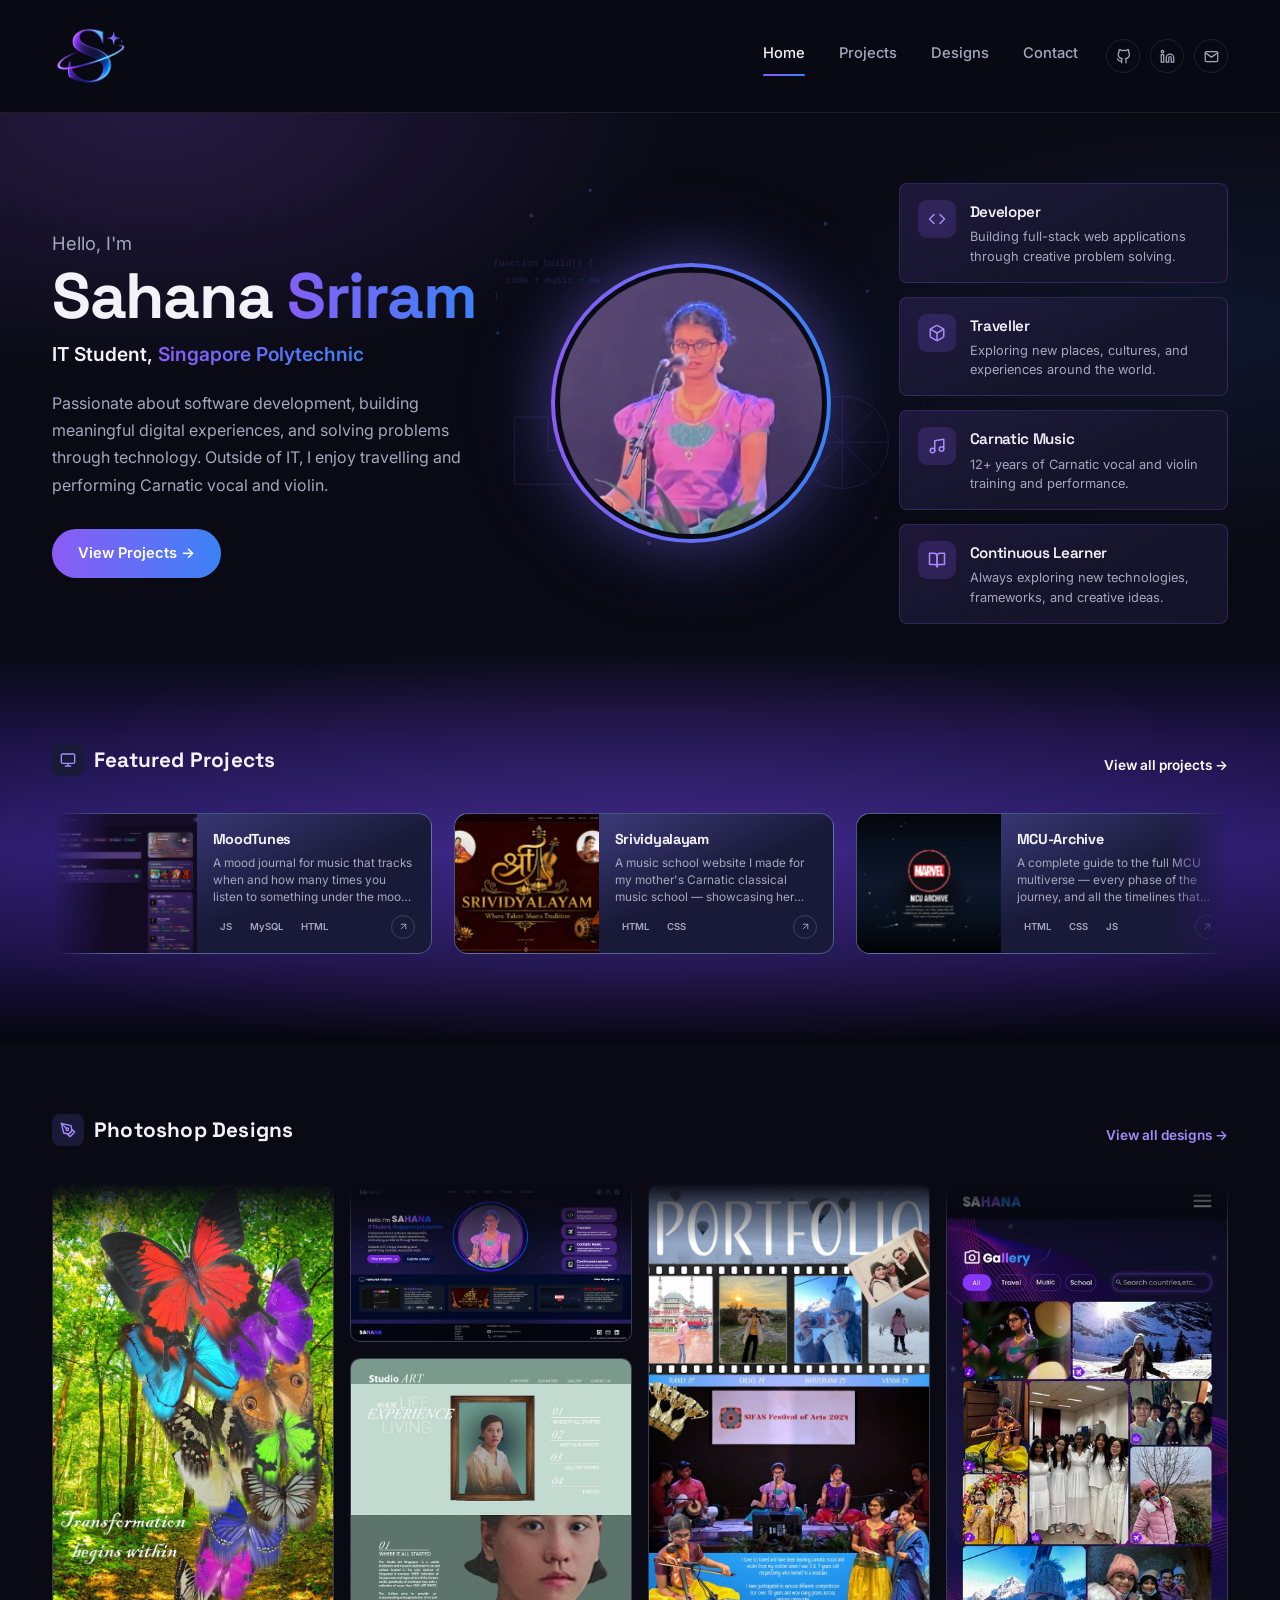
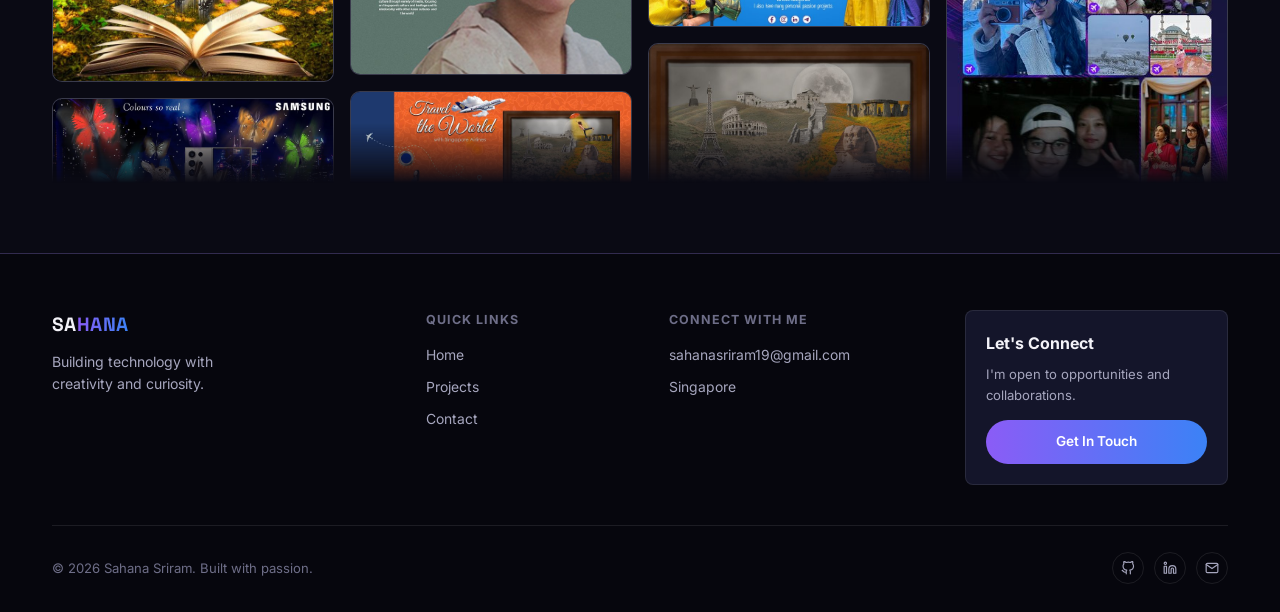
<file: index.html>
<!DOCTYPE html>
<html lang="en">
<head>
<meta charset="UTF-8">
<meta name="viewport" content="width=device-width, initial-scale=1.0">
<title>Sahana Sriram</title>
<link rel="icon" type="image/png" href="images/favicon.png">
<link rel="manifest" href="/manifest.json">
<meta name="description" content="Sahana Sriram — IT student at Singapore Polytechnic building full-stack web applications, and a Carnatic classical vocalist and violinist.">
<link rel="preconnect" href="https://fonts.googleapis.com">
<link href="https://fonts.googleapis.com/css2?family=Space+Grotesk:wght@500;600;700&family=Inter:wght@400;500;600;700&display=swap" rel="stylesheet">
<link rel="stylesheet" href="css/style.css">
</head>
<body>

<div id="navbar-placeholder"></div>

<section class="hero">
  <div class="wrap hero-grid">
    <div>
      <div class="hero-eyebrow">Hello, I'm</div>
      <h1>Sahana<span class="grad-text"> Sriram</span></h1>
      <div class="hero-role"><span class="a">IT Student, </span><span class="b">Singapore Polytechnic</span></div>
      <p class="desc">Passionate about software development, building meaningful digital experiences, and solving problems through technology. Outside of IT, I enjoy travelling and performing Carnatic vocal and violin.</p>
      <div class="btn-row">
        <a href="work.html" class="btn btn-primary">View Projects →</a>
      </div>
    </div>

    <div class="hero-photo-wrap">
      <svg class="hero-bg-deco" viewBox="0 0 500 500" xmlns="http://www.w3.org/2000/svg">
        <g stroke="#8B5CF6" stroke-width="1" opacity="0.35" fill="none">
          <path d="M40 380 L40 300 L80 300 L80 340 L120 340 L120 260 L160 260 L160 380 Z"/>
          <path d="M280 380 L280 200 L300 200 L300 180 L320 180 L320 200 L340 200 L340 380 Z"/>
          <circle cx="430" cy="330" r="55"/>
          <line x1="430" y1="275" x2="430" y2="385"/>
          <line x1="375" y1="330" x2="485" y2="330"/>
          <line x1="392" y1="291" x2="468" y2="369"/>
          <line x1="468" y1="291" x2="392" y2="369"/>
        </g>
        <g fill="#3B82F6" opacity="0.5">
          <circle cx="60" cy="60" r="2.5"/>
          <circle cx="130" cy="30" r="2"/>
          <circle cx="410" cy="70" r="2.5"/>
          <circle cx="460" cy="150" r="2"/>
          <circle cx="20" cy="200" r="2"/>
          <circle cx="470" cy="420" r="2"/>
          <circle cx="200" cy="450" r="2.5"/>
        </g>
        <text x="15" y="120" fill="#8B5CF6" font-family="monospace" font-size="11" opacity="0.4">function build() {</text>
        <text x="30" y="140" fill="#3B82F6" font-family="monospace" font-size="11" opacity="0.4">code + music = me</text>
        <text x="15" y="160" fill="#8B5CF6" font-family="monospace" font-size="11" opacity="0.4">}</text>
      </svg>
      <div class="hero-photo-ring">
        <div class="ring-inner">
          <img src="images/profile.jpg" alt="Sahana Sriram performing Carnatic vocal music">
        </div>
      </div>
    </div>

    <div class="info-cards">
      <div class="info-card">
        <div class="info-icon"><svg viewBox="0 0 24 24" fill="none" stroke-width="2" stroke-linecap="round" stroke-linejoin="round"><polyline points="16 18 22 12 16 6"/><polyline points="8 6 2 12 8 18"/></svg></div>
        <div><h3>Developer</h3><p>Building full-stack web applications through creative problem solving.</p></div>
      </div>
      <div class="info-card">
        <div class="info-icon"><svg viewBox="0 0 24 24" fill="none" stroke-width="2" stroke-linecap="round" stroke-linejoin="round"><path d="M21 16V8a2 2 0 0 0-1-1.73l-7-4a2 2 0 0 0-2 0l-7 4A2 2 0 0 0 3 8v8a2 2 0 0 0 1 1.73l7 4a2 2 0 0 0 2 0l7-4A2 2 0 0 0 21 16z"/><polyline points="3.27 6.96 12 12.01 20.73 6.96"/><line x1="12" y1="22.08" x2="12" y2="12"/></svg></div>
        <div><h3>Traveller</h3><p>Exploring new places, cultures, and experiences around the world.</p></div>
      </div>
      <div class="info-card">
        <div class="info-icon"><svg viewBox="0 0 24 24" fill="none" stroke-width="2" stroke-linecap="round" stroke-linejoin="round"><path d="M9 18V5l12-2v13"/><circle cx="6" cy="18" r="3"/><circle cx="18" cy="16" r="3"/></svg></div>
        <div><h3>Carnatic Music</h3><p>12+ years of Carnatic vocal and violin training and performance.</p></div>
      </div>
      <div class="info-card">
        <div class="info-icon"><svg viewBox="0 0 24 24" fill="none" stroke-width="2" stroke-linecap="round" stroke-linejoin="round"><path d="M2 3h6a4 4 0 0 1 4 4v14a3 3 0 0 0-3-3H2z"/><path d="M22 3h-6a4 4 0 0 0-4 4v14a3 3 0 0 1 3-3h7z"/></svg></div>
        <div><h3>Continuous Learner</h3><p>Always exploring new technologies, frameworks, and creative ideas.</p></div>
      </div>
    </div>
  </div>
</section>

<section class="section reveal alt-bg">
  <div class="wrap">
    <div class="section-head">
      <div class="section-head-left">
        <div class="sec-icon"><svg viewBox="0 0 24 24" fill="none" stroke-width="2" stroke-linecap="round" stroke-linejoin="round"><rect x="2" y="3" width="20" height="14" rx="2"/><line x1="8" y1="21" x2="16" y2="21"/><line x1="12" y1="17" x2="12" y2="21"/></svg></div>
        <h2>Featured Projects</h2>
      </div>
      <a href="work.html" class="view-all">View all projects →</a>
    </div>

    <div class="project-grid compact">
      <div class="project-card-sm mt">
        <div class="thumb-sm mt">
          <img class="thumb-photo" src="images/moodtunes.png" alt="MoodTunes screenshot" onerror="this.style.display='none'">
          <svg viewBox="0 0 100 100" fill="none" xmlns="http://www.w3.org/2000/svg">
            <circle cx="50" cy="50" r="34" stroke="white" stroke-width="2" opacity="0.5"/>
            <path d="M30 60 L30 40 L42 44 L42 64" stroke="white" stroke-width="2.5" stroke-linecap="round" stroke-linejoin="round"/>
            <circle cx="27" cy="63" r="5" stroke="white" stroke-width="2.5"/>
            <circle cx="39" cy="67" r="5" stroke="white" stroke-width="2.5"/>
            <path d="M58 35 L64 38 L64 62" stroke="white" stroke-width="2.5" stroke-linecap="round"/>
            <circle cx="64" cy="65" r="5" stroke="white" stroke-width="2.5"/>
          </svg>
        </div>
        <div class="body-sm">
          <div>
            <h3>MoodTunes</h3>
            <p>A mood journal for music that tracks when and how many times you listen to something under the mood you chose, and makes playlists for you.</p>
          </div>
          <div class="tag-row-sm">
            <div class="tag-chips-sm">
              <span class="tag-chip-sm">JS</span>
              <span class="tag-chip-sm">MySQL</span>
              <span class="tag-chip-sm">HTML</span>
            </div>
            <a href="moodtunes.html" class="arrow-sm" aria-label="View MoodTunes case study">
              <svg viewBox="0 0 24 24" fill="none" stroke="currentColor" stroke-width="2" stroke-linecap="round" stroke-linejoin="round"><line x1="7" y1="17" x2="17" y2="7"/><polyline points="7 7 17 7 17 17"/></svg>
            </a>
          </div>
        </div>
      </div>

      <div class="project-card-sm sv">
        <div class="thumb-sm sv">
          <img class="thumb-photo" src="images/srividyalayam.jpg" alt="Srividyalayam screenshot" onerror="this.style.display='none'">
          <svg viewBox="0 0 100 100" fill="none" xmlns="http://www.w3.org/2000/svg">
            <path d="M30 70 V30 L70 22 V62" stroke="white" stroke-width="2.5" stroke-linecap="round" stroke-linejoin="round"/>
            <circle cx="27" cy="73" r="6" stroke="white" stroke-width="2.5"/>
            <circle cx="67" cy="65" r="6" stroke="white" stroke-width="2.5"/>
          </svg>
        </div>
        <div class="body-sm">
          <div>
            <h3>Srividyalayam</h3>
            <p>A music school website I made for my mother's Carnatic classical music school — showcasing her journey as a musician and teacher.</p>
          </div>
          <div class="tag-row-sm">
            <div class="tag-chips-sm">
              <span class="tag-chip-sm">HTML</span>
              <span class="tag-chip-sm">CSS</span>
            </div>
            <a href="srividyalayam.html" class="arrow-sm" aria-label="View Srividyalayam case study">
              <svg viewBox="0 0 24 24" fill="none" stroke="currentColor" stroke-width="2" stroke-linecap="round" stroke-linejoin="round"><line x1="7" y1="17" x2="17" y2="7"/><polyline points="7 7 17 7 17 17"/></svg>
            </a>
          </div>
        </div>
      </div>

      <div class="project-card-sm mc">
        <div class="thumb-sm mc">
          <img class="thumb-photo" src="images/mcu-archive.png" alt="MCU-Archive screenshot" onerror="this.style.display='none'">
          <svg viewBox="0 0 100 100" fill="none" xmlns="http://www.w3.org/2000/svg">
            <circle cx="50" cy="35" r="14" stroke="white" stroke-width="2.5"/>
            <path d="M50 49 L50 78" stroke="white" stroke-width="2.5" stroke-linecap="round"/>
            <circle cx="30" cy="78" r="4" fill="white"/>
            <circle cx="50" cy="78" r="4" fill="white"/>
            <circle cx="70" cy="78" r="4" fill="white"/>
            <path d="M30 78 L50 78 L70 78" stroke="white" stroke-width="2" stroke-linecap="round"/>
          </svg>
        </div>
        <div class="body-sm">
          <div>
            <h3>MCU-Archive</h3>
            <p>A complete guide to the full MCU multiverse — every phase of the journey, and all the timelines that exist since Iron Man.</p>
          </div>
          <div class="tag-row-sm">
            <div class="tag-chips-sm">
              <span class="tag-chip-sm">HTML</span>
              <span class="tag-chip-sm">CSS</span>
              <span class="tag-chip-sm">JS</span>
            </div>
            <a href="mcu-archive.html" class="arrow-sm" aria-label="View MCU-Archive case study">
              <svg viewBox="0 0 24 24" fill="none" stroke="currentColor" stroke-width="2" stroke-linecap="round" stroke-linejoin="round"><line x1="7" y1="17" x2="17" y2="7"/><polyline points="7 7 17 7 17 17"/></svg>
            </a>
          </div>
        </div>
      </div>

      <div class="project-card-sm n4">
        <div class="thumb-sm n4">
          <img class="thumb-photo" src="images/borderland.png" alt="Project 4 screenshot" onerror="this.style.display='none'">
          <svg viewBox="0 0 100 100" fill="none" xmlns="http://www.w3.org/2000/svg">
            <rect x="22" y="28" width="56" height="44" rx="6" stroke="white" stroke-width="2.5"/>
            <path d="M40 46 L32 50 L40 54 M60 46 L68 50 L60 54" stroke="white" stroke-width="2.5" stroke-linecap="round" stroke-linejoin="round"/>
          </svg>
        </div>
        <div class="body-sm">
          <div>
            <h3>Borderland</h3>
            <p>A wellness quest system where users complete challenges to improve their mental and physical well-being themed to the show Alice in Borderland.</p>
          </div>
          <div class="tag-row-sm">
            <div class="tag-chips-sm">
              <span class="tag-chip-sm">JS</span>
              <span class="tag-chip-sm">HTML</span>
              <span class="tag-chip-sm">MySQL</span>
            </div>
            <a href="borderland.html" class="arrow-sm" aria-label="View Borderland case study">
              <svg viewBox="0 0 24 24" fill="none" stroke="currentColor" stroke-width="2" stroke-linecap="round" stroke-linejoin="round"><line x1="7" y1="17" x2="17" y2="7"/><polyline points="7 7 17 7 17 17"/></svg>
            </a>
          </div>
        </div>
      </div>

      <div class="project-card-sm n5">
        <div class="thumb-sm n5">
          <img class="thumb-photo" src="images/portfolio.png" alt="Project 5 screenshot" onerror="this.style.display='none'">
          <svg viewBox="0 0 100 100" fill="none" xmlns="http://www.w3.org/2000/svg">
            <rect x="22" y="28" width="56" height="44" rx="6" stroke="white" stroke-width="2.5"/>
            <path d="M40 46 L32 50 L40 54 M60 46 L68 50 L60 54" stroke="white" stroke-width="2.5" stroke-linecap="round" stroke-linejoin="round"/>
          </svg>
        </div>
        <div class="body-sm">
          <div>
            <h3>Personal Website</h3>
              <p>My own personal portfolio as a website under development.</p>
            </div>
          <div class="tag-row-sm">
            <div class="tag-chips-sm">
              <span class="tag-chip-sm">HTML</span>
              <span class="tag-chip-sm">CSS</span>
              <span class="tag-chip-sm">JS</span>
            </div>
            <a href="personal-website.html" class="arrow-sm" aria-label="View Personal Website case study">
              <svg viewBox="0 0 24 24" fill="none" stroke="currentColor" stroke-width="2" stroke-linecap="round" stroke-linejoin="round"><line x1="7" y1="17" x2="17" y2="7"/><polyline points="7 7 17 7 17 17"/></svg>
            </a>
          </div>
        </div>
      </div>

      <div class="project-card-sm n6">
        <div class="thumb-sm n6">
          <img class="thumb-photo" src="images/ai-study-buddy.png" alt="AI Study Buddy app screens" onerror="this.style.display='none'">
          <svg viewBox="0 0 100 100" fill="none" xmlns="http://www.w3.org/2000/svg">
            <rect x="33" y="20" width="34" height="60" rx="7" stroke="white" stroke-width="2.5"/>
            <line x1="44" y1="71" x2="56" y2="71" stroke="white" stroke-width="2.5" stroke-linecap="round"/>
          </svg>
        </div>
        <div class="body-sm">
          <div>
            <h3>AI Study Buddy</h3>
            <p>A mobile study companion designed in Figma: wireframes and flows for planning, focus, practice and progress.</p>
          </div>
          <div class="tag-row-sm">
            <div class="tag-chips-sm">
              <span class="tag-chip-sm">Figma</span>
              <span class="tag-chip-sm">UI/UX</span>
              <span class="tag-chip-sm">Mobile</span>
            </div>
            <a href="ai-study-buddy.html" class="arrow-sm" aria-label="View AI Study Buddy case study">
              <svg viewBox="0 0 24 24" fill="none" stroke="currentColor" stroke-width="2" stroke-linecap="round" stroke-linejoin="round"><line x1="7" y1="17" x2="17" y2="7"/><polyline points="7 7 17 7 17 17"/></svg>
            </a>
          </div>
        </div>
      </div>
    </div>
  </div>
</section>

<section class="section reveal" id="designs">
  <div class="wrap">
    <div class="section-head">
      <div class="section-head-left">
        <div class="sec-icon"><svg viewBox="0 0 24 24" fill="none" stroke-width="2" stroke-linecap="round" stroke-linejoin="round"><path d="M12 19l7-7 3 3-7 7-3-3z"/><path d="M18 13l-1.5-7.5L2 2l3.5 14.5L13 18l5-5z"/><path d="M2 2l7.586 7.586"/><circle cx="11" cy="11" r="2"/></svg></div>
        <h2>Photoshop Designs</h2>
      </div>
      <a href="designs.html" class="view-all">View all designs &rarr;</a>
    </div>

    <div class="live-wall" aria-label="Photoshop designs, moving. Hover to pause, click to enlarge.">
      <div class="live-col c1"><div class="live-track">
        <figure class="live-item">
        <button type="button" class="design-btn" data-lightbox="images/transformation.jpg" data-caption="Transformation Begins Within" aria-label="Open design: Transformation Begins Within">
          <img src="images/transformation-thumb.jpg" width="1080" height="1920" loading="lazy" alt="Poster of colourful butterflies rising from an open book in a forest">
          <span class="design-cap"><b>Transformation Begins Within</b><i>Photo manipulation</i></span>
        </button>
      </figure>
        <figure class="live-item">
        <button type="button" class="design-btn" data-lightbox="images/colours-so-real.jpg" data-caption="Colours So Real" aria-label="Open design: Colours So Real">
          <img src="images/colours-so-real-thumb.jpg" width="1366" height="768" loading="lazy" alt="Butterflies, a rabbit in a top hat and a phone against a night city skyline">
          <span class="design-cap"><b>Colours So Real</b><i>Advertising</i></span>
        </button>
      </figure>
        <figure class="live-item">
        <button type="button" class="design-btn" data-lightbox="images/sweet-juicy.jpg" data-caption="Sweet, Juicy, Unstoppable" aria-label="Open design: Sweet, Juicy, Unstoppable">
          <img src="images/sweet-juicy-thumb.jpg" width="800" height="800" loading="lazy" alt="Watermelon slices and a lollipop in a splash of juice">
          <span class="design-cap"><b>Sweet, Juicy, Unstoppable</b><i>Advertising</i></span>
        </button>
      </figure>
        <figure class="live-item">
        <button type="button" class="design-btn" data-lightbox="images/home-mobile.jpg" data-caption="Home Page: Mobile Layout" aria-label="Open design: Home Page: Mobile Layout">
          <img src="images/home-mobile-thumb.jpg" width="1080" height="2940" loading="lazy" alt="Mobile home page design with profile, skill cards and project cards">
          <span class="design-cap"><b>Home Page: Mobile Layout</b><i>Web design</i></span>
        </button>
      </figure>
        <figure class="live-item">
        <button type="button" class="design-btn" data-lightbox="images/filmstrip-banner.jpg" data-caption="Filmstrip Banner" aria-label="Open design: Filmstrip Banner">
          <img src="images/filmstrip-banner-thumb.jpg" width="1357" height="1005" loading="lazy" alt="Curved film strip with five photos of children skating and a family picnic">
          <span class="design-cap"><b>Filmstrip Banner</b><i>Layout</i></span>
        </button>
      </figure>
      </div></div>
      <div class="live-col c2"><div class="live-track">
        <figure class="live-item">
        <button type="button" class="design-btn" data-lightbox="images/portfolio-web.jpg" data-caption="Portfolio Website" aria-label="Open design: Portfolio Website">
          <img src="images/portfolio-web-thumb.jpg" width="1366" height="768" loading="lazy" alt="Dark website design with a profile photo, info cards and featured projects">
          <span class="design-cap"><b>Portfolio Website</b><i>Web design</i></span>
        </button>
      </figure>
        <figure class="live-item">
        <button type="button" class="design-btn" data-lightbox="images/studio-art.jpg" data-caption="Studio Art" aria-label="Open design: Studio Art">
          <img src="images/studio-art-thumb.jpg" width="1366" height="1536" loading="lazy" alt="Soft green web layout for an art studio with a framed portrait">
          <span class="design-cap"><b>Studio Art</b><i>Web design</i></span>
        </button>
      </figure>
        <figure class="live-item">
        <button type="button" class="design-btn" data-lightbox="images/travel-the-world.jpg" data-caption="Travel the World" aria-label="Open design: Travel the World">
          <img src="images/travel-the-world-thumb.jpg" width="1690" height="770" loading="lazy" alt="Orange banner with a framed collage of world landmarks and the line Travel the World">
          <span class="design-cap"><b>Travel the World</b><i>Advertising</i></span>
        </button>
      </figure>
      </div></div>
      <div class="live-col c3"><div class="live-track">
        <figure class="live-item">
        <button type="button" class="design-btn" data-lightbox="images/portfolio-poster.jpg" data-caption="Portfolio" aria-label="Open design: Portfolio">
          <img src="images/portfolio-poster-thumb.jpg" width="1012" height="1600" loading="lazy" alt="Portfolio layout with a film strip of travel photos and a performance photo">
          <span class="design-cap"><b>Portfolio</b><i>Layout</i></span>
        </button>
      </figure>
        <figure class="live-item">
        <button type="button" class="design-btn" data-lightbox="images/wonders.jpg" data-caption="Wonders of the World" aria-label="Open design: Wonders of the World">
          <img src="images/wonders-thumb.jpg" width="1024" height="768" loading="lazy" alt="Framed collage of world landmarks across a field of orange flowers">
          <span class="design-cap"><b>Wonders of the World</b><i>Photo manipulation</i></span>
        </button>
      </figure>
        <figure class="live-item">
        <button type="button" class="design-btn" data-lightbox="images/gallery-web.jpg" data-caption="Gallery Page: Web Layout" aria-label="Open design: Gallery Page: Web Layout">
          <img src="images/gallery-web-thumb.jpg" width="1366" height="768" loading="lazy" alt="Gallery page design with filter chips and a grid of travel and music photos">
          <span class="design-cap"><b>Gallery Page: Web Layout</b><i>Web design</i></span>
        </button>
      </figure>
        <figure class="live-item">
        <button type="button" class="design-btn" data-lightbox="images/celebration-poster.jpg" data-caption="Celebration Poster: National Day" aria-label="Open design: Celebration Poster: National Day">
          <img src="images/celebration-poster-thumb.jpg" width="1366" height="1900" loading="lazy" alt="Singapore National Day poster with a child looking up, a flag, helicopters, fireworks and a film strip of photos">
          <span class="design-cap"><b>Celebration Poster: National Day</b><i>Photo manipulation</i></span>
        </button>
      </figure>
      </div></div>
      <div class="live-col c4"><div class="live-track">
        <figure class="live-item">
        <button type="button" class="design-btn" data-lightbox="images/gallery-mobile.jpg" data-caption="Gallery Page: Mobile Layout" aria-label="Open design: Gallery Page: Mobile Layout">
          <img src="images/gallery-mobile-thumb.jpg" width="1080" height="2940" loading="lazy" alt="Mobile gallery page design with filter chips and a photo grid">
          <span class="design-cap"><b>Gallery Page: Mobile Layout</b><i>Web design</i></span>
        </button>
      </figure>
        <figure class="live-item">
        <button type="button" class="design-btn" data-lightbox="images/fire-ice.jpg" data-caption="Fire and Ice" aria-label="Open design: Fire and Ice">
          <img src="images/fire-ice-thumb.jpg" width="800" height="800" loading="lazy" alt="A fire lion facing an ice dragon on a dark splattered background">
          <span class="design-cap"><b>Fire and Ice</b><i>Photo manipulation</i></span>
        </button>
      </figure>
        <figure class="live-item">
        <button type="button" class="design-btn" data-lightbox="images/dreamscape.jpg" data-caption="Dreamscape of Fashion" aria-label="Open design: Dreamscape of Fashion">
          <img src="images/dreamscape-thumb.jpg" width="1024" height="768" loading="lazy" alt="Handbags and heels standing on reflective water under a blue sky">
          <span class="design-cap"><b>Dreamscape of Fashion</b><i>Advertising</i></span>
        </button>
      </figure>
      </div></div>
    </div>
  </div>
</section>

<footer id="contact">
  <div class="wrap">
    <div class="footer-grid">
      <div class="footer-brand">
        <a class="logo" href="index.html"><span class="a">SA</span><span class="b">HANA</span></a>
        <p>Building technology with creativity and curiosity.</p>
      </div>
      <div class="footer-col">
        <h4>Quick Links</h4>
        <a href="index.html">Home</a>
        <a href="work.html">Projects</a>
        <a href="contact.html">Contact</a>
      </div>
      <div class="footer-col">
        <h4>Connect With Me</h4>
        <span>sahanasriram19@gmail.com</span>
        <span>Singapore</span>
      </div>
      <div class="footer-cta">
        <h4 style="margin-bottom:8px;">Let's Connect</h4>
        <p>I'm open to opportunities and collaborations.</p>
        <a href="mailto:sahanasriram19@gmail.com" class="btn btn-primary">Get In Touch</a>
      </div>
    </div>
    <div class="footer-bottom">
      <span>© 2026 Sahana Sriram. Built with passion.</span>
      <div class="footer-social">
        <a href="https://github.com/sahanasriram19" target="_blank" rel="noopener" aria-label="GitHub"><svg viewBox="0 0 24 24" fill="none" stroke-width="2" stroke-linecap="round" stroke-linejoin="round"><path d="M9 19c-5 1.5-5-2.5-7-3m14 6v-3.87a3.37 3.37 0 0 0-.94-2.61c3.14-.35 6.44-1.54 6.44-7A5.44 5.44 0 0 0 20 4.77 5.07 5.07 0 0 0 19.91 1S18.73.65 16 2.48a13.38 13.38 0 0 0-7 0C6.27.65 5.09 1 5.09 1A5.07 5.07 0 0 0 5 4.77a5.44 5.44 0 0 0-1.5 3.78c0 5.42 3.3 6.61 6.44 7A3.37 3.37 0 0 0 9 18.13V22"/></svg></a>
        <a href="https://www.linkedin.com/in/sahanasriram19" target="_blank" rel="noopener" aria-label="LinkedIn"><svg viewBox="0 0 24 24" fill="none" stroke-width="2" stroke-linecap="round" stroke-linejoin="round"><path d="M16 8a6 6 0 0 1 6 6v7h-4v-7a2 2 0 0 0-2-2 2 2 0 0 0-2 2v7h-4v-7a6 6 0 0 1 6-6z"/><rect x="2" y="9" width="4" height="12"/><circle cx="4" cy="4" r="2"/></svg></a>
        <a href="mailto:sahanasriram19@gmail.com" aria-label="Email"><svg viewBox="0 0 24 24" fill="none" stroke-width="2" stroke-linecap="round" stroke-linejoin="round"><path d="m22 6-10 7L2 6"/><rect x="2" y="4" width="20" height="16" rx="2"/></svg></a>
      </div>
    </div>
  </div>
</footer>

<div class="lightbox" id="lightbox" role="dialog" aria-modal="true" aria-label="Design preview" hidden>
  <button type="button" class="lightbox-close" aria-label="Close preview">&times;</button>
  <button type="button" class="lightbox-nav prev" aria-label="Previous design">&#8249;</button>
  <button type="button" class="lightbox-nav next" aria-label="Next design">&#8250;</button>
  <div class="lightbox-stage"><img id="lightboxImg" alt=""></div>
  <p class="lightbox-caption" id="lightboxCap"></p>
</div>

<button class="to-top" aria-label="Back to top">↑</button>
<script src="js/script.js"></script>
</body>
</html>
</file>
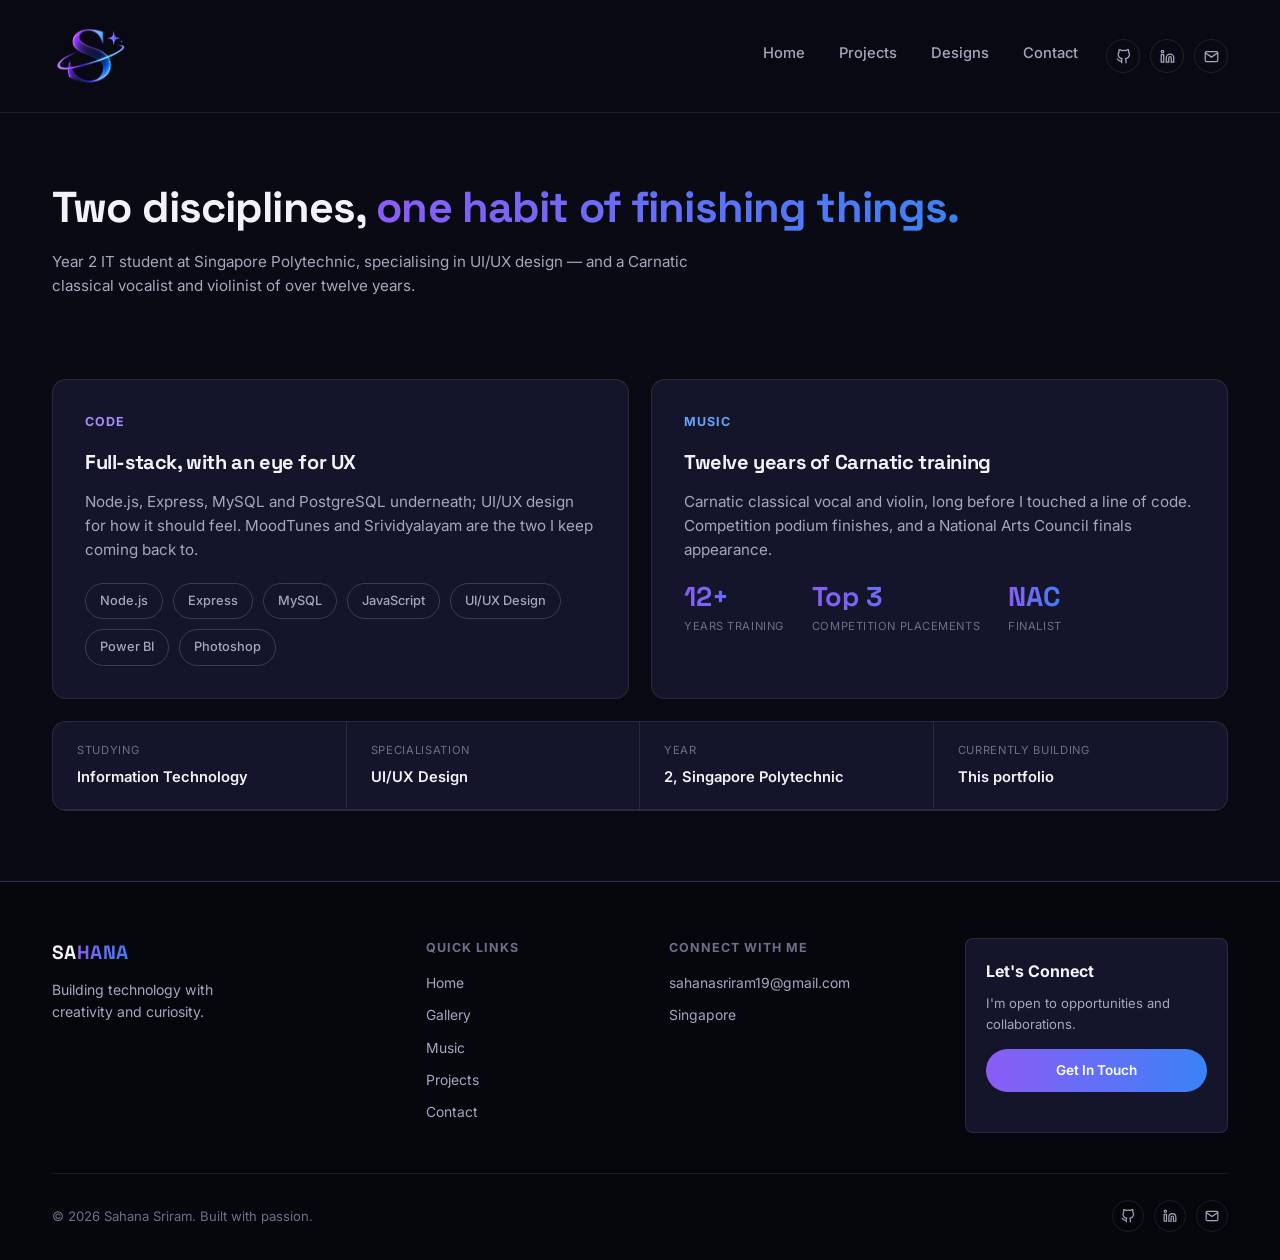
<file: about.html>
<!DOCTYPE html>
<html lang="en">
<head>
<meta charset="UTF-8">
<meta name="viewport" content="width=device-width, initial-scale=1.0">
<title>Music</title>
<link rel="icon" type="image/png" href="images/favicon.png">
<link rel="manifest" href="/manifest.json">
<meta name="description" content="Sahana Sriram — IT student specialising in UI/UX design, and a Carnatic classical vocalist and violinist of over twelve years.">
<link rel="preconnect" href="https://fonts.googleapis.com">
<link href="https://fonts.googleapis.com/css2?family=Space+Grotesk:wght@500;600;700&family=Inter:wght@400;500;600;700&display=swap" rel="stylesheet">
<link rel="stylesheet" href="css/style.css">
</head>
<body>

<div id="navbar-placeholder"></div>

<section class="page-head reveal">
  <div class="wrap">
    <h1>Two disciplines, <span class="grad-text">one habit of finishing things.</span></h1>
    <p class="section-sub" style="max-width:640px;">Year 2 IT student at Singapore Polytechnic, specialising in UI/UX design — and a Carnatic classical vocalist and violinist of over twelve years.</p>
  </div>
</section>

<section class="section reveal">
  <div class="wrap">
    <div class="duality-grid">
      <div class="duality-card code">
        <div class="duality-label">Code</div>
        <h3>Full-stack, with an eye for UX</h3>
        <p>Node.js, Express, MySQL and PostgreSQL underneath; UI/UX design for how it should feel. MoodTunes and Srividyalayam are the two I keep coming back to.</p>
        <div class="stack-tags">
          <span class="tag">Node.js</span>
          <span class="tag">Express</span>
          <span class="tag">MySQL</span>
          <span class="tag">JavaScript</span>
          <span class="tag">UI/UX Design</span>
          <span class="tag">Power BI</span>
          <span class="tag">Photoshop</span>
        </div>
      </div>
      <div class="duality-card music">
        <div class="duality-label">Music</div>
        <h3>Twelve years of Carnatic training</h3>
        <p>Carnatic classical vocal and violin, long before I touched a line of code. Competition podium finishes, and a National Arts Council finals appearance.</p>
        <div class="stat-row">
          <div class="stat"><span class="num">12+</span><span class="label">Years training</span></div>
          <div class="stat"><span class="num">Top 3</span><span class="label">Competition placements</span></div>
          <div class="stat"><span class="num">NAC</span><span class="label">Finalist</span></div>
        </div>
      </div>
    </div>

    <div class="fact-strip">
      <div class="fact-item"><div class="k">Studying</div><div class="v">Information Technology</div></div>
      <div class="fact-item"><div class="k">Specialisation</div><div class="v">UI/UX Design</div></div>
      <div class="fact-item"><div class="k">Year</div><div class="v">2, Singapore Polytechnic</div></div>
      <div class="fact-item"><div class="k">Currently building</div><div class="v">This portfolio</div></div>
    </div>
  </div>
</section>

<footer>
  <div class="wrap">
    <div class="footer-grid">
      <div class="footer-brand">
        <a class="logo" href="index.html"><span class="a">SA</span><span class="b">HANA</span></a>
        <p>Building technology with creativity and curiosity.</p>
      </div>
      <div class="footer-col">
        <h4>Quick Links</h4>
        <a href="index.html">Home</a>
        <a href="gallery.html">Gallery</a>
        <a href="about.html">Music</a>
        <a href="work.html">Projects</a>
        <a href="contact.html">Contact</a>
      </div>
      <div class="footer-col">
        <h4>Connect With Me</h4>
        <span>sahanasriram19@gmail.com</span>
        <span>Singapore</span>
      </div>
      <div class="footer-cta">
        <h4 style="margin-bottom:8px;">Let's Connect</h4>
        <p>I'm open to opportunities and collaborations.</p>
        <a href="mailto:sahanasriram19@gmail.com" class="btn btn-primary">Get In Touch</a>
      </div>
    </div>
    <div class="footer-bottom">
      <span>© 2026 Sahana Sriram. Built with passion.</span>
      <div class="footer-social">
        <a href="https://github.com/sahanasriram19" target="_blank" rel="noopener" aria-label="GitHub"><svg viewBox="0 0 24 24" fill="none" stroke-width="2" stroke-linecap="round" stroke-linejoin="round"><path d="M9 19c-5 1.5-5-2.5-7-3m14 6v-3.87a3.37 3.37 0 0 0-.94-2.61c3.14-.35 6.44-1.54 6.44-7A5.44 5.44 0 0 0 20 4.77 5.07 5.07 0 0 0 19.91 1S18.73.65 16 2.48a13.38 13.38 0 0 0-7 0C6.27.65 5.09 1 5.09 1A5.07 5.07 0 0 0 5 4.77a5.44 5.44 0 0 0-1.5 3.78c0 5.42 3.3 6.61 6.44 7A3.37 3.37 0 0 0 9 18.13V22"/></svg></a>
        <a href="https://www.linkedin.com/in/sahanasriram19" target="_blank" rel="noopener" aria-label="LinkedIn"><svg viewBox="0 0 24 24" fill="none" stroke-width="2" stroke-linecap="round" stroke-linejoin="round"><path d="M16 8a6 6 0 0 1 6 6v7h-4v-7a2 2 0 0 0-2-2 2 2 0 0 0-2 2v7h-4v-7a6 6 0 0 1 6-6z"/><rect x="2" y="9" width="4" height="12"/><circle cx="4" cy="4" r="2"/></svg></a>
        <a href="mailto:sahanasriram19@gmail.com" aria-label="Email"><svg viewBox="0 0 24 24" fill="none" stroke-width="2" stroke-linecap="round" stroke-linejoin="round"><path d="m22 6-10 7L2 6"/><rect x="2" y="4" width="20" height="16" rx="2"/></svg></a>
      </div>
    </div>
  </div>
</footer>

<button class="to-top" aria-label="Back to top">↑</button>
<script src="js/script.js"></script>
</body>
</html>
</file>
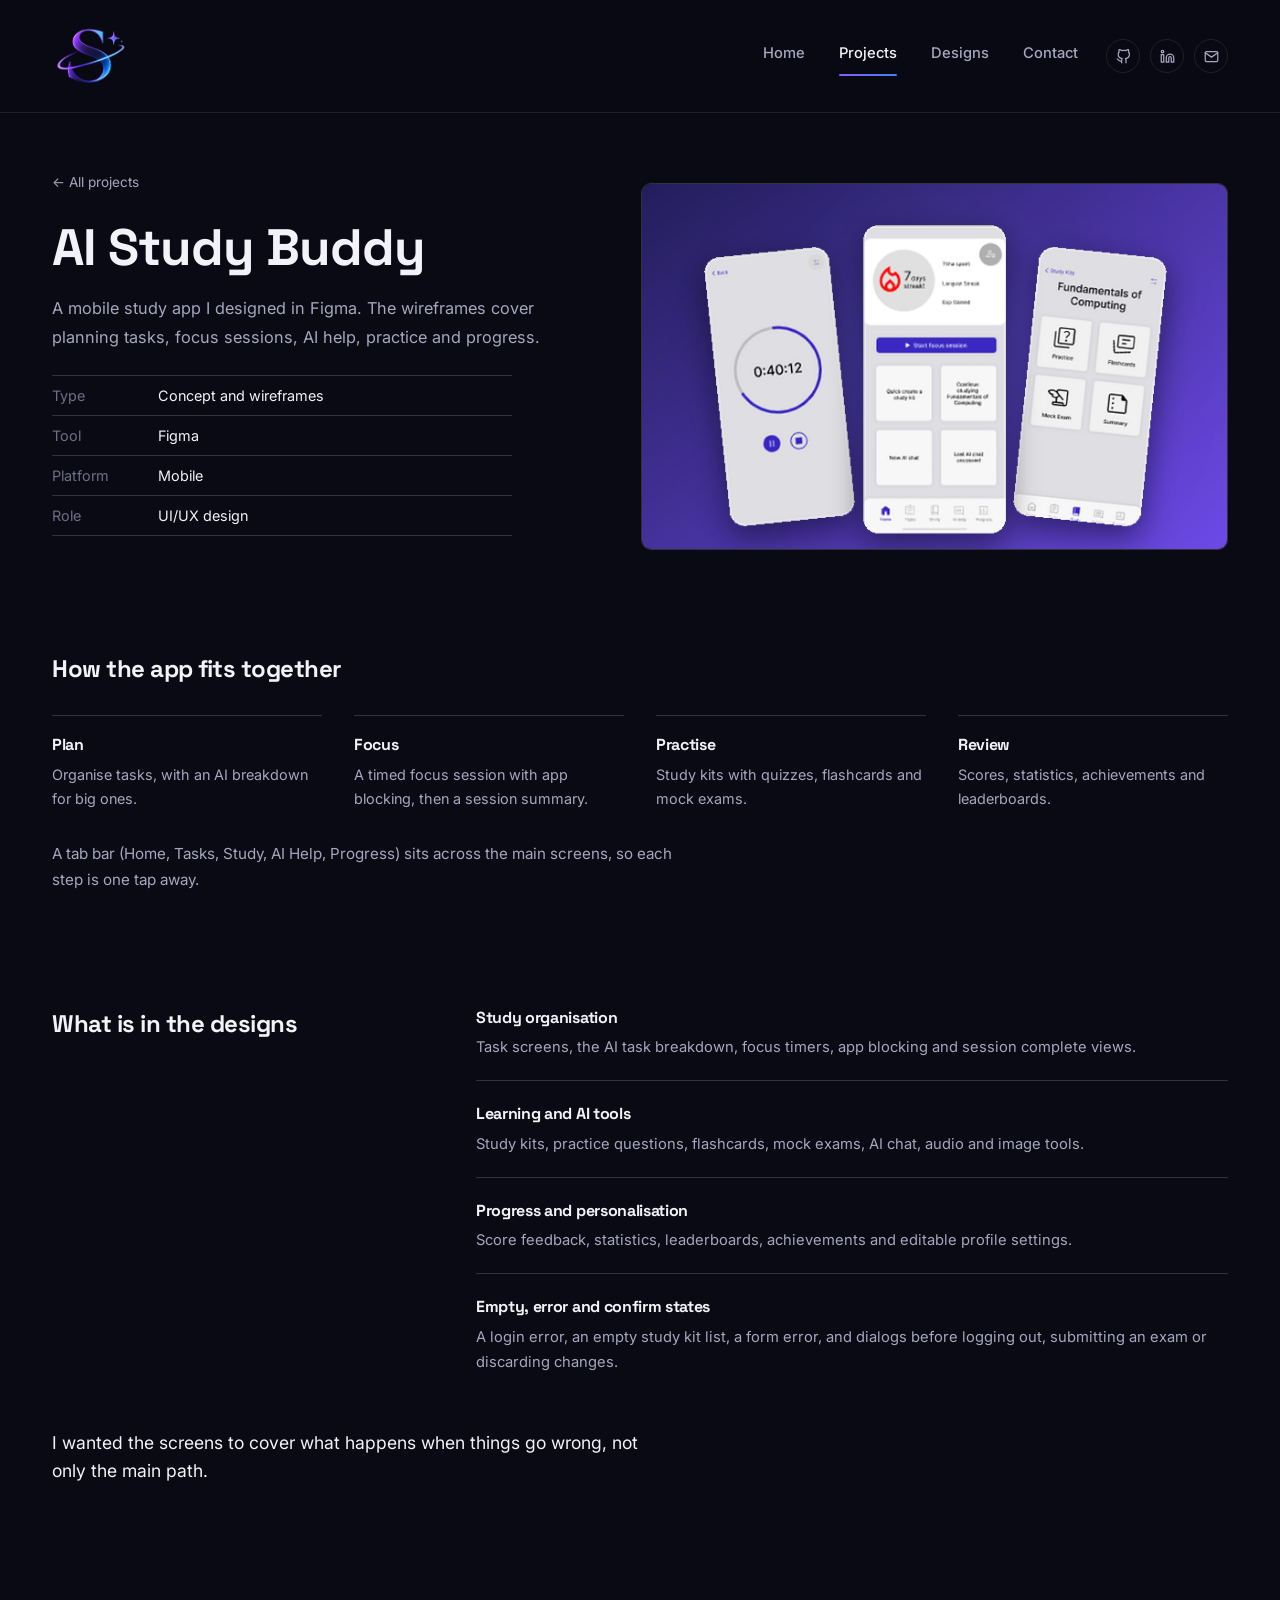
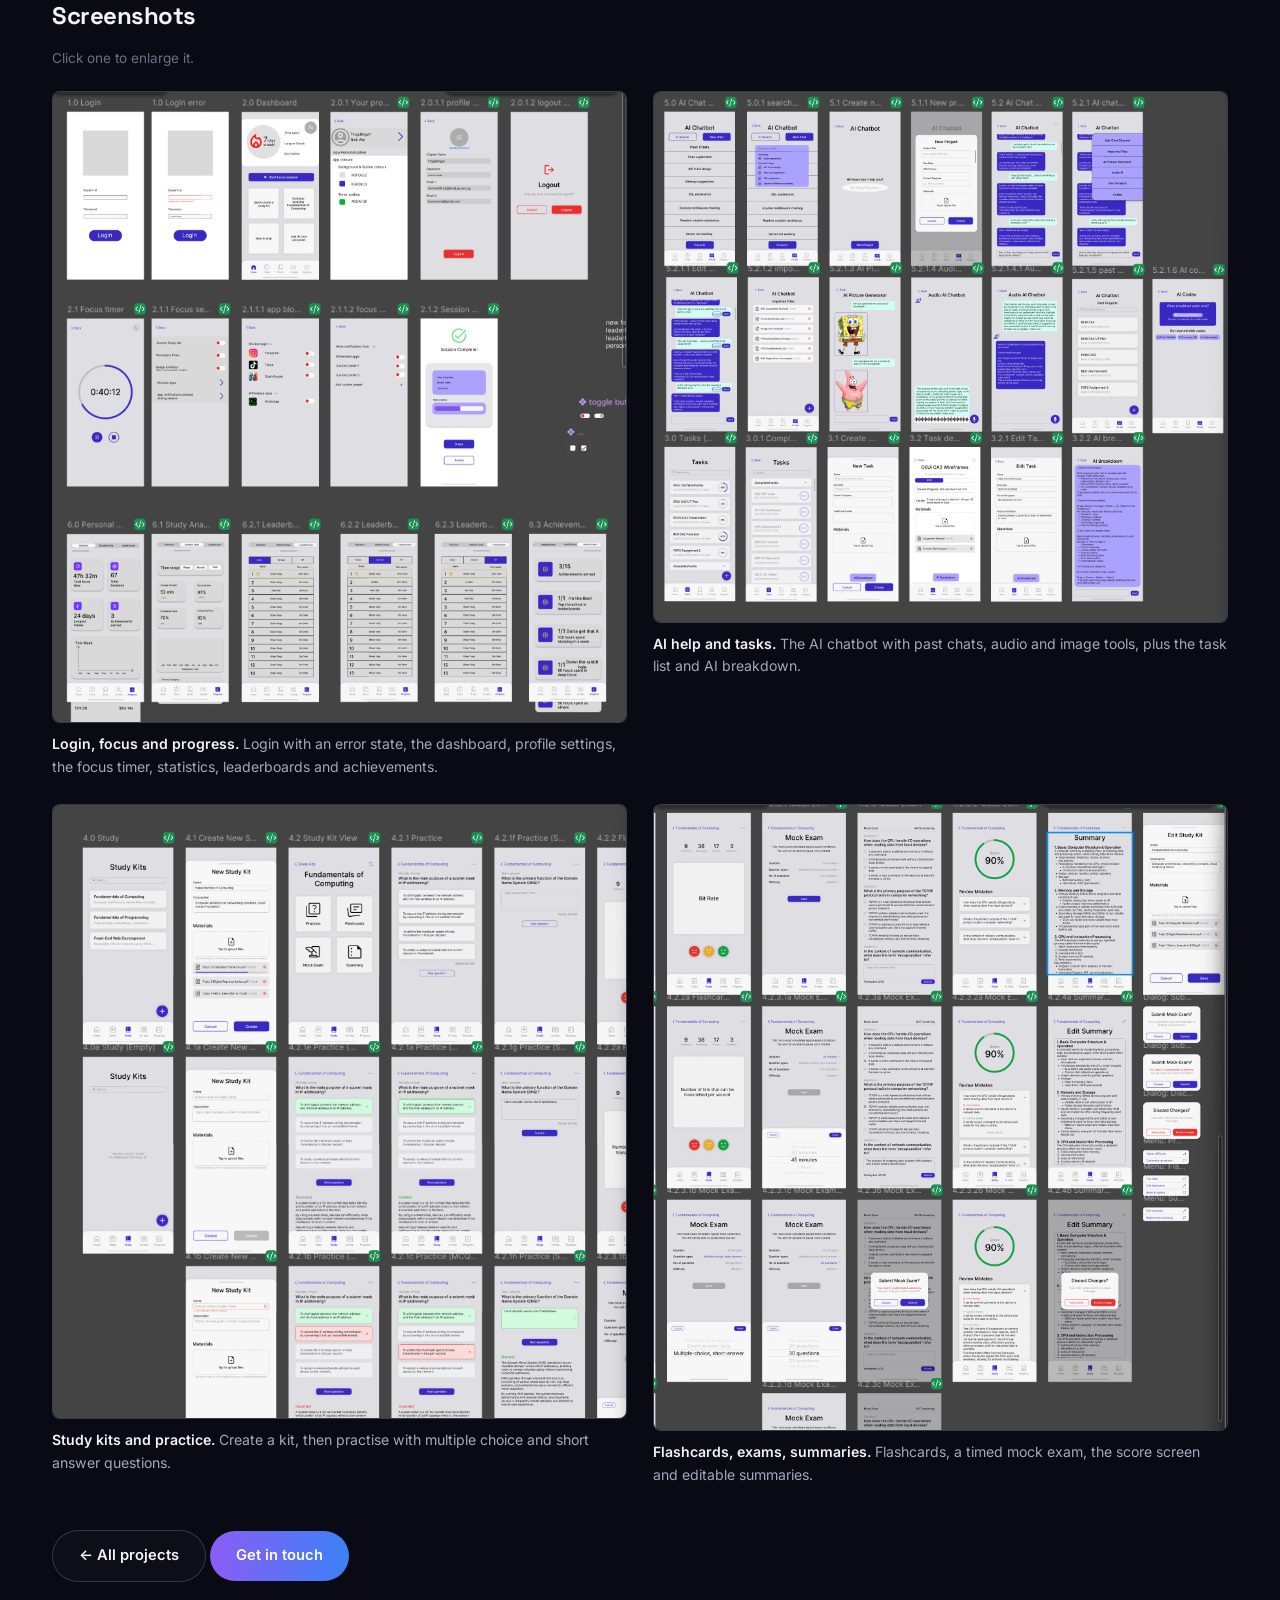
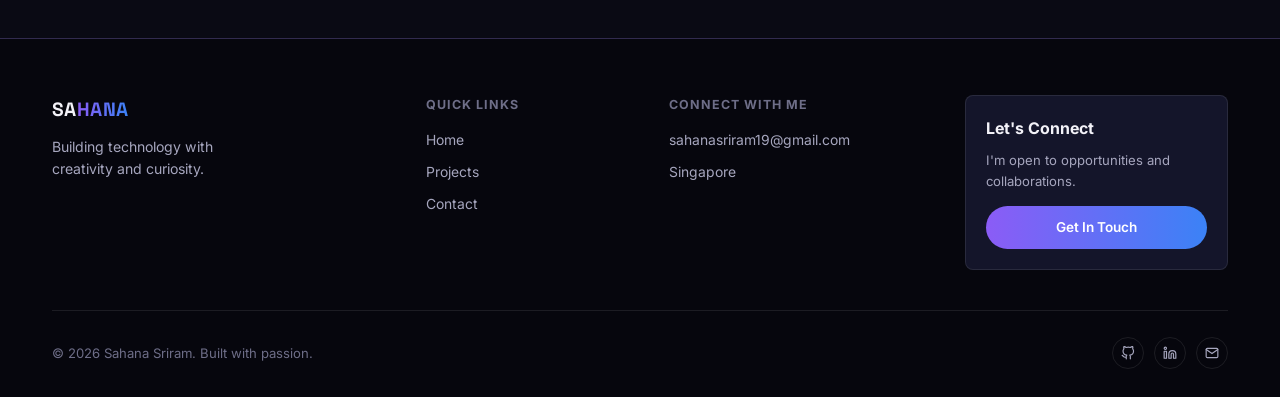
<file: ai-study-buddy.html>
<!DOCTYPE html>
<html lang="en">
<head>
<meta charset="UTF-8">
<meta name="viewport" content="width=device-width, initial-scale=1.0">
<title>AI Study Buddy — Case Study</title>
<link rel="icon" type="image/png" href="images/favicon.png">
<link rel="manifest" href="/manifest.json">
<meta name="description" content="AI Study Buddy: Figma wireframes for a mobile study app.">
<link rel="preconnect" href="https://fonts.googleapis.com">
<link href="https://fonts.googleapis.com/css2?family=Space+Grotesk:wght@500;600;700&family=Inter:wght@400;500;600;700&display=swap" rel="stylesheet">
<link rel="stylesheet" href="css/style.css">
</head>
<body data-parent="work.html">

<div id="navbar-placeholder"></div>

<header class="cs-hero">
  <div class="wrap cs-hero-grid">
    <div>
      <a href="work.html" class="cs-back">&larr; All projects</a>
      <h1>AI Study Buddy</h1>
      <p class="cs-lede">A mobile study app I designed in Figma. The wireframes cover planning tasks, focus sessions, AI help, practice and progress.</p>
      <ul class="cs-facts"><li><span>Type</span>Concept and wireframes</li><li><span>Tool</span>Figma</li><li><span>Platform</span>Mobile</li><li><span>Role</span>UI/UX design</li></ul>
      <!-- Add your Figma prototype link here when you have one:
      <div class="btn-row"><a href="YOUR-FIGMA-LINK" target="_blank" rel="noopener" class="btn btn-primary">Open in Figma &#8599;</a></div> -->
    </div>
    <div class="cs-hero-visual">
      <img src="images/ai-study-buddy.png" width="640" height="400" alt="Three screens from the app: dashboard, focus timer and a study kit">
    </div>
  </div>
</header>

<section class="cs-section reveal">
  <div class="wrap">
    <h2>How the app fits together</h2>
    <div class="cs-steps"><div><h3>Plan</h3><p>Organise tasks, with an AI breakdown for big ones.</p></div><div><h3>Focus</h3><p>A timed focus session with app blocking, then a session summary.</p></div><div><h3>Practise</h3><p>Study kits with quizzes, flashcards and mock exams.</p></div><div><h3>Review</h3><p>Scores, statistics, achievements and leaderboards.</p></div></div>
    <p class="cs-aside">A tab bar (Home, Tasks, Study, AI Help, Progress) sits across the main screens, so each step is one tap away.</p>
  </div>
</section>

<section class="cs-section reveal">
  <div class="wrap cs-split">
    <h2>What is in the designs</h2>
    <div class="cs-list"><div class="cs-item"><h3>Study organisation</h3><p>Task screens, the AI task breakdown, focus timers, app blocking and session complete views.</p></div><div class="cs-item"><h3>Learning and AI tools</h3><p>Study kits, practice questions, flashcards, mock exams, AI chat, audio and image tools.</p></div><div class="cs-item"><h3>Progress and personalisation</h3><p>Score feedback, statistics, leaderboards, achievements and editable profile settings.</p></div><div class="cs-item"><h3>Empty, error and confirm states</h3><p>A login error, an empty study kit list, a form error, and dialogs before logging out, submitting an exam or discarding changes.</p></div></div>
  </div>
  <div class="wrap">
    <p class="cs-closing">I wanted the screens to cover what happens when things go wrong, not only the main path.</p>
  </div>
</section>

<section class="cs-section reveal" id="screens">
  <div class="wrap">
    <h2>Screenshots</h2>
    <p class="cs-hint">Click one to enlarge it.</p>
    <div class="cs-boards">
      <figure class="cs-board">
        <button type="button" class="cs-board-btn" data-lightbox="images/study-buddy-1.png" data-caption="Login, focus and progress" aria-label="Open screenshot: Login, focus and progress">
          <img src="images/study-buddy-1.png" width="879" height="966" loading="lazy" alt="Figma board: login, dashboard, focus timer, statistics, leaderboards and achievements">
        </button>
        <figcaption><strong>Login, focus and progress.</strong> Login with an error state, the dashboard, profile settings, the focus timer, statistics, leaderboards and achievements.</figcaption>
      </figure>

      <figure class="cs-board">
        <button type="button" class="cs-board-btn" data-lightbox="images/study-buddy-2.png" data-caption="AI help and tasks" aria-label="Open screenshot: AI help and tasks">
          <img src="images/study-buddy-2.png" width="876" height="809" loading="lazy" alt="Figma board: AI chatbot and task screens">
        </button>
        <figcaption><strong>AI help and tasks.</strong> The AI chatbot with past chats, audio and image tools, plus the task list and AI breakdown.</figcaption>
      </figure>

      <figure class="cs-board">
        <button type="button" class="cs-board-btn" data-lightbox="images/study-buddy-3.png" data-caption="Study kits and practice" aria-label="Open screenshot: Study kits and practice">
          <img src="images/study-buddy-3.png" width="877" height="938" loading="lazy" alt="Figma board: study kits and practice questions">
        </button>
        <figcaption><strong>Study kits and practice.</strong> Create a kit, then practise with multiple choice and short answer questions.</figcaption>
      </figure>

      <figure class="cs-board">
        <button type="button" class="cs-board-btn" data-lightbox="images/study-buddy-4.png" data-caption="Flashcards, exams, summaries" aria-label="Open screenshot: Flashcards, exams, summaries">
          <img src="images/study-buddy-4.png" width="889" height="970" loading="lazy" alt="Figma board: flashcards, mock exam and summaries">
        </button>
        <figcaption><strong>Flashcards, exams, summaries.</strong> Flashcards, a timed mock exam, the score screen and editable summaries.</figcaption>
      </figure>
    </div>
    <div class="btn-row cs-end">
      <a href="work.html" class="btn btn-ghost">&larr; All projects</a>
      <a href="mailto:sahanasriram19@gmail.com" class="btn btn-primary">Get in touch</a>
    </div>
  </div>
</section>

<div class="lightbox" id="lightbox" role="dialog" aria-modal="true" aria-label="Screenshot preview" hidden>
  <button type="button" class="lightbox-close" aria-label="Close preview">&times;</button>
  <div class="lightbox-stage"><img id="lightboxImg" alt=""></div>
  <p class="lightbox-caption" id="lightboxCap"></p>
</div>

<footer>
  <div class="wrap">
    <div class="footer-grid">
      <div class="footer-brand">
        <a class="logo" href="index.html"><span class="a">SA</span><span class="b">HANA</span></a>
        <p>Building technology with creativity and curiosity.</p>
      </div>
      <div class="footer-col">
        <h4>Quick Links</h4>
        <a href="index.html">Home</a>
        <a href="work.html">Projects</a>
        <a href="index.html#contact">Contact</a>
      </div>
      <div class="footer-col">
        <h4>Connect With Me</h4>
        <span>sahanasriram19@gmail.com</span>
        <span>Singapore</span>
      </div>
      <div class="footer-cta">
        <h4 style="margin-bottom:8px;">Let's Connect</h4>
        <p>I'm open to opportunities and collaborations.</p>
        <a href="mailto:sahanasriram19@gmail.com" class="btn btn-primary">Get In Touch</a>
      </div>
    </div>
    <div class="footer-bottom">
      <span>© 2026 Sahana Sriram. Built with passion.</span>
      <div class="footer-social">
        <a href="https://github.com/sahanasriram19" target="_blank" rel="noopener" aria-label="GitHub"><svg viewBox="0 0 24 24" fill="none" stroke-width="2" stroke-linecap="round" stroke-linejoin="round"><path d="M9 19c-5 1.5-5-2.5-7-3m14 6v-3.87a3.37 3.37 0 0 0-.94-2.61c3.14-.35 6.44-1.54 6.44-7A5.44 5.44 0 0 0 20 4.77 5.07 5.07 0 0 0 19.91 1S18.73.65 16 2.48a13.38 13.38 0 0 0-7 0C6.27.65 5.09 1 5.09 1A5.07 5.07 0 0 0 5 4.77a5.44 5.44 0 0 0-1.5 3.78c0 5.42 3.3 6.61 6.44 7A3.37 3.37 0 0 0 9 18.13V22"/></svg></a>
        <a href="https://www.linkedin.com/in/sahanasriram19" target="_blank" rel="noopener" aria-label="LinkedIn"><svg viewBox="0 0 24 24" fill="none" stroke-width="2" stroke-linecap="round" stroke-linejoin="round"><path d="M16 8a6 6 0 0 1 6 6v7h-4v-7a2 2 0 0 0-2-2 2 2 0 0 0-2 2v7h-4v-7a6 6 0 0 1 6-6z"/><rect x="2" y="9" width="4" height="12"/><circle cx="4" cy="4" r="2"/></svg></a>
        <a href="mailto:sahanasriram19@gmail.com" aria-label="Email"><svg viewBox="0 0 24 24" fill="none" stroke-width="2" stroke-linecap="round" stroke-linejoin="round"><path d="m22 6-10 7L2 6"/><rect x="2" y="4" width="20" height="16" rx="2"/></svg></a>
      </div>
    </div>
  </div>
</footer>

<button class="to-top" aria-label="Back to top">↑</button>
<script src="js/script.js"></script>
</body>
</html>
</file>
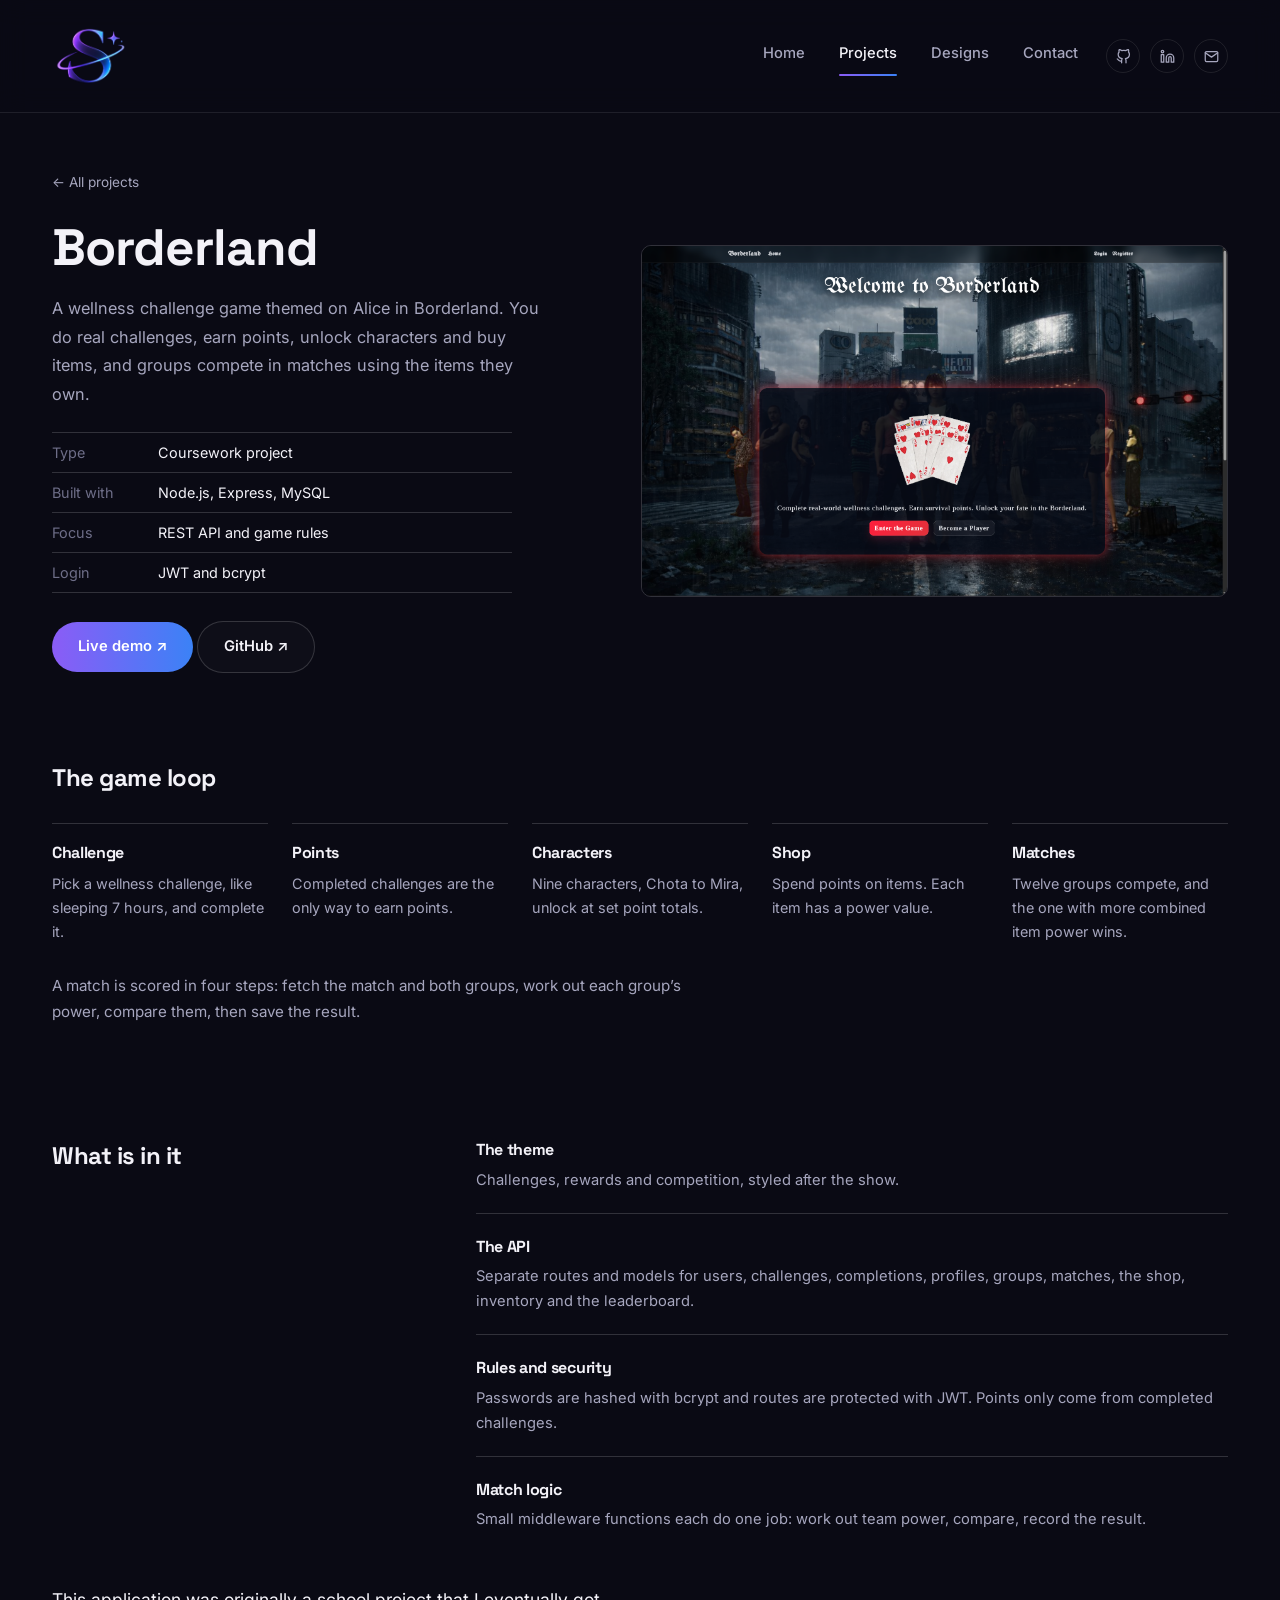
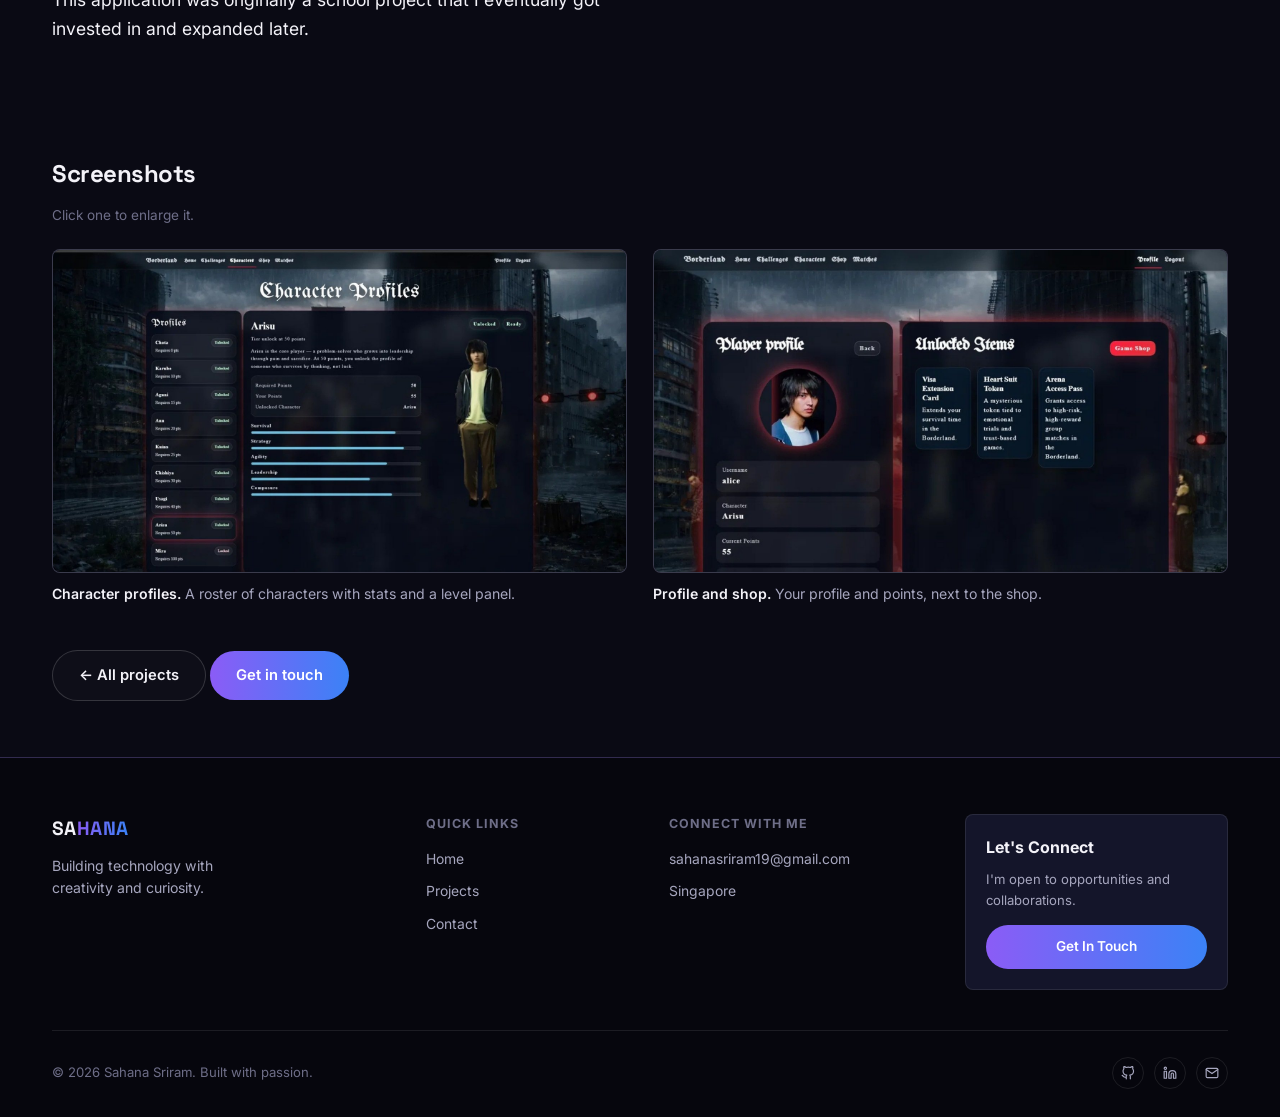
<file: borderland.html>
<!DOCTYPE html>
<html lang="en">
<head>
<meta charset="UTF-8">
<meta name="viewport" content="width=device-width, initial-scale=1.0">
<title>Borderland — Case Study</title>
<link rel="icon" type="image/png" href="images/favicon.png">
<link rel="manifest" href="/manifest.json">
<meta name="description" content="Borderland: an Alice in Borderland themed wellness game with a REST API and team matches.">
<link rel="preconnect" href="https://fonts.googleapis.com">
<link href="https://fonts.googleapis.com/css2?family=Space+Grotesk:wght@500;600;700&family=Inter:wght@400;500;600;700&display=swap" rel="stylesheet">
<link rel="stylesheet" href="css/style.css">
</head>
<body data-parent="work.html">

<div id="navbar-placeholder"></div>

<header class="cs-hero">
  <div class="wrap cs-hero-grid">
    <div>
      <a href="work.html" class="cs-back">&larr; All projects</a>
      <h1>Borderland</h1>
      <p class="cs-lede">A wellness challenge game themed on Alice in Borderland. You do real challenges, earn points, unlock characters and buy items, and groups compete in matches using the items they own.</p>
      <ul class="cs-facts"><li><span>Type</span>Coursework project</li><li><span>Built with</span>Node.js, Express, MySQL</li><li><span>Focus</span>REST API and game rules</li><li><span>Login</span>JWT and bcrypt</li></ul>
      <div class="btn-row">
        <a href="https://alice-in-borderland-bed.vercel.app/" target="_blank" rel="noopener" class="btn btn-primary">Live demo &#8599;</a>
        <a href="https://github.com/sahanasriram19/alice-in-borderland" target="_blank" rel="noopener" class="btn btn-ghost">GitHub &#8599;</a>
      </div>
    </div>
    <div class="cs-hero-visual">
      <img src="images/borderland.png" width="1600" height="900" alt="Borderland character profiles page with stat bars">
    </div>
  </div>
</header>

<section class="cs-section reveal">
  <div class="wrap">
    <h2>The game loop</h2>
    <div class="cs-steps five"><div><h3>Challenge</h3><p>Pick a wellness challenge, like sleeping 7 hours, and complete it.</p></div><div><h3>Points</h3><p>Completed challenges are the only way to earn points.</p></div><div><h3>Characters</h3><p>Nine characters, Chota to Mira, unlock at set point totals.</p></div><div><h3>Shop</h3><p>Spend points on items. Each item has a power value.</p></div><div><h3>Matches</h3><p>Twelve groups compete, and the one with more combined item power wins.</p></div></div>
    <p class="cs-aside">A match is scored in four steps: fetch the match and both groups, work out each group’s power, compare them, then save the result.</p>
  </div>
</section>

<section class="cs-section reveal">
  <div class="wrap cs-split">
    <h2>What is in it</h2>
    <div class="cs-list"><div class="cs-item"><h3>The theme</h3><p>Challenges, rewards and competition, styled after the show.</p></div><div class="cs-item"><h3>The API</h3><p>Separate routes and models for users, challenges, completions, profiles, groups, matches, the shop, inventory and the leaderboard.</p></div><div class="cs-item"><h3>Rules and security</h3><p>Passwords are hashed with bcrypt and routes are protected with JWT. Points only come from completed challenges.</p></div><div class="cs-item"><h3>Match logic</h3><p>Small middleware functions each do one job: work out team power, compare, record the result.</p></div></div>
  </div>
  <div class="wrap">
    <p class="cs-closing">This application was originally a school project that I eventually got invested in and expanded later.</p>
  </div>
</section>

<section class="cs-section reveal" id="screens">
  <div class="wrap">
    <h2>Screenshots</h2>
    <p class="cs-hint">Click one to enlarge it.</p>
    <div class="cs-boards">
      <figure class="cs-board">
        <button type="button" class="cs-board-btn" data-lightbox="images/borderland-1.jpg" data-caption="Character profiles" aria-label="Open screenshot: Character profiles">
          <img src="images/borderland-1.jpg" width="1600" height="900" loading="lazy" alt="Borderland character profiles page with stat bars">
        </button>
        <figcaption><strong>Character profiles.</strong> A roster of characters with stats and a level panel.</figcaption>
      </figure>

      <figure class="cs-board">
        <button type="button" class="cs-board-btn" data-lightbox="images/borderland-2.jpg" data-caption="Profile and shop" aria-label="Open screenshot: Profile and shop">
          <img src="images/borderland-2.jpg" width="1600" height="900" loading="lazy" alt="Borderland player profile beside the item shop">
        </button>
        <figcaption><strong>Profile and shop.</strong> Your profile and points, next to the shop.</figcaption>
      </figure>
    </div>
    <div class="btn-row cs-end">
      <a href="work.html" class="btn btn-ghost">&larr; All projects</a>
      <a href="mailto:sahanasriram19@gmail.com" class="btn btn-primary">Get in touch</a>
    </div>
  </div>
</section>

<div class="lightbox" id="lightbox" role="dialog" aria-modal="true" aria-label="Screenshot preview" hidden>
  <button type="button" class="lightbox-close" aria-label="Close preview">&times;</button>
  <div class="lightbox-stage"><img id="lightboxImg" alt=""></div>
  <p class="lightbox-caption" id="lightboxCap"></p>
</div>

<footer>
  <div class="wrap">
    <div class="footer-grid">
      <div class="footer-brand">
        <a class="logo" href="index.html"><span class="a">SA</span><span class="b">HANA</span></a>
        <p>Building technology with creativity and curiosity.</p>
      </div>
      <div class="footer-col">
        <h4>Quick Links</h4>
        <a href="index.html">Home</a>
        <a href="work.html">Projects</a>
        <a href="index.html#contact">Contact</a>
      </div>
      <div class="footer-col">
        <h4>Connect With Me</h4>
        <span>sahanasriram19@gmail.com</span>
        <span>Singapore</span>
      </div>
      <div class="footer-cta">
        <h4 style="margin-bottom:8px;">Let's Connect</h4>
        <p>I'm open to opportunities and collaborations.</p>
        <a href="mailto:sahanasriram19@gmail.com" class="btn btn-primary">Get In Touch</a>
      </div>
    </div>
    <div class="footer-bottom">
      <span>© 2026 Sahana Sriram. Built with passion.</span>
      <div class="footer-social">
        <a href="https://github.com/sahanasriram19" target="_blank" rel="noopener" aria-label="GitHub"><svg viewBox="0 0 24 24" fill="none" stroke-width="2" stroke-linecap="round" stroke-linejoin="round"><path d="M9 19c-5 1.5-5-2.5-7-3m14 6v-3.87a3.37 3.37 0 0 0-.94-2.61c3.14-.35 6.44-1.54 6.44-7A5.44 5.44 0 0 0 20 4.77 5.07 5.07 0 0 0 19.91 1S18.73.65 16 2.48a13.38 13.38 0 0 0-7 0C6.27.65 5.09 1 5.09 1A5.07 5.07 0 0 0 5 4.77a5.44 5.44 0 0 0-1.5 3.78c0 5.42 3.3 6.61 6.44 7A3.37 3.37 0 0 0 9 18.13V22"/></svg></a>
        <a href="https://www.linkedin.com/in/sahanasriram19" target="_blank" rel="noopener" aria-label="LinkedIn"><svg viewBox="0 0 24 24" fill="none" stroke-width="2" stroke-linecap="round" stroke-linejoin="round"><path d="M16 8a6 6 0 0 1 6 6v7h-4v-7a2 2 0 0 0-2-2 2 2 0 0 0-2 2v7h-4v-7a6 6 0 0 1 6-6z"/><rect x="2" y="9" width="4" height="12"/><circle cx="4" cy="4" r="2"/></svg></a>
        <a href="mailto:sahanasriram19@gmail.com" aria-label="Email"><svg viewBox="0 0 24 24" fill="none" stroke-width="2" stroke-linecap="round" stroke-linejoin="round"><path d="m22 6-10 7L2 6"/><rect x="2" y="4" width="20" height="16" rx="2"/></svg></a>
      </div>
    </div>
  </div>
</footer>

<button class="to-top" aria-label="Back to top">↑</button>
<script src="js/script.js"></script>
</body>
</html>
</file>
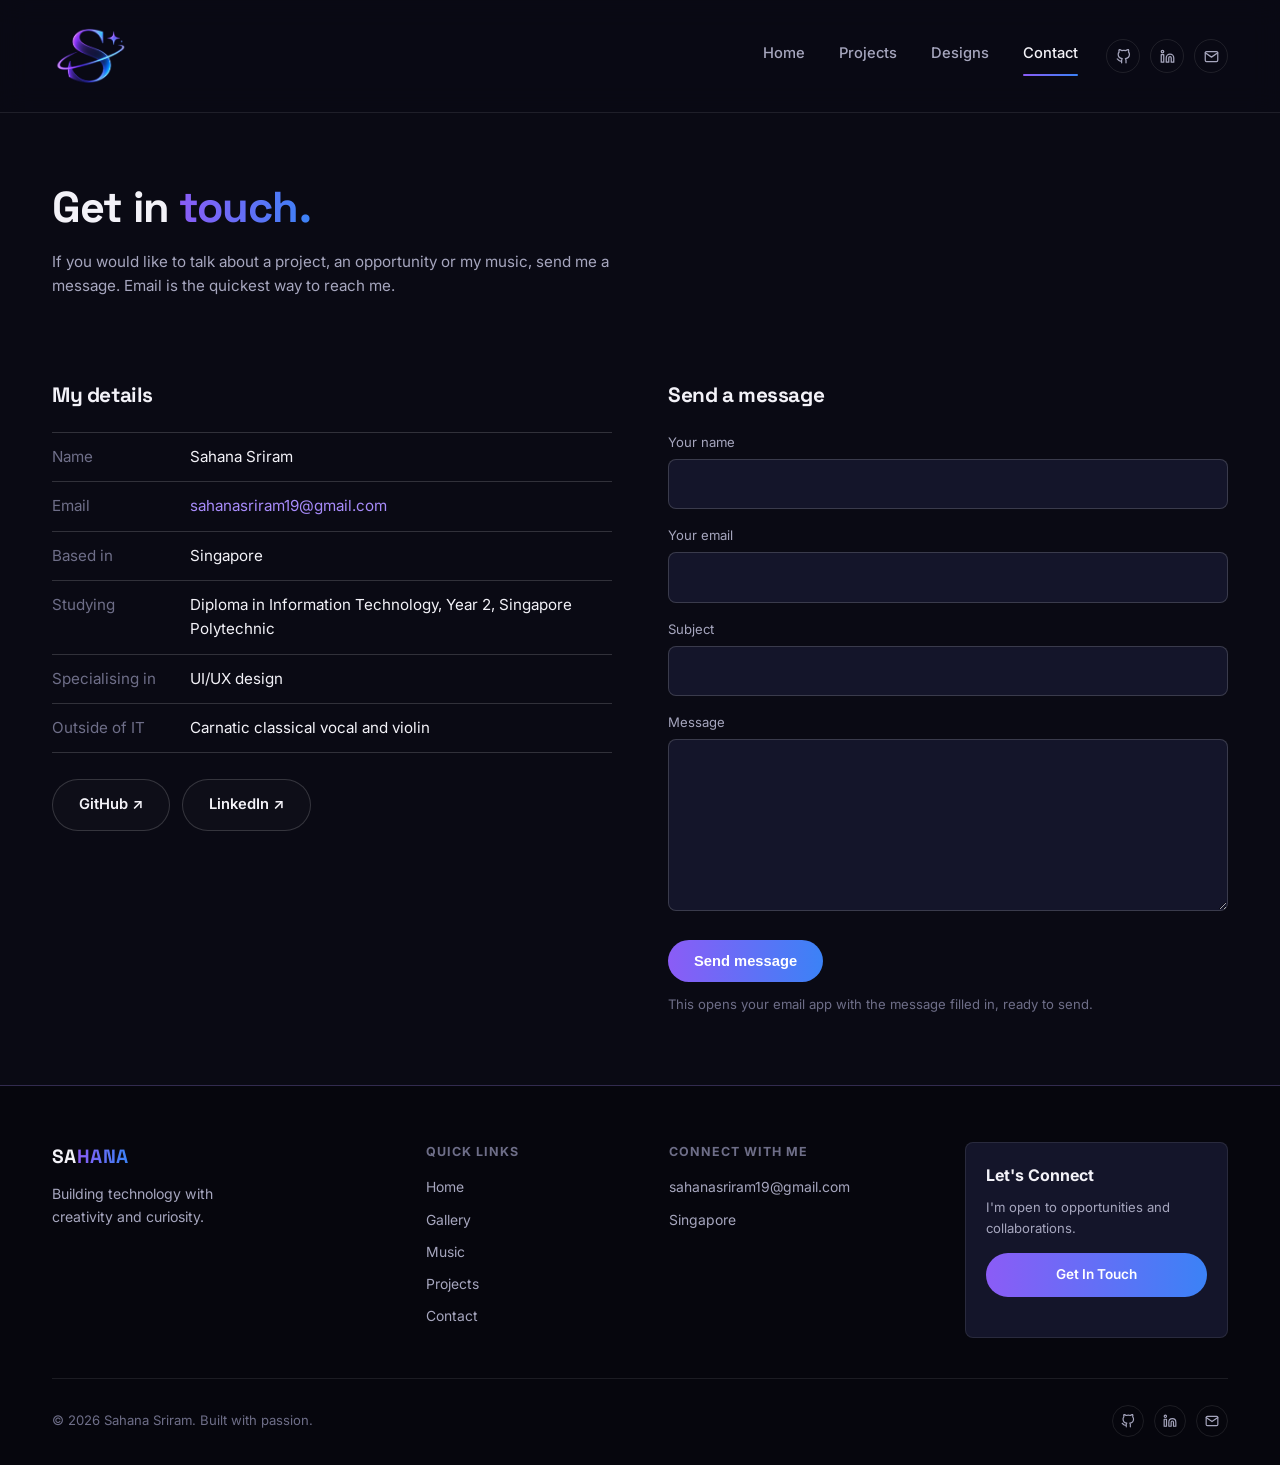
<file: contact.html>
<!DOCTYPE html>
<html lang="en">
<head>
<meta charset="UTF-8">
<meta name="viewport" content="width=device-width, initial-scale=1.0">
<title>Contact</title>
<link rel="icon" type="image/png" href="images/favicon.png">
<link rel="manifest" href="/manifest.json">
<meta name="description" content="Contact Sahana Sriram, a Year 2 IT student at Singapore Polytechnic specialising in UI/UX design.">
<link rel="preconnect" href="https://fonts.googleapis.com">
<link href="https://fonts.googleapis.com/css2?family=Space+Grotesk:wght@500;600;700&family=Inter:wght@400;500;600;700&display=swap" rel="stylesheet">
<link rel="stylesheet" href="css/style.css">
</head>
<body>

<div id="navbar-placeholder"></div>

<section class="page-head reveal">
  <div class="wrap">
    <h1>Get in <span class="grad-text">touch.</span></h1>
    <p class="section-sub" style="max-width:600px;">If you would like to talk about a project, an opportunity or my music, send me a message. Email is the quickest way to reach me.</p>
  </div>
</section>

<section class="section reveal">
  <div class="wrap contact-grid">

    <div class="contact-details">
      <h2>My details</h2>
      <dl class="contact-list">
        <div><dt>Name</dt><dd>Sahana Sriram</dd></div>
        <div><dt>Email</dt><dd><a href="mailto:sahanasriram19@gmail.com">sahanasriram19@gmail.com</a></dd></div>
        <div><dt>Based in</dt><dd>Singapore</dd></div>
        <div><dt>Studying</dt><dd>Diploma in Information Technology, Year 2, Singapore Polytechnic</dd></div>
        <div><dt>Specialising in</dt><dd>UI/UX design</dd></div>
        <div><dt>Outside of IT</dt><dd>Carnatic classical vocal and violin</dd></div>
      </dl>

      <div class="contact-links">
        <a href="https://github.com/sahanasriram19" target="_blank" rel="noopener" class="btn btn-ghost btn-sm">GitHub &#8599;</a>
        <a href="https://www.linkedin.com/in/sahanasriram19" target="_blank" rel="noopener" class="btn btn-ghost btn-sm">LinkedIn &#8599;</a>
      </div>
    </div>

    <form class="contact-form" id="contactForm" novalidate>
      <h2>Send a message</h2>

      <label for="cName">Your name</label>
      <input type="text" id="cName" name="name" autocomplete="name" required>

      <label for="cEmail">Your email</label>
      <input type="email" id="cEmail" name="email" autocomplete="email" required>

      <label for="cSubject">Subject</label>
      <input type="text" id="cSubject" name="subject">

      <label for="cMessage">Message</label>
      <textarea id="cMessage" name="message" rows="6" required></textarea>

      <button type="submit" class="btn btn-primary">Send message</button>
      <p class="form-note" id="formNote" role="status">This opens your email app with the message filled in, ready to send.</p>
    </form>

  </div>
</section>

<footer>
  <div class="wrap">
    <div class="footer-grid">
      <div class="footer-brand">
        <a class="logo" href="index.html"><span class="a">SA</span><span class="b">HANA</span></a>
        <p>Building technology with creativity and curiosity.</p>
      </div>
      <div class="footer-col">
        <h4>Quick Links</h4>
        <a href="index.html">Home</a>
        <a href="gallery.html">Gallery</a>
        <a href="about.html">Music</a>
        <a href="work.html">Projects</a>
        <a href="contact.html">Contact</a>
      </div>
      <div class="footer-col">
        <h4>Connect With Me</h4>
        <span>sahanasriram19@gmail.com</span>
        <span>Singapore</span>
      </div>
      <div class="footer-cta">
        <h4 style="margin-bottom:8px;">Let's Connect</h4>
        <p>I'm open to opportunities and collaborations.</p>
        <a href="mailto:sahanasriram19@gmail.com" class="btn btn-primary">Get In Touch</a>
      </div>
    </div>
    <div class="footer-bottom">
      <span>© 2026 Sahana Sriram. Built with passion.</span>
      <div class="footer-social">
        <a href="https://github.com/sahanasriram19" target="_blank" rel="noopener" aria-label="GitHub"><svg viewBox="0 0 24 24" fill="none" stroke-width="2" stroke-linecap="round" stroke-linejoin="round"><path d="M9 19c-5 1.5-5-2.5-7-3m14 6v-3.87a3.37 3.37 0 0 0-.94-2.61c3.14-.35 6.44-1.54 6.44-7A5.44 5.44 0 0 0 20 4.77 5.07 5.07 0 0 0 19.91 1S18.73.65 16 2.48a13.38 13.38 0 0 0-7 0C6.27.65 5.09 1 5.09 1A5.07 5.07 0 0 0 5 4.77a5.44 5.44 0 0 0-1.5 3.78c0 5.42 3.3 6.61 6.44 7A3.37 3.37 0 0 0 9 18.13V22"/></svg></a>
        <a href="https://www.linkedin.com/in/sahanasriram19" target="_blank" rel="noopener" aria-label="LinkedIn"><svg viewBox="0 0 24 24" fill="none" stroke-width="2" stroke-linecap="round" stroke-linejoin="round"><path d="M16 8a6 6 0 0 1 6 6v7h-4v-7a2 2 0 0 0-2-2 2 2 0 0 0-2 2v7h-4v-7a6 6 0 0 1 6-6z"/><rect x="2" y="9" width="4" height="12"/><circle cx="4" cy="4" r="2"/></svg></a>
        <a href="mailto:sahanasriram19@gmail.com" aria-label="Email"><svg viewBox="0 0 24 24" fill="none" stroke-width="2" stroke-linecap="round" stroke-linejoin="round"><path d="m22 6-10 7L2 6"/><rect x="2" y="4" width="20" height="16" rx="2"/></svg></a>
      </div>
    </div>
  </div>
</footer>

<button class="to-top" aria-label="Back to top">↑</button>
<script src="js/script.js"></script>
</body>
</html>
</file>
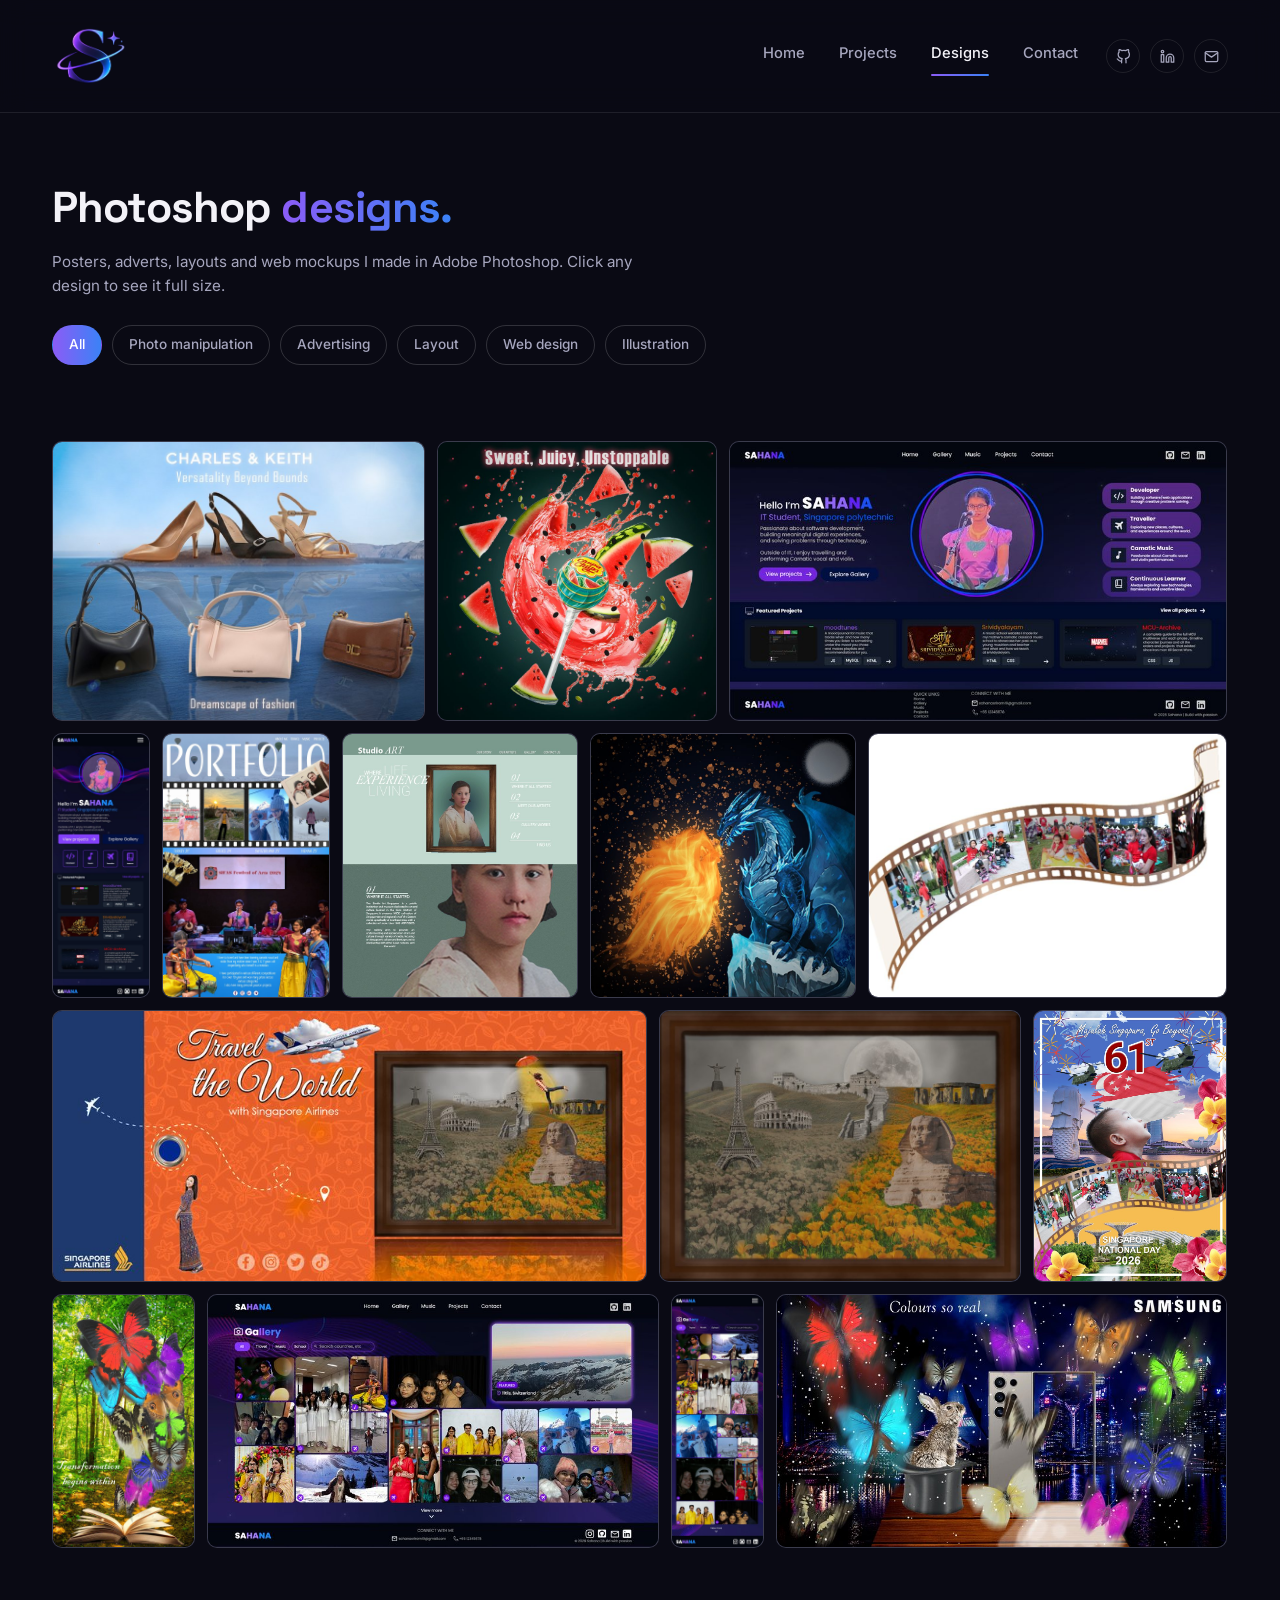
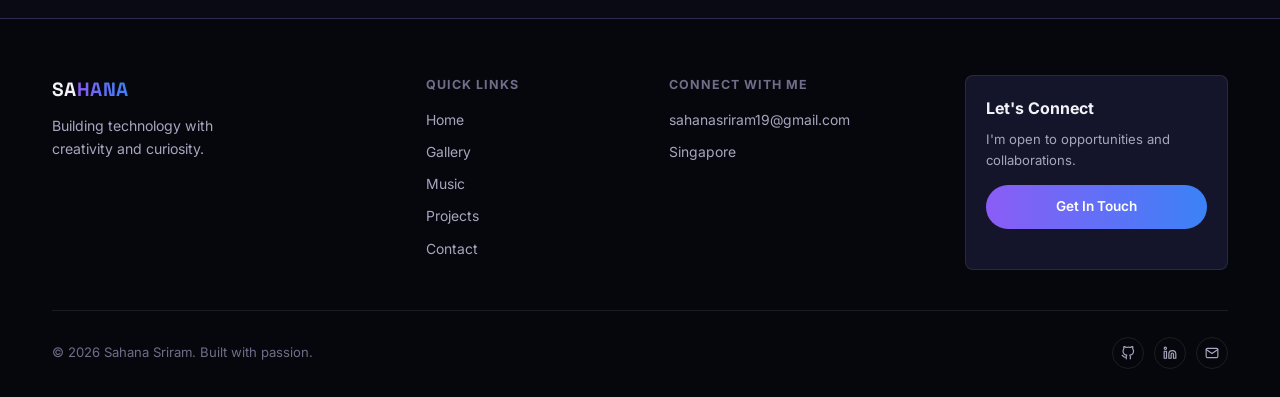
<file: designs.html>
<!DOCTYPE html>
<html lang="en">
<head>
<meta charset="UTF-8">
<meta name="viewport" content="width=device-width, initial-scale=1.0">
<title>Photoshop Designs</title>
<link rel="icon" type="image/png" href="images/favicon.png">
<link rel="manifest" href="/manifest.json">
<meta name="description" content="Photoshop designs by Sahana Sriram: photo manipulation, advertising, layouts and web design.">
<link rel="preconnect" href="https://fonts.googleapis.com">
<link href="https://fonts.googleapis.com/css2?family=Space+Grotesk:wght@500;600;700&family=Inter:wght@400;500;600;700&display=swap" rel="stylesheet">
<link rel="stylesheet" href="css/style.css">
</head>
<body>

<div id="navbar-placeholder"></div>

<section class="page-head reveal">
  <div class="wrap">
    <h1>Photoshop <span class="grad-text">designs.</span></h1>
    <p class="section-sub" style="max-width:620px;">Posters, adverts, layouts and web mockups I made in Adobe Photoshop. Click any design to see it full size.</p>
    <div class="filter-row" id="designFilters"><button type="button" class="filter-chip active" data-filter="all">All</button><button type="button" class="filter-chip" data-filter="Photo manipulation">Photo manipulation</button><button type="button" class="filter-chip" data-filter="Advertising">Advertising</button><button type="button" class="filter-chip" data-filter="Layout">Layout</button><button type="button" class="filter-chip" data-filter="Web design">Web design</button><button type="button" class="filter-chip" data-filter="Illustration">Illustration</button></div>
  </div>
</section>

<section class="section reveal" style="padding-top:30px;">
  <div class="wrap">
    <div class="design-wall large" id="designWall" data-mosaic>
      <figure class="design-item" data-cat="Advertising">
        <button type="button" class="design-btn" data-lightbox="images/dreamscape.jpg" data-caption="Dreamscape of Fashion" aria-label="Open design: Dreamscape of Fashion">
          <img src="images/dreamscape-thumb.jpg" width="1024" height="768" loading="lazy" alt="Handbags and heels standing on reflective water under a blue sky">
          <span class="design-cap"><b>Dreamscape of Fashion</b><i>Advertising</i></span>
        </button>
      </figure>
      <figure class="design-item" data-cat="Advertising">
        <button type="button" class="design-btn" data-lightbox="images/sweet-juicy.jpg" data-caption="Sweet, Juicy, Unstoppable" aria-label="Open design: Sweet, Juicy, Unstoppable">
          <img src="images/sweet-juicy-thumb.jpg" width="800" height="800" loading="lazy" alt="Watermelon slices and a lollipop in a splash of juice">
          <span class="design-cap"><b>Sweet, Juicy, Unstoppable</b><i>Advertising</i></span>
        </button>
      </figure>
      <figure class="design-item" data-cat="Web design">
        <button type="button" class="design-btn" data-lightbox="images/portfolio-web.jpg" data-caption="Portfolio Website" aria-label="Open design: Portfolio Website">
          <img src="images/portfolio-web-thumb.jpg" width="1366" height="768" loading="lazy" alt="Dark website design with a profile photo, info cards and featured projects">
          <span class="design-cap"><b>Portfolio Website</b><i>Web design</i></span>
        </button>
      </figure>
      <figure class="design-item" data-cat="Web design">
        <button type="button" class="design-btn" data-lightbox="images/home-mobile.jpg" data-caption="Home Page: Mobile Layout" aria-label="Open design: Home Page: Mobile Layout">
          <img src="images/home-mobile-thumb.jpg" width="1080" height="2940" loading="lazy" alt="Mobile home page design with profile, skill cards and project cards">
          <span class="design-cap"><b>Home Page: Mobile Layout</b><i>Web design</i></span>
        </button>
      </figure>
      <figure class="design-item" data-cat="Layout">
        <button type="button" class="design-btn" data-lightbox="images/portfolio-poster.jpg" data-caption="Portfolio" aria-label="Open design: Portfolio">
          <img src="images/portfolio-poster-thumb.jpg" width="1012" height="1600" loading="lazy" alt="Portfolio layout with a film strip of travel photos and a performance photo">
          <span class="design-cap"><b>Portfolio</b><i>Layout</i></span>
        </button>
      </figure>
      <figure class="design-item" data-cat="Web design">
        <button type="button" class="design-btn" data-lightbox="images/studio-art.jpg" data-caption="Studio Art" aria-label="Open design: Studio Art">
          <img src="images/studio-art-thumb.jpg" width="1366" height="1536" loading="lazy" alt="Soft green web layout for an art studio with a framed portrait">
          <span class="design-cap"><b>Studio Art</b><i>Web design</i></span>
        </button>
      </figure>
      <figure class="design-item" data-cat="Photo manipulation">
        <button type="button" class="design-btn" data-lightbox="images/fire-ice.jpg" data-caption="Fire and Ice" aria-label="Open design: Fire and Ice">
          <img src="images/fire-ice-thumb.jpg" width="800" height="800" loading="lazy" alt="A fire lion facing an ice dragon on a dark splattered background">
          <span class="design-cap"><b>Fire and Ice</b><i>Photo manipulation</i></span>
        </button>
      </figure>
      <figure class="design-item" data-cat="Layout">
        <button type="button" class="design-btn" data-lightbox="images/filmstrip-banner.jpg" data-caption="Filmstrip Banner" aria-label="Open design: Filmstrip Banner">
          <img src="images/filmstrip-banner-thumb.jpg" width="1357" height="1005" loading="lazy" alt="Curved film strip with five photos of children skating and a family picnic">
          <span class="design-cap"><b>Filmstrip Banner</b><i>Layout</i></span>
        </button>
      </figure>
      <figure class="design-item" data-cat="Advertising">
        <button type="button" class="design-btn" data-lightbox="images/travel-the-world.jpg" data-caption="Travel the World" aria-label="Open design: Travel the World">
          <img src="images/travel-the-world-thumb.jpg" width="1690" height="770" loading="lazy" alt="Orange banner with a framed collage of world landmarks and the line Travel the World">
          <span class="design-cap"><b>Travel the World</b><i>Advertising</i></span>
        </button>
      </figure>
      <figure class="design-item" data-cat="Photo manipulation">
        <button type="button" class="design-btn" data-lightbox="images/wonders.jpg" data-caption="Wonders of the World" aria-label="Open design: Wonders of the World">
          <img src="images/wonders-thumb.jpg" width="1024" height="768" loading="lazy" alt="Framed collage of world landmarks across a field of orange flowers">
          <span class="design-cap"><b>Wonders of the World</b><i>Photo manipulation</i></span>
        </button>
      </figure>
      <figure class="design-item" data-cat="Photo manipulation">
        <button type="button" class="design-btn" data-lightbox="images/celebration-poster.jpg" data-caption="Celebration Poster: National Day" aria-label="Open design: Celebration Poster: National Day">
          <img src="images/celebration-poster-thumb.jpg" width="1366" height="1900" loading="lazy" alt="Singapore National Day poster with a child looking up, a flag, helicopters, fireworks and a film strip of photos">
          <span class="design-cap"><b>Celebration Poster: National Day</b><i>Photo manipulation</i></span>
        </button>
      </figure>
      <figure class="design-item" data-cat="Photo manipulation">
        <button type="button" class="design-btn" data-lightbox="images/transformation.jpg" data-caption="Transformation Begins Within" aria-label="Open design: Transformation Begins Within">
          <img src="images/transformation-thumb.jpg" width="1080" height="1920" loading="lazy" alt="Poster of colourful butterflies rising from an open book in a forest">
          <span class="design-cap"><b>Transformation Begins Within</b><i>Photo manipulation</i></span>
        </button>
      </figure>
      <figure class="design-item" data-cat="Web design">
        <button type="button" class="design-btn" data-lightbox="images/gallery-web.jpg" data-caption="Gallery Page: Web Layout" aria-label="Open design: Gallery Page: Web Layout">
          <img src="images/gallery-web-thumb.jpg" width="1366" height="768" loading="lazy" alt="Gallery page design with filter chips and a grid of travel and music photos">
          <span class="design-cap"><b>Gallery Page: Web Layout</b><i>Web design</i></span>
        </button>
      </figure>
      <figure class="design-item" data-cat="Web design">
        <button type="button" class="design-btn" data-lightbox="images/gallery-mobile.jpg" data-caption="Gallery Page: Mobile Layout" aria-label="Open design: Gallery Page: Mobile Layout">
          <img src="images/gallery-mobile-thumb.jpg" width="1080" height="2940" loading="lazy" alt="Mobile gallery page design with filter chips and a photo grid">
          <span class="design-cap"><b>Gallery Page: Mobile Layout</b><i>Web design</i></span>
        </button>
      </figure>
      <figure class="design-item" data-cat="Advertising">
        <button type="button" class="design-btn" data-lightbox="images/colours-so-real.jpg" data-caption="Colours So Real" aria-label="Open design: Colours So Real">
          <img src="images/colours-so-real-thumb.jpg" width="1366" height="768" loading="lazy" alt="Butterflies, a rabbit in a top hat and a phone against a night city skyline">
          <span class="design-cap"><b>Colours So Real</b><i>Advertising</i></span>
        </button>
      </figure>
    </div>
  </div>
</section>

<div class="lightbox" id="lightbox" role="dialog" aria-modal="true" aria-label="Design preview" hidden>
  <button type="button" class="lightbox-close" aria-label="Close preview">&times;</button>
  <button type="button" class="lightbox-nav prev" aria-label="Previous design">&#8249;</button>
  <button type="button" class="lightbox-nav next" aria-label="Next design">&#8250;</button>
  <div class="lightbox-stage"><img id="lightboxImg" alt=""></div>
  <p class="lightbox-caption" id="lightboxCap"></p>
</div>

<footer>
  <div class="wrap">
    <div class="footer-grid">
      <div class="footer-brand">
        <a class="logo" href="index.html"><span class="a">SA</span><span class="b">HANA</span></a>
        <p>Building technology with creativity and curiosity.</p>
      </div>
      <div class="footer-col">
        <h4>Quick Links</h4>
        <a href="index.html">Home</a>
        <a href="gallery.html">Gallery</a>
        <a href="about.html">Music</a>
        <a href="work.html">Projects</a>
        <a href="contact.html">Contact</a>
      </div>
      <div class="footer-col">
        <h4>Connect With Me</h4>
        <span>sahanasriram19@gmail.com</span>
        <span>Singapore</span>
      </div>
      <div class="footer-cta">
        <h4 style="margin-bottom:8px;">Let's Connect</h4>
        <p>I'm open to opportunities and collaborations.</p>
        <a href="mailto:sahanasriram19@gmail.com" class="btn btn-primary">Get In Touch</a>
      </div>
    </div>
    <div class="footer-bottom">
      <span>© 2026 Sahana Sriram. Built with passion.</span>
      <div class="footer-social">
        <a href="https://github.com/sahanasriram19" target="_blank" rel="noopener" aria-label="GitHub"><svg viewBox="0 0 24 24" fill="none" stroke-width="2" stroke-linecap="round" stroke-linejoin="round"><path d="M9 19c-5 1.5-5-2.5-7-3m14 6v-3.87a3.37 3.37 0 0 0-.94-2.61c3.14-.35 6.44-1.54 6.44-7A5.44 5.44 0 0 0 20 4.77 5.07 5.07 0 0 0 19.91 1S18.73.65 16 2.48a13.38 13.38 0 0 0-7 0C6.27.65 5.09 1 5.09 1A5.07 5.07 0 0 0 5 4.77a5.44 5.44 0 0 0-1.5 3.78c0 5.42 3.3 6.61 6.44 7A3.37 3.37 0 0 0 9 18.13V22"/></svg></a>
        <a href="https://www.linkedin.com/in/sahanasriram19" target="_blank" rel="noopener" aria-label="LinkedIn"><svg viewBox="0 0 24 24" fill="none" stroke-width="2" stroke-linecap="round" stroke-linejoin="round"><path d="M16 8a6 6 0 0 1 6 6v7h-4v-7a2 2 0 0 0-2-2 2 2 0 0 0-2 2v7h-4v-7a6 6 0 0 1 6-6z"/><rect x="2" y="9" width="4" height="12"/><circle cx="4" cy="4" r="2"/></svg></a>
        <a href="mailto:sahanasriram19@gmail.com" aria-label="Email"><svg viewBox="0 0 24 24" fill="none" stroke-width="2" stroke-linecap="round" stroke-linejoin="round"><path d="m22 6-10 7L2 6"/><rect x="2" y="4" width="20" height="16" rx="2"/></svg></a>
      </div>
    </div>
  </div>
</footer>

<button class="to-top" aria-label="Back to top">↑</button>
<script src="js/script.js"></script>
</body>
</html>
</file>
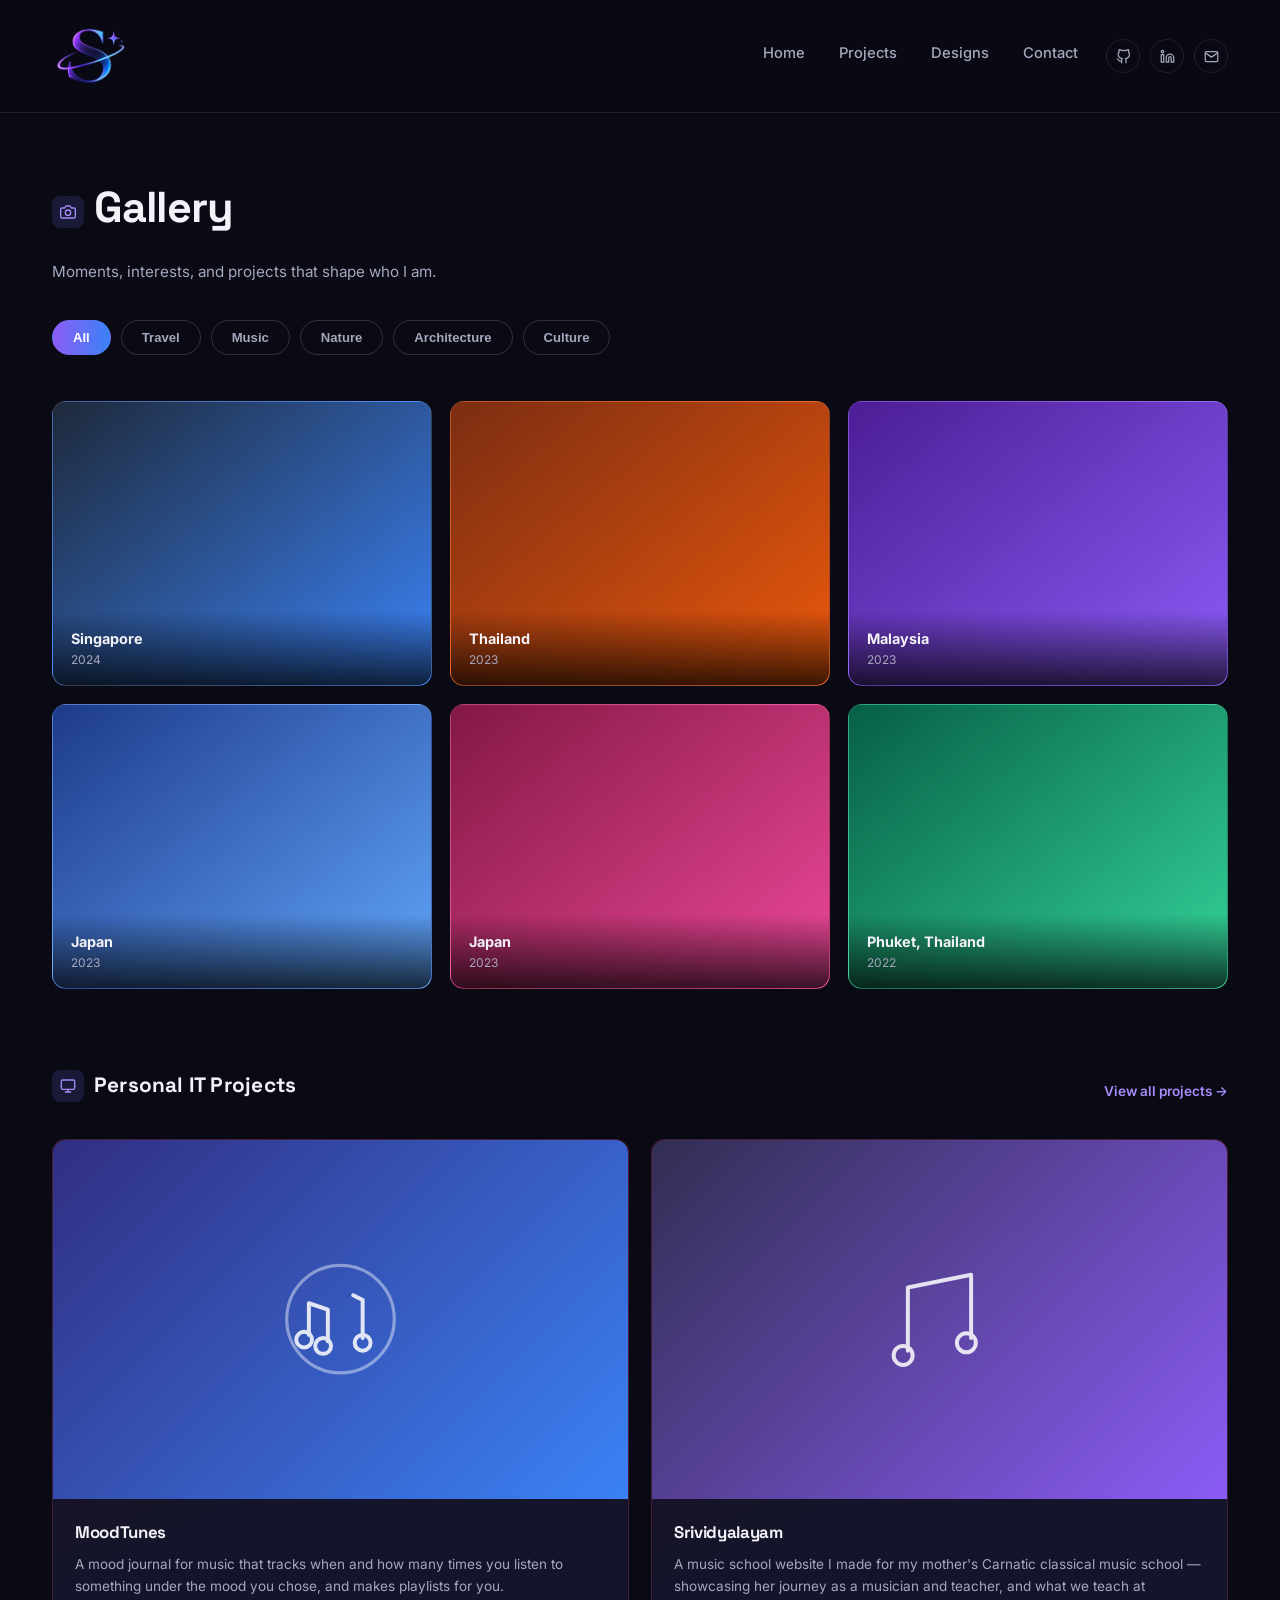
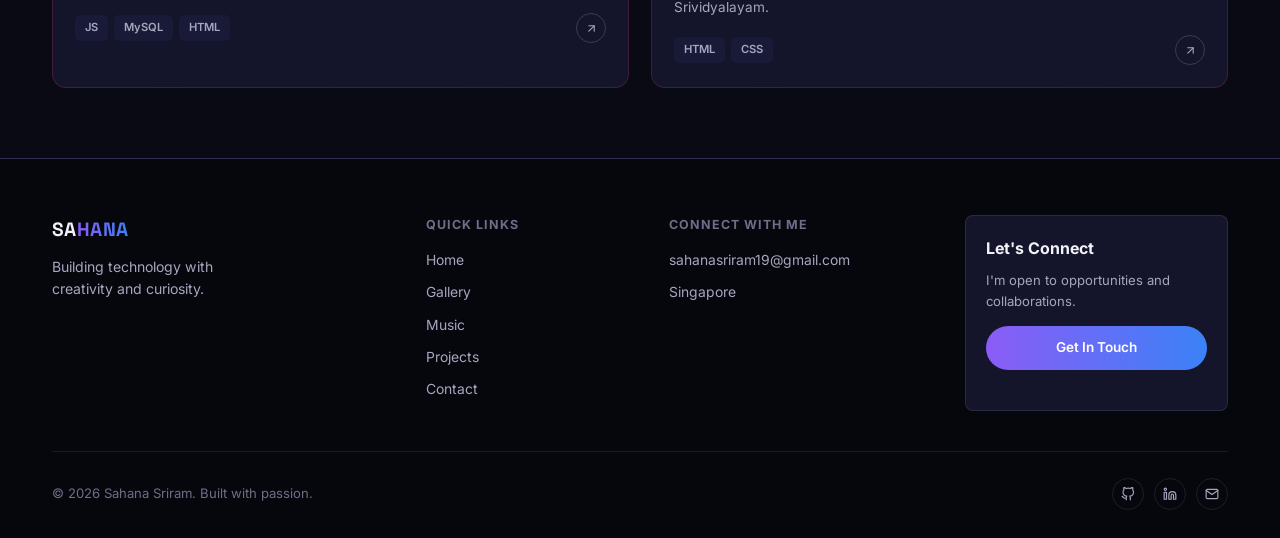
<file: gallery.html>
<!DOCTYPE html>
<html lang="en">
<head>
<meta charset="UTF-8">
<meta name="viewport" content="width=device-width, initial-scale=1.0">
<title>Gallery</title>
<link rel="icon" type="image/png" href="images/favicon.png">
<link rel="manifest" href="/manifest.json">
<meta name="description" content="Moments, interests, and projects that shape who Sahana Sriram is.">
<link rel="preconnect" href="https://fonts.googleapis.com">
<link href="https://fonts.googleapis.com/css2?family=Space+Grotesk:wght@500;600;700&family=Inter:wght@400;500;600;700&display=swap" rel="stylesheet">
<link rel="stylesheet" href="css/style.css">
</head>
<body>

<div id="navbar-placeholder"></div>

<section class="page-head reveal">
  <div class="wrap">
    <div class="section-head-left" style="margin-bottom:10px;">
      <div class="sec-icon"><svg viewBox="0 0 24 24" fill="none" stroke-width="2" stroke-linecap="round" stroke-linejoin="round"><path d="M23 19a2 2 0 0 1-2 2H3a2 2 0 0 1-2-2V8a2 2 0 0 1 2-2h4l2-3h6l2 3h4a2 2 0 0 1 2 2z"/><circle cx="12" cy="13" r="4"/></svg></div>
      <h1>Gallery</h1>
    </div>
    <p class="section-sub" style="margin-bottom:36px;">Moments, interests, and projects that shape who I am.</p>

    <div class="filter-row">
      <button class="filter-pill active" data-filter="all">All</button>
      <button class="filter-pill" data-filter="travel">Travel</button>
      <button class="filter-pill" data-filter="music">Music</button>
      <button class="filter-pill" data-filter="nature">Nature</button>
      <button class="filter-pill" data-filter="architecture">Architecture</button>
      <button class="filter-pill" data-filter="culture">Culture</button>
    </div>
  </div>
</section>

<section class="reveal">
  <div class="wrap">
    <div class="gallery-grid">
      <div class="gallery-item" data-category="architecture" style="background:linear-gradient(140deg,#1E293B 0%,#3B82F6 100%);">
        <div class="gallery-caption"><div class="loc">Singapore</div><div class="yr">2024</div></div>
      </div>
      <div class="gallery-item" data-category="travel" style="background:linear-gradient(140deg,#7C2D12 0%,#EA580C 100%);">
        <div class="gallery-caption"><div class="loc">Thailand</div><div class="yr">2023</div></div>
      </div>
      <div class="gallery-item" data-category="travel" style="background:linear-gradient(140deg,#4C1D95 0%,#8B5CF6 100%);">
        <div class="gallery-caption"><div class="loc">Malaysia</div><div class="yr">2023</div></div>
      </div>
      <div class="gallery-item" data-category="nature" style="background:linear-gradient(140deg,#1E3A8A 0%,#60A5FA 100%);">
        <div class="gallery-caption"><div class="loc">Japan</div><div class="yr">2023</div></div>
      </div>
      <div class="gallery-item" data-category="culture" style="background:linear-gradient(140deg,#831843 0%,#EC4899 100%);">
        <div class="gallery-caption"><div class="loc">Japan</div><div class="yr">2023</div></div>
      </div>
      <div class="gallery-item" data-category="travel" style="background:linear-gradient(140deg,#065F46 0%,#34D399 100%);">
        <div class="gallery-caption"><div class="loc">Phuket, Thailand</div><div class="yr">2022</div></div>
      </div>
    </div>
  </div>
</section>

<section class="section reveal" style="padding-top:0;">
  <div class="wrap">
    <div class="section-head">
      <div class="section-head-left">
        <div class="sec-icon"><svg viewBox="0 0 24 24" fill="none" stroke-width="2" stroke-linecap="round" stroke-linejoin="round"><rect x="2" y="3" width="20" height="14" rx="2"/><line x1="8" y1="21" x2="16" y2="21"/><line x1="12" y1="17" x2="12" y2="21"/></svg></div>
        <h2>Personal IT Projects</h2>
      </div>
      <a href="work.html" class="view-all">View all projects →</a>
    </div>

    <div class="project-grid two-col">
      <div class="project-card">
        <div class="project-thumb mt">
          <svg viewBox="0 0 100 100" fill="none" xmlns="http://www.w3.org/2000/svg">
            <circle cx="50" cy="50" r="34" stroke="white" stroke-width="2" opacity="0.5"/>
            <path d="M30 60 L30 40 L42 44 L42 64" stroke="white" stroke-width="2.5" stroke-linecap="round" stroke-linejoin="round"/>
            <circle cx="27" cy="63" r="5" stroke="white" stroke-width="2.5"/>
            <circle cx="39" cy="67" r="5" stroke="white" stroke-width="2.5"/>
            <path d="M58 35 L64 38 L64 62" stroke="white" stroke-width="2.5" stroke-linecap="round"/>
            <circle cx="64" cy="65" r="5" stroke="white" stroke-width="2.5"/>
          </svg>
        </div>
        <div class="body">
          <h3>MoodTunes</h3>
          <p>A mood journal for music that tracks when and how many times you listen to something under the mood you chose, and makes playlists for you.</p>
          <div class="tag-row">
            <div class="tag-chips">
              <span class="tag-chip">JS</span>
              <span class="tag-chip">MySQL</span>
              <span class="tag-chip">HTML</span>
            </div>
            <a href="https://github.com/sahanasriram19/moodtunes" target="_blank" rel="noopener" class="project-arrow" aria-label="View MoodTunes">
              <svg viewBox="0 0 24 24" fill="none" stroke="currentColor" stroke-width="2" stroke-linecap="round" stroke-linejoin="round"><line x1="7" y1="17" x2="17" y2="7"/><polyline points="7 7 17 7 17 17"/></svg>
            </a>
          </div>
        </div>
      </div>

      <div class="project-card">
        <div class="project-thumb sv">
          <svg viewBox="0 0 100 100" fill="none" xmlns="http://www.w3.org/2000/svg">
            <path d="M30 70 V30 L70 22 V62" stroke="white" stroke-width="2.5" stroke-linecap="round" stroke-linejoin="round"/>
            <circle cx="27" cy="73" r="6" stroke="white" stroke-width="2.5"/>
            <circle cx="67" cy="65" r="6" stroke="white" stroke-width="2.5"/>
          </svg>
        </div>
        <div class="body">
          <h3>Srividyalayam</h3>
          <p>A music school website I made for my mother's Carnatic classical music school — showcasing her journey as a musician and teacher, and what we teach at Srividyalayam.</p>
          <div class="tag-row">
            <div class="tag-chips">
              <span class="tag-chip">HTML</span>
              <span class="tag-chip">CSS</span>
            </div>
            <a href="https://github.com/sahanasriram19/srividyalayam" target="_blank" rel="noopener" class="project-arrow" aria-label="View Srividyalayam">
              <svg viewBox="0 0 24 24" fill="none" stroke="currentColor" stroke-width="2" stroke-linecap="round" stroke-linejoin="round"><line x1="7" y1="17" x2="17" y2="7"/><polyline points="7 7 17 7 17 17"/></svg>
            </a>
          </div>
        </div>
      </div>
    </div>
  </div>
</section>

<footer>
  <div class="wrap">
    <div class="footer-grid">
      <div class="footer-brand">
        <a class="logo" href="index.html"><span class="a">SA</span><span class="b">HANA</span></a>
        <p>Building technology with creativity and curiosity.</p>
      </div>
      <div class="footer-col">
        <h4>Quick Links</h4>
        <a href="index.html">Home</a>
        <a href="gallery.html">Gallery</a>
        <a href="about.html">Music</a>
        <a href="work.html">Projects</a>
        <a href="index.html#contact">Contact</a>
      </div>
      <div class="footer-col">
        <h4>Connect With Me</h4>
        <span>sahanasriram19@gmail.com</span>
        <span>Singapore</span>
      </div>
      <div class="footer-cta">
        <h4 style="margin-bottom:8px;">Let's Connect</h4>
        <p>I'm open to opportunities and collaborations.</p>
        <a href="mailto:sahanasriram19@gmail.com" class="btn btn-primary">Get In Touch</a>
      </div>
    </div>
    <div class="footer-bottom">
      <span>© 2026 Sahana Sriram. Built with passion.</span>
      <div class="footer-social">
        <a href="https://github.com/sahanasriram19" target="_blank" rel="noopener" aria-label="GitHub"><svg viewBox="0 0 24 24" fill="none" stroke-width="2" stroke-linecap="round" stroke-linejoin="round"><path d="M9 19c-5 1.5-5-2.5-7-3m14 6v-3.87a3.37 3.37 0 0 0-.94-2.61c3.14-.35 6.44-1.54 6.44-7A5.44 5.44 0 0 0 20 4.77 5.07 5.07 0 0 0 19.91 1S18.73.65 16 2.48a13.38 13.38 0 0 0-7 0C6.27.65 5.09 1 5.09 1A5.07 5.07 0 0 0 5 4.77a5.44 5.44 0 0 0-1.5 3.78c0 5.42 3.3 6.61 6.44 7A3.37 3.37 0 0 0 9 18.13V22"/></svg></a>
        <a href="https://www.linkedin.com/in/sahanasriram19" target="_blank" rel="noopener" aria-label="LinkedIn"><svg viewBox="0 0 24 24" fill="none" stroke-width="2" stroke-linecap="round" stroke-linejoin="round"><path d="M16 8a6 6 0 0 1 6 6v7h-4v-7a2 2 0 0 0-2-2 2 2 0 0 0-2 2v7h-4v-7a6 6 0 0 1 6-6z"/><rect x="2" y="9" width="4" height="12"/><circle cx="4" cy="4" r="2"/></svg></a>
        <a href="mailto:sahanasriram19@gmail.com" aria-label="Email"><svg viewBox="0 0 24 24" fill="none" stroke-width="2" stroke-linecap="round" stroke-linejoin="round"><path d="m22 6-10 7L2 6"/><rect x="2" y="4" width="20" height="16" rx="2"/></svg></a>
      </div>
    </div>
  </div>
</footer>

<button class="to-top" aria-label="Back to top">↑</button>
<script src="js/script.js"></script>
</body>
</html>
</file>
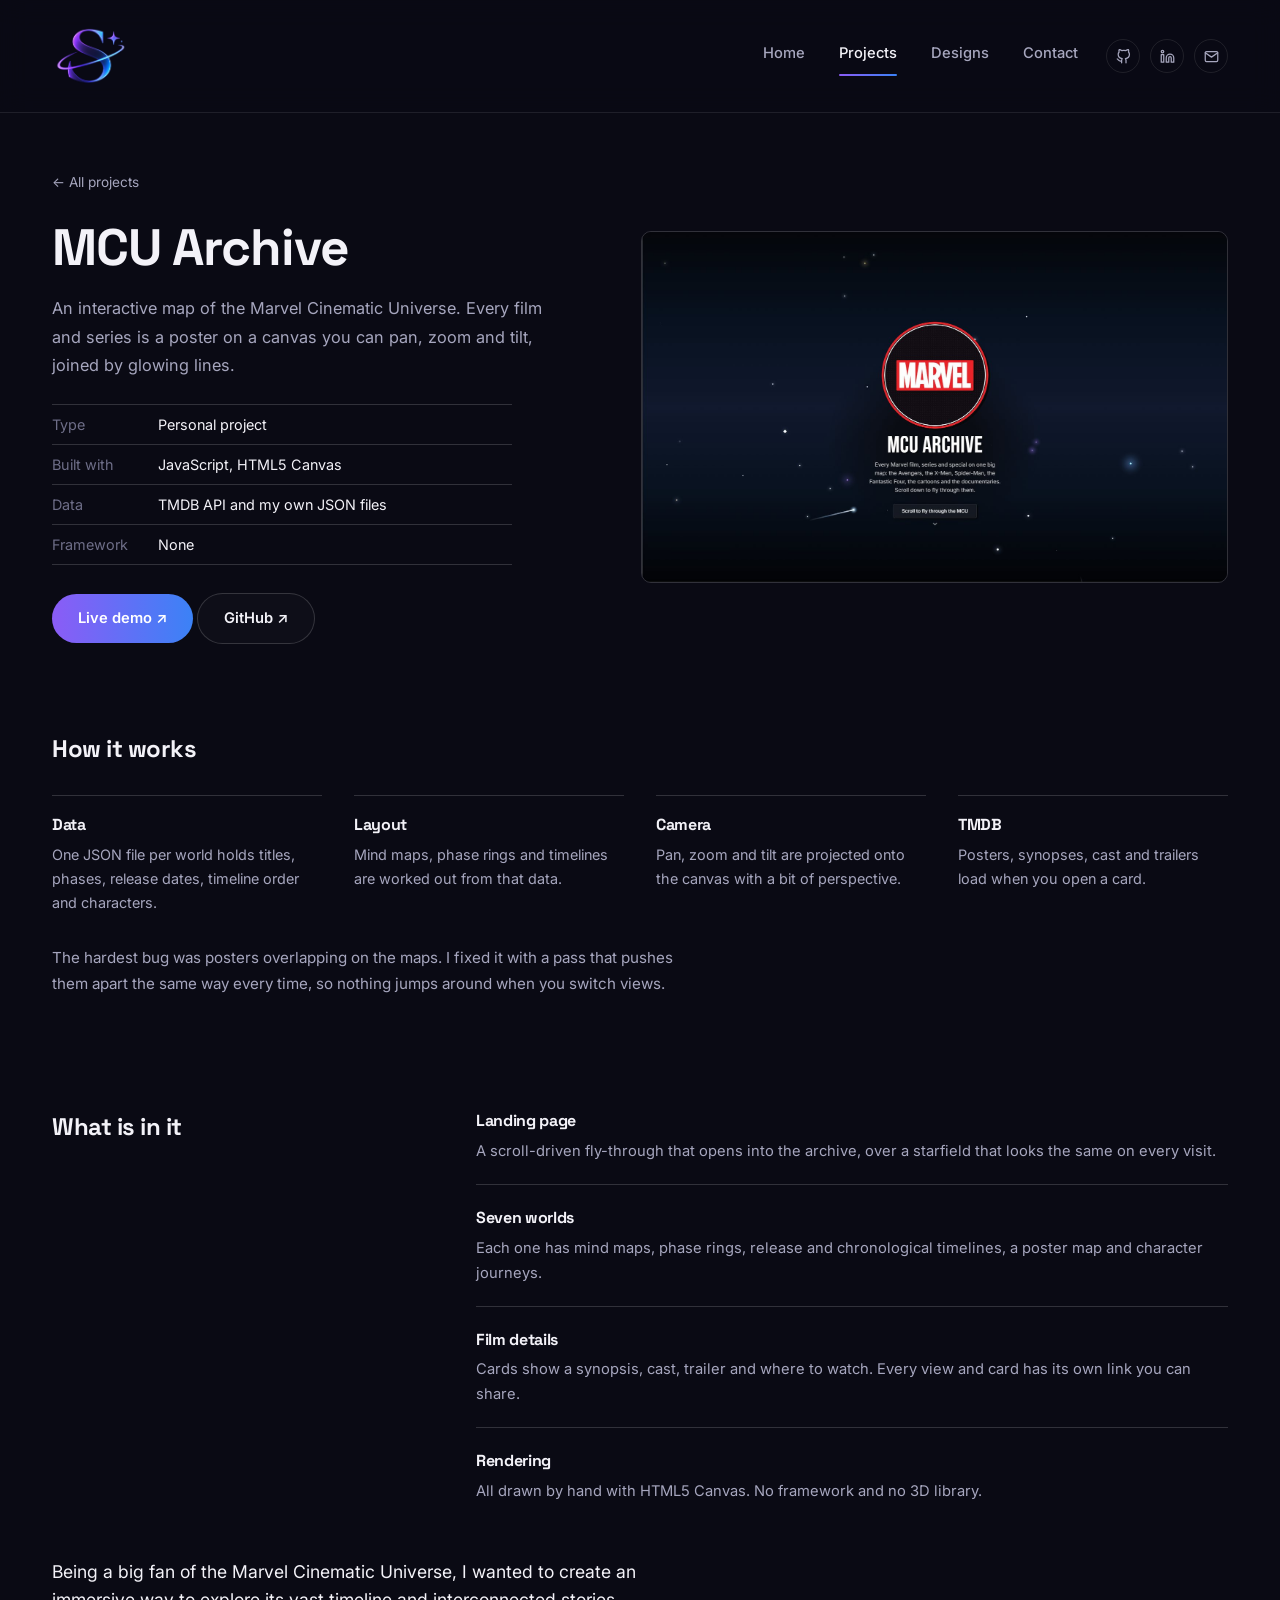
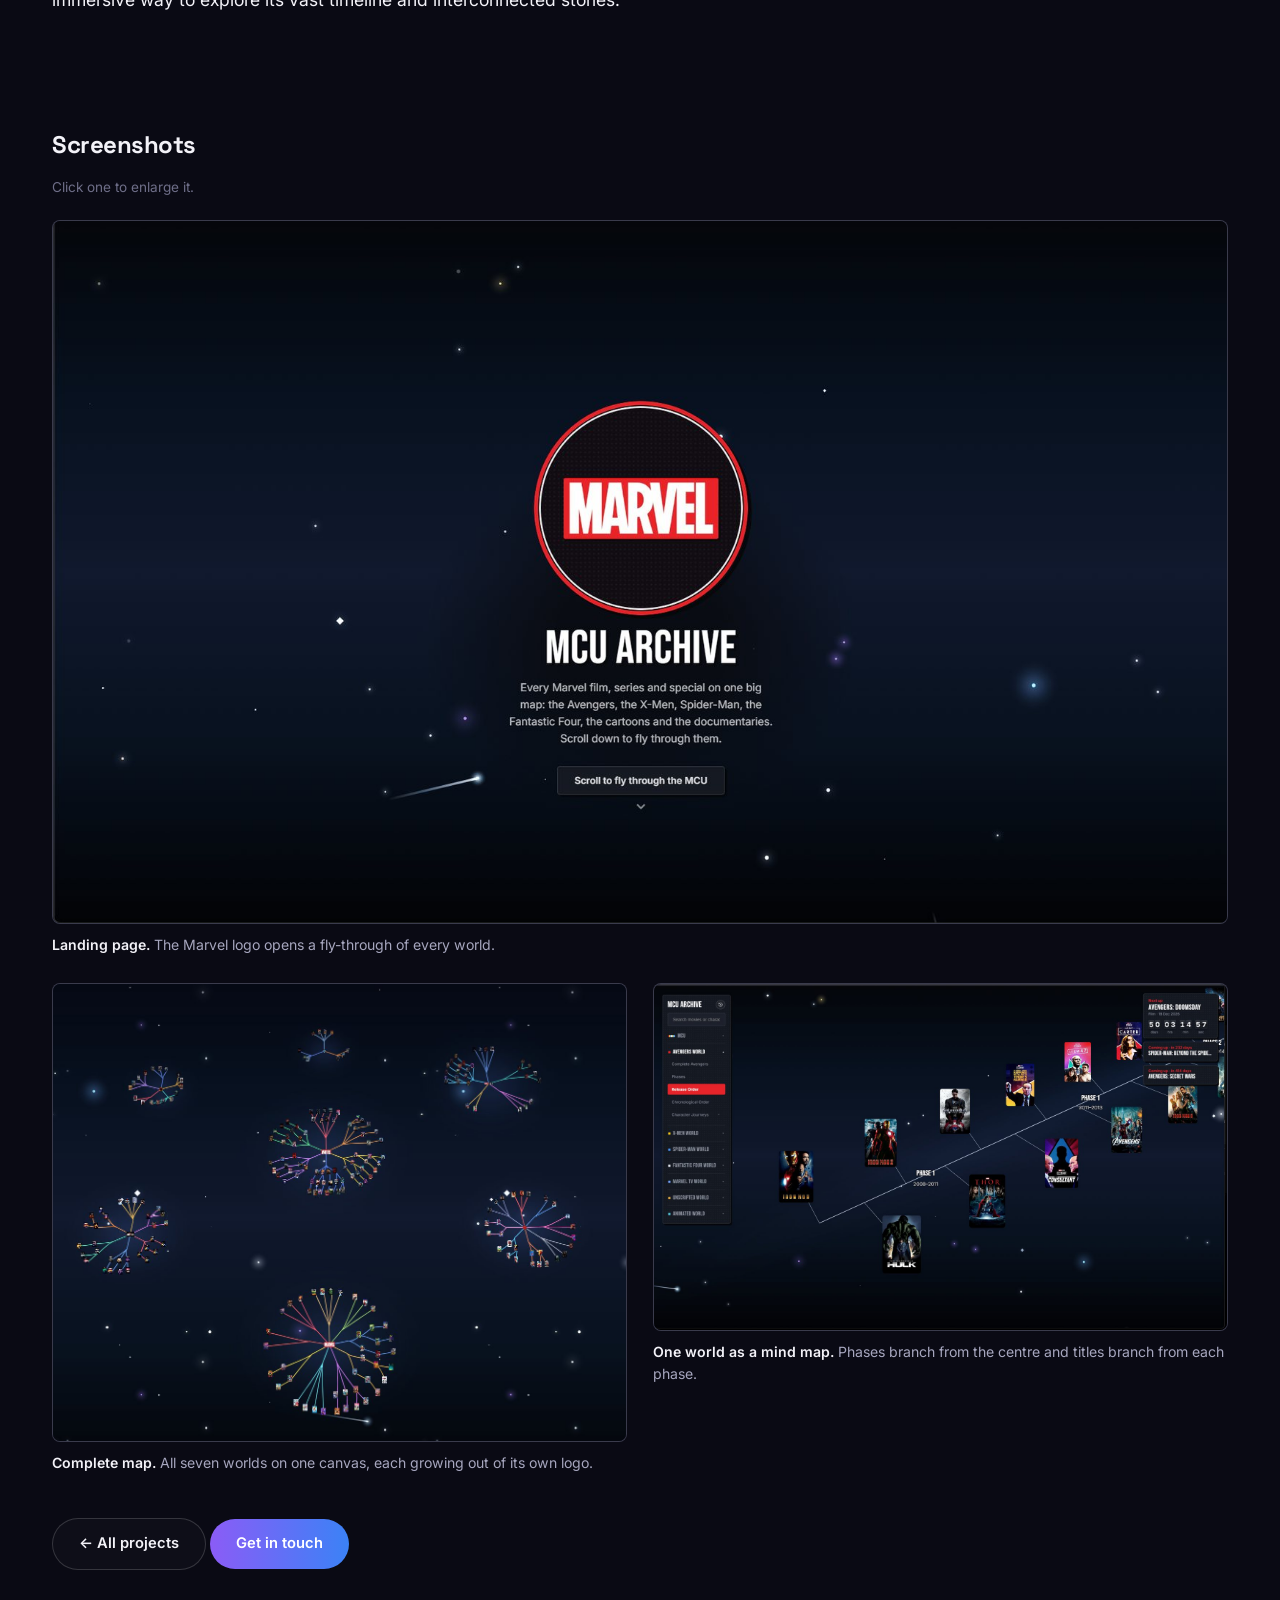
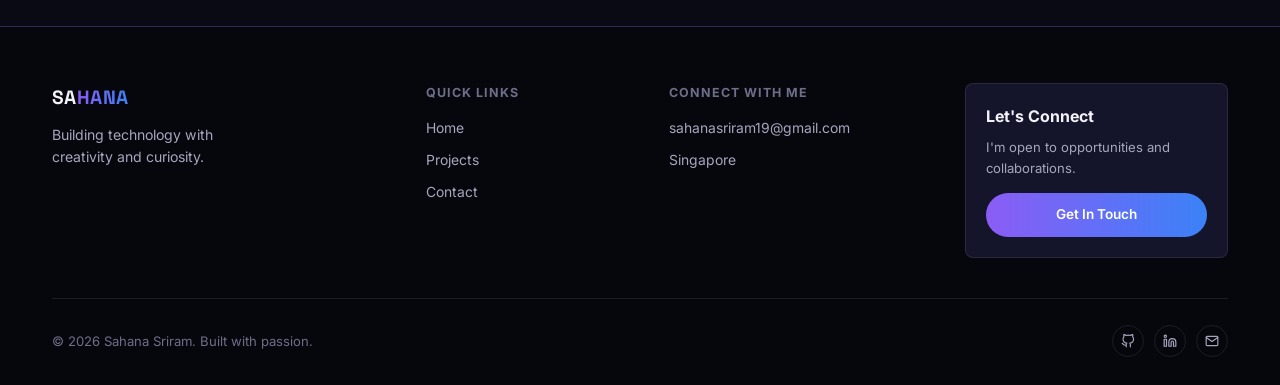
<file: mcu-archive.html>
<!DOCTYPE html>
<html lang="en">
<head>
<meta charset="UTF-8">
<meta name="viewport" content="width=device-width, initial-scale=1.0">
<title>MCU Archive — Case Study</title>
<link rel="icon" type="image/png" href="images/favicon.png">
<link rel="manifest" href="/manifest.json">
<meta name="description" content="MCU Archive: an interactive Marvel mind map drawn on a canvas, using live TMDB data.">
<link rel="preconnect" href="https://fonts.googleapis.com">
<link href="https://fonts.googleapis.com/css2?family=Space+Grotesk:wght@500;600;700&family=Inter:wght@400;500;600;700&display=swap" rel="stylesheet">
<link rel="stylesheet" href="css/style.css">
</head>
<body data-parent="work.html">

<div id="navbar-placeholder"></div>

<header class="cs-hero">
  <div class="wrap cs-hero-grid">
    <div>
      <a href="work.html" class="cs-back">&larr; All projects</a>
      <h1>MCU Archive</h1>
      <p class="cs-lede">An interactive map of the Marvel Cinematic Universe. Every film and series is a poster on a canvas you can pan, zoom and tilt, joined by glowing lines.</p>
      <ul class="cs-facts"><li><span>Type</span>Personal project</li><li><span>Built with</span>JavaScript, HTML5 Canvas</li><li><span>Data</span>TMDB API and my own JSON files</li><li><span>Framework</span>None</li></ul>
      <div class="btn-row">
        <a href="https://mcu-archive.vercel.app/" target="_blank" rel="noopener" class="btn btn-primary">Live demo &#8599;</a>
        <a href="https://github.com/sahanasriram19/mcu-archive" target="_blank" rel="noopener" class="btn btn-ghost">GitHub &#8599;</a>
      </div>
    </div>
    <div class="cs-hero-visual">
      <img src="images/mcu-1.jpg" width="1600" height="957" alt="MCU Archive landing screen with the Marvel logo on a starfield">
    </div>
  </div>
</header>

<section class="cs-section reveal">
  <div class="wrap">
    <h2>How it works</h2>
    <div class="cs-steps"><div><h3>Data</h3><p>One JSON file per world holds titles, phases, release dates, timeline order and characters.</p></div><div><h3>Layout</h3><p>Mind maps, phase rings and timelines are worked out from that data.</p></div><div><h3>Camera</h3><p>Pan, zoom and tilt are projected onto the canvas with a bit of perspective.</p></div><div><h3>TMDB</h3><p>Posters, synopses, cast and trailers load when you open a card.</p></div></div>
    <p class="cs-aside">The hardest bug was posters overlapping on the maps. I fixed it with a pass that pushes them apart the same way every time, so nothing jumps around when you switch views.</p>
  </div>
</section>

<section class="cs-section reveal">
  <div class="wrap cs-split">
    <h2>What is in it</h2>
    <div class="cs-list"><div class="cs-item"><h3>Landing page</h3><p>A scroll-driven fly-through that opens into the archive, over a starfield that looks the same on every visit.</p></div><div class="cs-item"><h3>Seven worlds</h3><p>Each one has mind maps, phase rings, release and chronological timelines, a poster map and character journeys.</p></div><div class="cs-item"><h3>Film details</h3><p>Cards show a synopsis, cast, trailer and where to watch. Every view and card has its own link you can share.</p></div><div class="cs-item"><h3>Rendering</h3><p>All drawn by hand with HTML5 Canvas. No framework and no 3D library.</p></div></div>
  </div>
  <div class="wrap">
    <p class="cs-closing">Being a big fan of the Marvel Cinematic Universe, I wanted to create an immersive way to explore its vast timeline and interconnected stories.</p>
  </div>
</section>

<section class="cs-section reveal" id="screens">
  <div class="wrap">
    <h2>Screenshots</h2>
    <p class="cs-hint">Click one to enlarge it.</p>
    <div class="cs-boards three">
      <figure class="cs-board">
        <button type="button" class="cs-board-btn" data-lightbox="images/mcu-1.jpg" data-caption="Landing page" aria-label="Open screenshot: Landing page">
          <img src="images/mcu-1.jpg" width="1600" height="957" loading="lazy" alt="MCU Archive landing screen with the Marvel logo on a starfield">
        </button>
        <figcaption><strong>Landing page.</strong> The Marvel logo opens a fly-through of every world.</figcaption>
      </figure>

      <figure class="cs-board">
        <button type="button" class="cs-board-btn" data-lightbox="images/mcu-2.jpg" data-caption="Complete map" aria-label="Open screenshot: Complete map">
          <img src="images/mcu-2.jpg" width="1198" height="955" loading="lazy" alt="MCU Archive map with several colourful starburst mind maps">
        </button>
        <figcaption><strong>Complete map.</strong> All seven worlds on one canvas, each growing out of its own logo.</figcaption>
      </figure>

      <figure class="cs-board">
        <button type="button" class="cs-board-btn" data-lightbox="images/mcu-3.jpg" data-caption="One world as a mind map" aria-label="Open screenshot: One world as a mind map">
          <img src="images/mcu-3.jpg" width="1600" height="966" loading="lazy" alt="MCU Archive mind map with poster thumbnails along the branches">
        </button>
        <figcaption><strong>One world as a mind map.</strong> Phases branch from the centre and titles branch from each phase.</figcaption>
      </figure>
    </div>
    <div class="btn-row cs-end">
      <a href="work.html" class="btn btn-ghost">&larr; All projects</a>
      <a href="mailto:sahanasriram19@gmail.com" class="btn btn-primary">Get in touch</a>
    </div>
  </div>
</section>

<div class="lightbox" id="lightbox" role="dialog" aria-modal="true" aria-label="Screenshot preview" hidden>
  <button type="button" class="lightbox-close" aria-label="Close preview">&times;</button>
  <div class="lightbox-stage"><img id="lightboxImg" alt=""></div>
  <p class="lightbox-caption" id="lightboxCap"></p>
</div>

<footer>
  <div class="wrap">
    <div class="footer-grid">
      <div class="footer-brand">
        <a class="logo" href="index.html"><span class="a">SA</span><span class="b">HANA</span></a>
        <p>Building technology with creativity and curiosity.</p>
      </div>
      <div class="footer-col">
        <h4>Quick Links</h4>
        <a href="index.html">Home</a>
        <a href="work.html">Projects</a>
        <a href="index.html#contact">Contact</a>
      </div>
      <div class="footer-col">
        <h4>Connect With Me</h4>
        <span>sahanasriram19@gmail.com</span>
        <span>Singapore</span>
      </div>
      <div class="footer-cta">
        <h4 style="margin-bottom:8px;">Let's Connect</h4>
        <p>I'm open to opportunities and collaborations.</p>
        <a href="mailto:sahanasriram19@gmail.com" class="btn btn-primary">Get In Touch</a>
      </div>
    </div>
    <div class="footer-bottom">
      <span>© 2026 Sahana Sriram. Built with passion.</span>
      <div class="footer-social">
        <a href="https://github.com/sahanasriram19" target="_blank" rel="noopener" aria-label="GitHub"><svg viewBox="0 0 24 24" fill="none" stroke-width="2" stroke-linecap="round" stroke-linejoin="round"><path d="M9 19c-5 1.5-5-2.5-7-3m14 6v-3.87a3.37 3.37 0 0 0-.94-2.61c3.14-.35 6.44-1.54 6.44-7A5.44 5.44 0 0 0 20 4.77 5.07 5.07 0 0 0 19.91 1S18.73.65 16 2.48a13.38 13.38 0 0 0-7 0C6.27.65 5.09 1 5.09 1A5.07 5.07 0 0 0 5 4.77a5.44 5.44 0 0 0-1.5 3.78c0 5.42 3.3 6.61 6.44 7A3.37 3.37 0 0 0 9 18.13V22"/></svg></a>
        <a href="https://www.linkedin.com/in/sahanasriram19" target="_blank" rel="noopener" aria-label="LinkedIn"><svg viewBox="0 0 24 24" fill="none" stroke-width="2" stroke-linecap="round" stroke-linejoin="round"><path d="M16 8a6 6 0 0 1 6 6v7h-4v-7a2 2 0 0 0-2-2 2 2 0 0 0-2 2v7h-4v-7a6 6 0 0 1 6-6z"/><rect x="2" y="9" width="4" height="12"/><circle cx="4" cy="4" r="2"/></svg></a>
        <a href="mailto:sahanasriram19@gmail.com" aria-label="Email"><svg viewBox="0 0 24 24" fill="none" stroke-width="2" stroke-linecap="round" stroke-linejoin="round"><path d="m22 6-10 7L2 6"/><rect x="2" y="4" width="20" height="16" rx="2"/></svg></a>
      </div>
    </div>
  </div>
</footer>

<button class="to-top" aria-label="Back to top">↑</button>
<script src="js/script.js"></script>
</body>
</html>
</file>
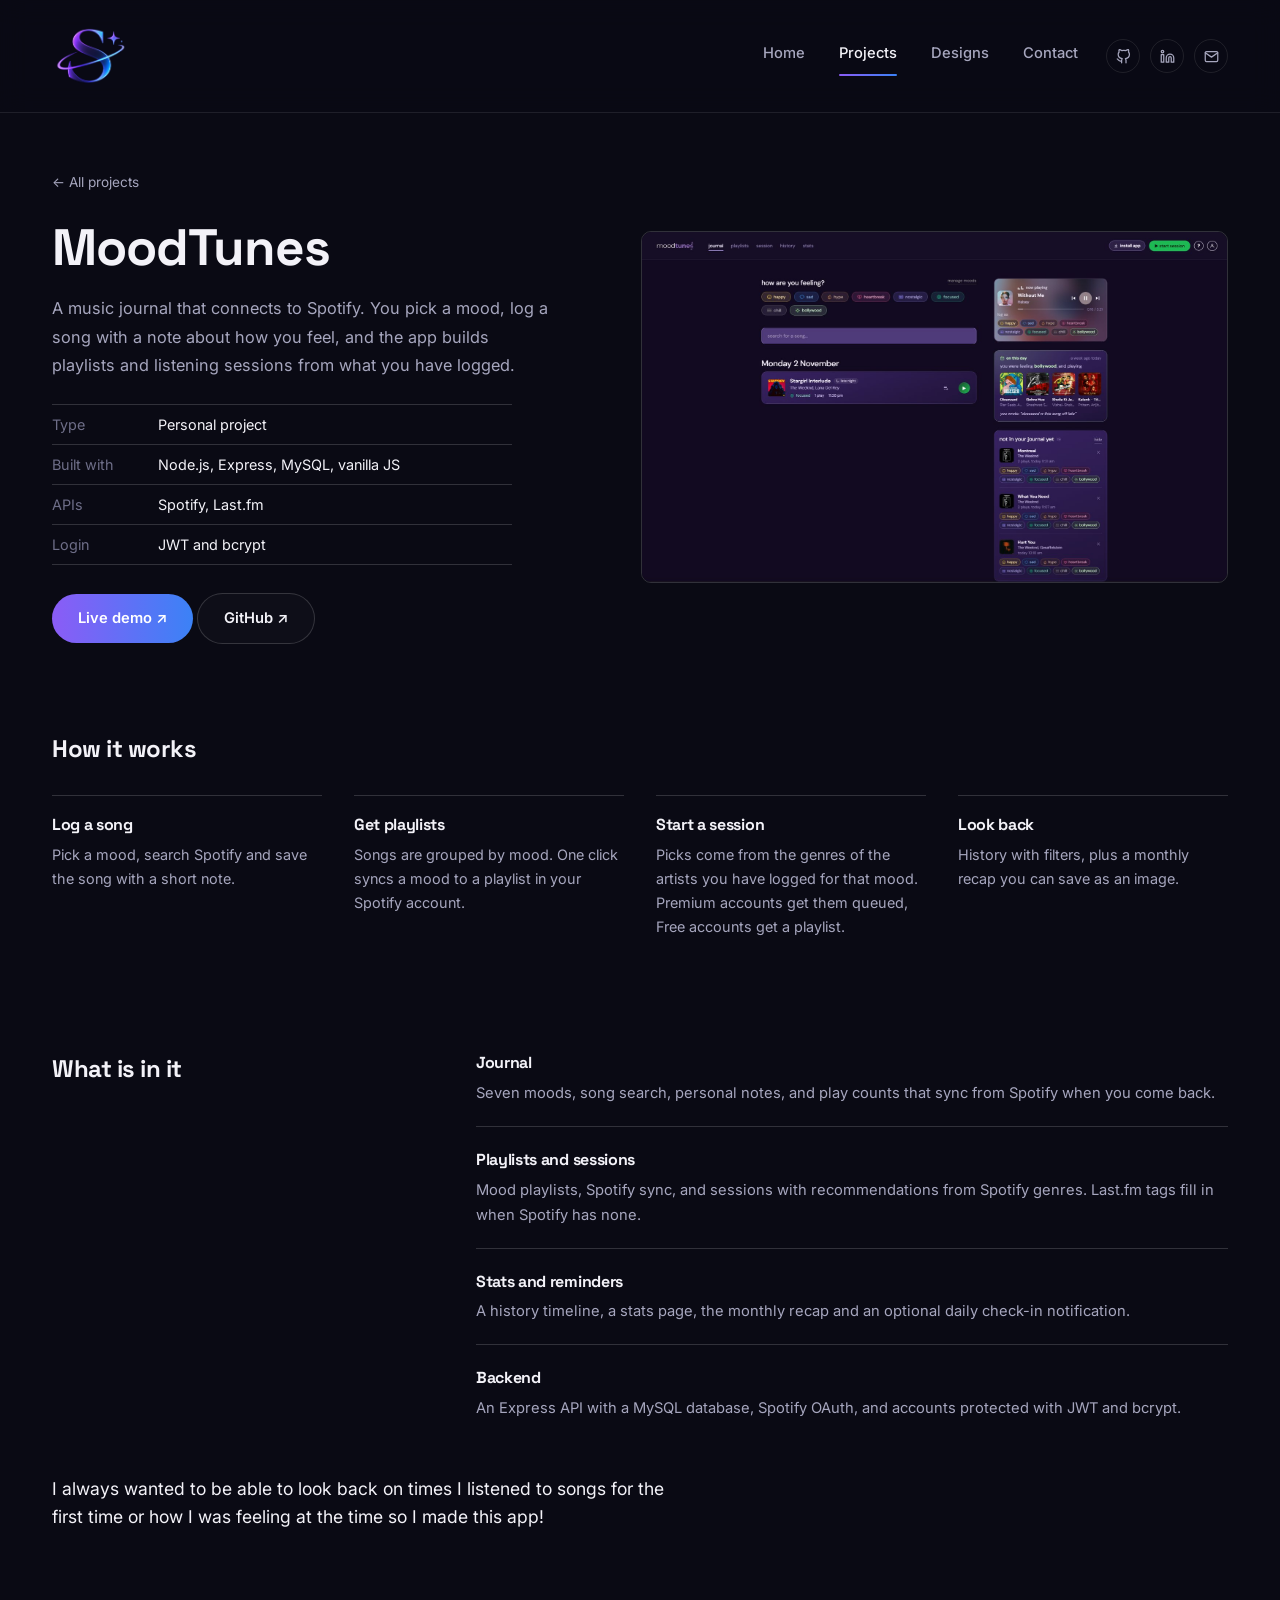
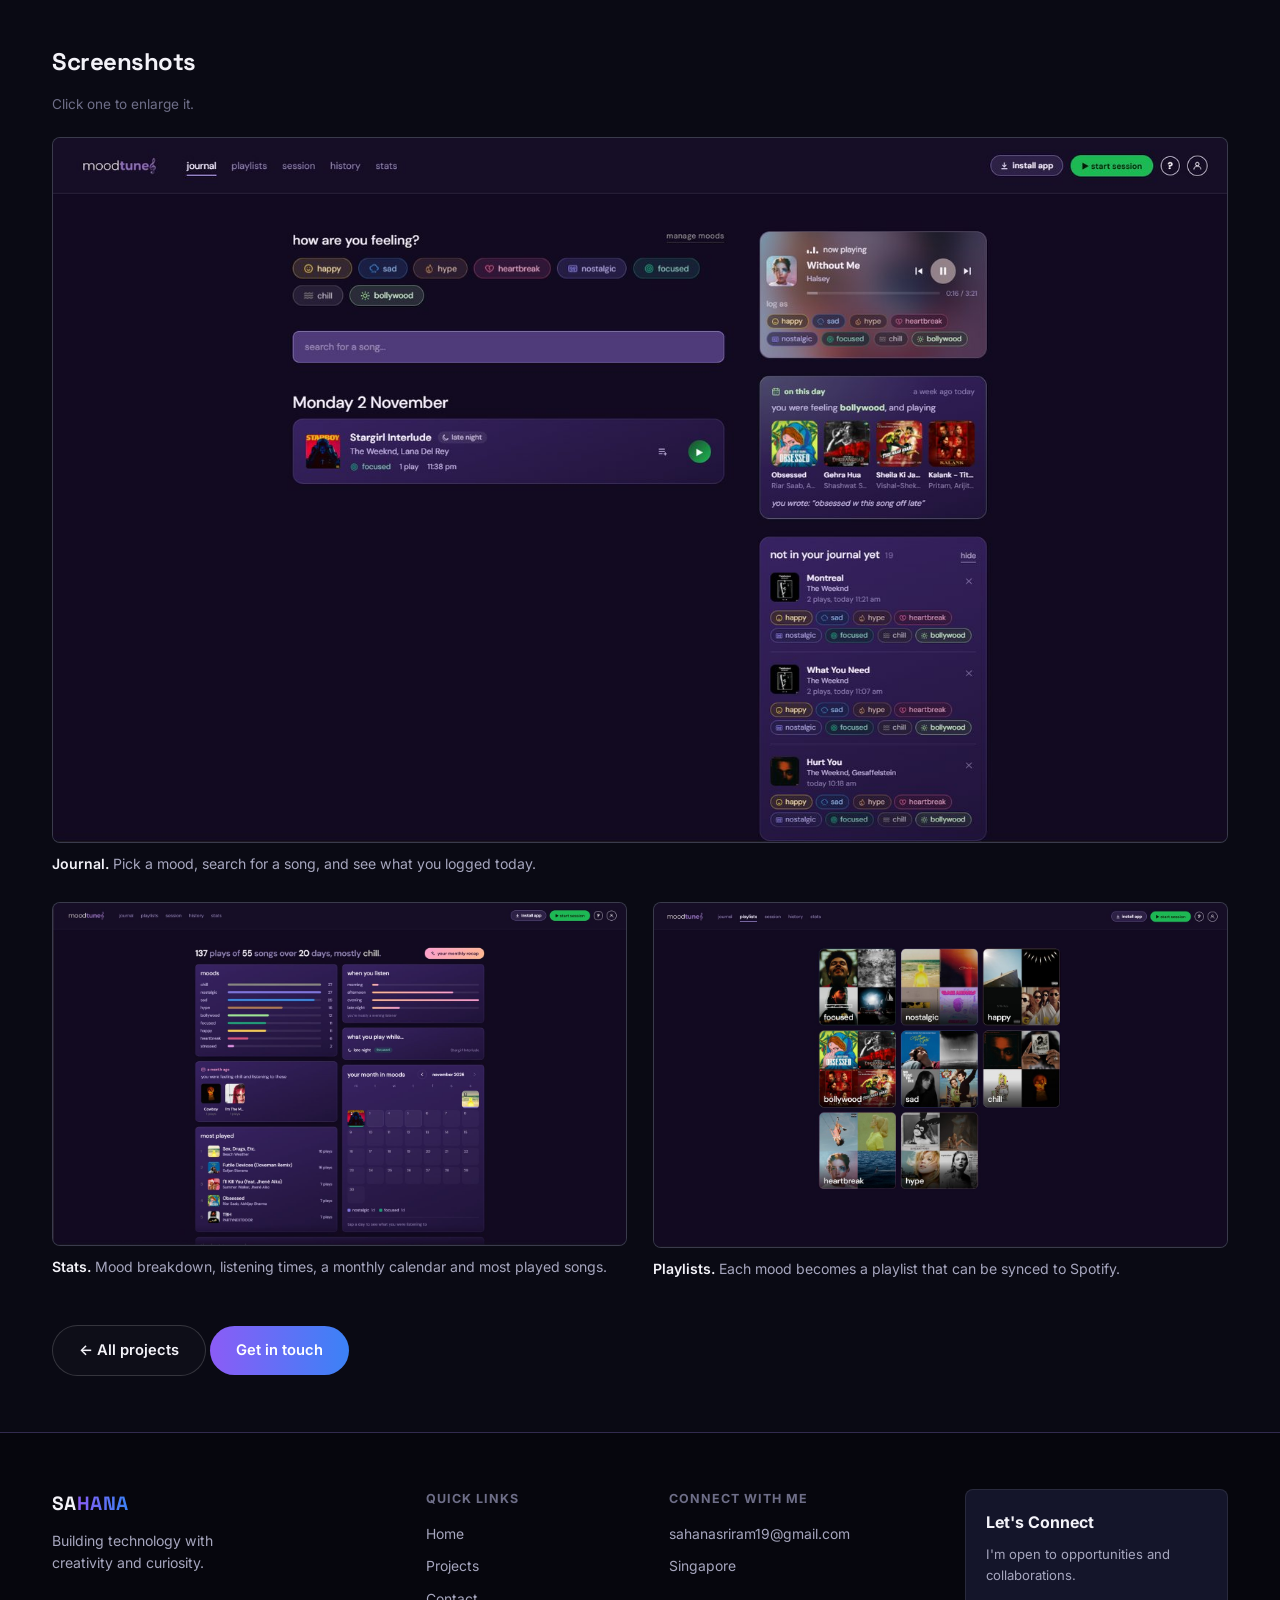
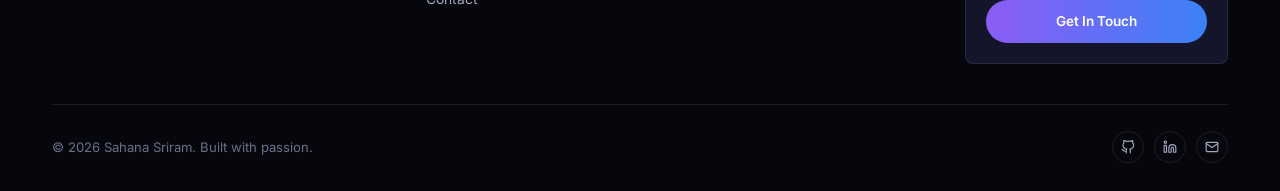
<file: moodtunes.html>
<!DOCTYPE html>
<html lang="en">
<head>
<meta charset="UTF-8">
<meta name="viewport" content="width=device-width, initial-scale=1.0">
<title>MoodTunes — Case Study</title>
<link rel="icon" type="image/png" href="images/favicon.png">
<link rel="manifest" href="/manifest.json">
<meta name="description" content="MoodTunes: a music mood journal built with Node.js, MySQL, Spotify and Last.fm.">
<link rel="preconnect" href="https://fonts.googleapis.com">
<link href="https://fonts.googleapis.com/css2?family=Space+Grotesk:wght@500;600;700&family=Inter:wght@400;500;600;700&display=swap" rel="stylesheet">
<link rel="stylesheet" href="css/style.css">
</head>
<body data-parent="work.html">

<div id="navbar-placeholder"></div>

<header class="cs-hero">
  <div class="wrap cs-hero-grid">
    <div>
      <a href="work.html" class="cs-back">&larr; All projects</a>
      <h1>MoodTunes</h1>
      <p class="cs-lede">A music journal that connects to Spotify. You pick a mood, log a song with a note about how you feel, and the app builds playlists and listening sessions from what you have logged.</p>
      <ul class="cs-facts"><li><span>Type</span>Personal project</li><li><span>Built with</span>Node.js, Express, MySQL, vanilla JS</li><li><span>APIs</span>Spotify, Last.fm</li><li><span>Login</span>JWT and bcrypt</li></ul>
      <div class="btn-row">
        <a href="https://moodtunes-main.vercel.app" target="_blank" rel="noopener" class="btn btn-primary">Live demo &#8599;</a>
        <a href="https://github.com/sahanasriram19/moodtunes" target="_blank" rel="noopener" class="btn btn-ghost">GitHub &#8599;</a>
      </div>
    </div>
    <div class="cs-hero-visual">
      <img src="images/moodtunes-1.jpg" width="1600" height="959" alt="MoodTunes journal page with mood buttons, song search and logged songs">
    </div>
  </div>
</header>

<section class="cs-section reveal">
  <div class="wrap">
    <h2>How it works</h2>
    <div class="cs-steps"><div><h3>Log a song</h3><p>Pick a mood, search Spotify and save the song with a short note.</p></div><div><h3>Get playlists</h3><p>Songs are grouped by mood. One click syncs a mood to a playlist in your Spotify account.</p></div><div><h3>Start a session</h3><p>Picks come from the genres of the artists you have logged for that mood. Premium accounts get them queued, Free accounts get a playlist.</p></div><div><h3>Look back</h3><p>History with filters, plus a monthly recap you can save as an image.</p></div></div>
  </div>
</section>

<section class="cs-section reveal">
  <div class="wrap cs-split">
    <h2>What is in it</h2>
    <div class="cs-list"><div class="cs-item"><h3>Journal</h3><p>Seven moods, song search, personal notes, and play counts that sync from Spotify when you come back.</p></div><div class="cs-item"><h3>Playlists and sessions</h3><p>Mood playlists, Spotify sync, and sessions with recommendations from Spotify genres. Last.fm tags fill in when Spotify has none.</p></div><div class="cs-item"><h3>Stats and reminders</h3><p>A history timeline, a stats page, the monthly recap and an optional daily check-in notification.</p></div><div class="cs-item"><h3>Backend</h3><p>An Express API with a MySQL database, Spotify OAuth, and accounts protected with JWT and bcrypt.</p></div></div>
  </div>
  <div class="wrap">
    <p class="cs-closing">I always wanted to be able to look back on times I listened to songs for the first time or how I was feeling at the time so I made this app!</p>
  </div>
</section>

<section class="cs-section reveal" id="screens">
  <div class="wrap">
    <h2>Screenshots</h2>
    <p class="cs-hint">Click one to enlarge it.</p>
    <div class="cs-boards three">
      <figure class="cs-board">
        <button type="button" class="cs-board-btn" data-lightbox="images/moodtunes-1.jpg" data-caption="Journal" aria-label="Open screenshot: Journal">
          <img src="images/moodtunes-1.jpg" width="1600" height="959" loading="lazy" alt="MoodTunes journal page with mood buttons, song search and logged songs">
        </button>
        <figcaption><strong>Journal.</strong> Pick a mood, search for a song, and see what you logged today.</figcaption>
      </figure>

      <figure class="cs-board">
        <button type="button" class="cs-board-btn" data-lightbox="images/moodtunes-2.jpg" data-caption="Stats" aria-label="Open screenshot: Stats">
          <img src="images/moodtunes-2.jpg" width="1600" height="955" loading="lazy" alt="MoodTunes stats page with mood bars and a calendar">
        </button>
        <figcaption><strong>Stats.</strong> Mood breakdown, listening times, a monthly calendar and most played songs.</figcaption>
      </figure>

      <figure class="cs-board">
        <button type="button" class="cs-board-btn" data-lightbox="images/moodtunes-3.jpg" data-caption="Playlists" aria-label="Open screenshot: Playlists">
          <img src="images/moodtunes-3.jpg" width="1600" height="962" loading="lazy" alt="MoodTunes playlists page with album art for each mood">
        </button>
        <figcaption><strong>Playlists.</strong> Each mood becomes a playlist that can be synced to Spotify.</figcaption>
      </figure>
    </div>
    <div class="btn-row cs-end">
      <a href="work.html" class="btn btn-ghost">&larr; All projects</a>
      <a href="mailto:sahanasriram19@gmail.com" class="btn btn-primary">Get in touch</a>
    </div>
  </div>
</section>

<div class="lightbox" id="lightbox" role="dialog" aria-modal="true" aria-label="Screenshot preview" hidden>
  <button type="button" class="lightbox-close" aria-label="Close preview">&times;</button>
  <div class="lightbox-stage"><img id="lightboxImg" alt=""></div>
  <p class="lightbox-caption" id="lightboxCap"></p>
</div>

<footer>
  <div class="wrap">
    <div class="footer-grid">
      <div class="footer-brand">
        <a class="logo" href="index.html"><span class="a">SA</span><span class="b">HANA</span></a>
        <p>Building technology with creativity and curiosity.</p>
      </div>
      <div class="footer-col">
        <h4>Quick Links</h4>
        <a href="index.html">Home</a>
        <a href="work.html">Projects</a>
        <a href="index.html#contact">Contact</a>
      </div>
      <div class="footer-col">
        <h4>Connect With Me</h4>
        <span>sahanasriram19@gmail.com</span>
        <span>Singapore</span>
      </div>
      <div class="footer-cta">
        <h4 style="margin-bottom:8px;">Let's Connect</h4>
        <p>I'm open to opportunities and collaborations.</p>
        <a href="mailto:sahanasriram19@gmail.com" class="btn btn-primary">Get In Touch</a>
      </div>
    </div>
    <div class="footer-bottom">
      <span>© 2026 Sahana Sriram. Built with passion.</span>
      <div class="footer-social">
        <a href="https://github.com/sahanasriram19" target="_blank" rel="noopener" aria-label="GitHub"><svg viewBox="0 0 24 24" fill="none" stroke-width="2" stroke-linecap="round" stroke-linejoin="round"><path d="M9 19c-5 1.5-5-2.5-7-3m14 6v-3.87a3.37 3.37 0 0 0-.94-2.61c3.14-.35 6.44-1.54 6.44-7A5.44 5.44 0 0 0 20 4.77 5.07 5.07 0 0 0 19.91 1S18.73.65 16 2.48a13.38 13.38 0 0 0-7 0C6.27.65 5.09 1 5.09 1A5.07 5.07 0 0 0 5 4.77a5.44 5.44 0 0 0-1.5 3.78c0 5.42 3.3 6.61 6.44 7A3.37 3.37 0 0 0 9 18.13V22"/></svg></a>
        <a href="https://www.linkedin.com/in/sahanasriram19" target="_blank" rel="noopener" aria-label="LinkedIn"><svg viewBox="0 0 24 24" fill="none" stroke-width="2" stroke-linecap="round" stroke-linejoin="round"><path d="M16 8a6 6 0 0 1 6 6v7h-4v-7a2 2 0 0 0-2-2 2 2 0 0 0-2 2v7h-4v-7a6 6 0 0 1 6-6z"/><rect x="2" y="9" width="4" height="12"/><circle cx="4" cy="4" r="2"/></svg></a>
        <a href="mailto:sahanasriram19@gmail.com" aria-label="Email"><svg viewBox="0 0 24 24" fill="none" stroke-width="2" stroke-linecap="round" stroke-linejoin="round"><path d="m22 6-10 7L2 6"/><rect x="2" y="4" width="20" height="16" rx="2"/></svg></a>
      </div>
    </div>
  </div>
</footer>

<button class="to-top" aria-label="Back to top">↑</button>
<script src="js/script.js"></script>
</body>
</html>
</file>
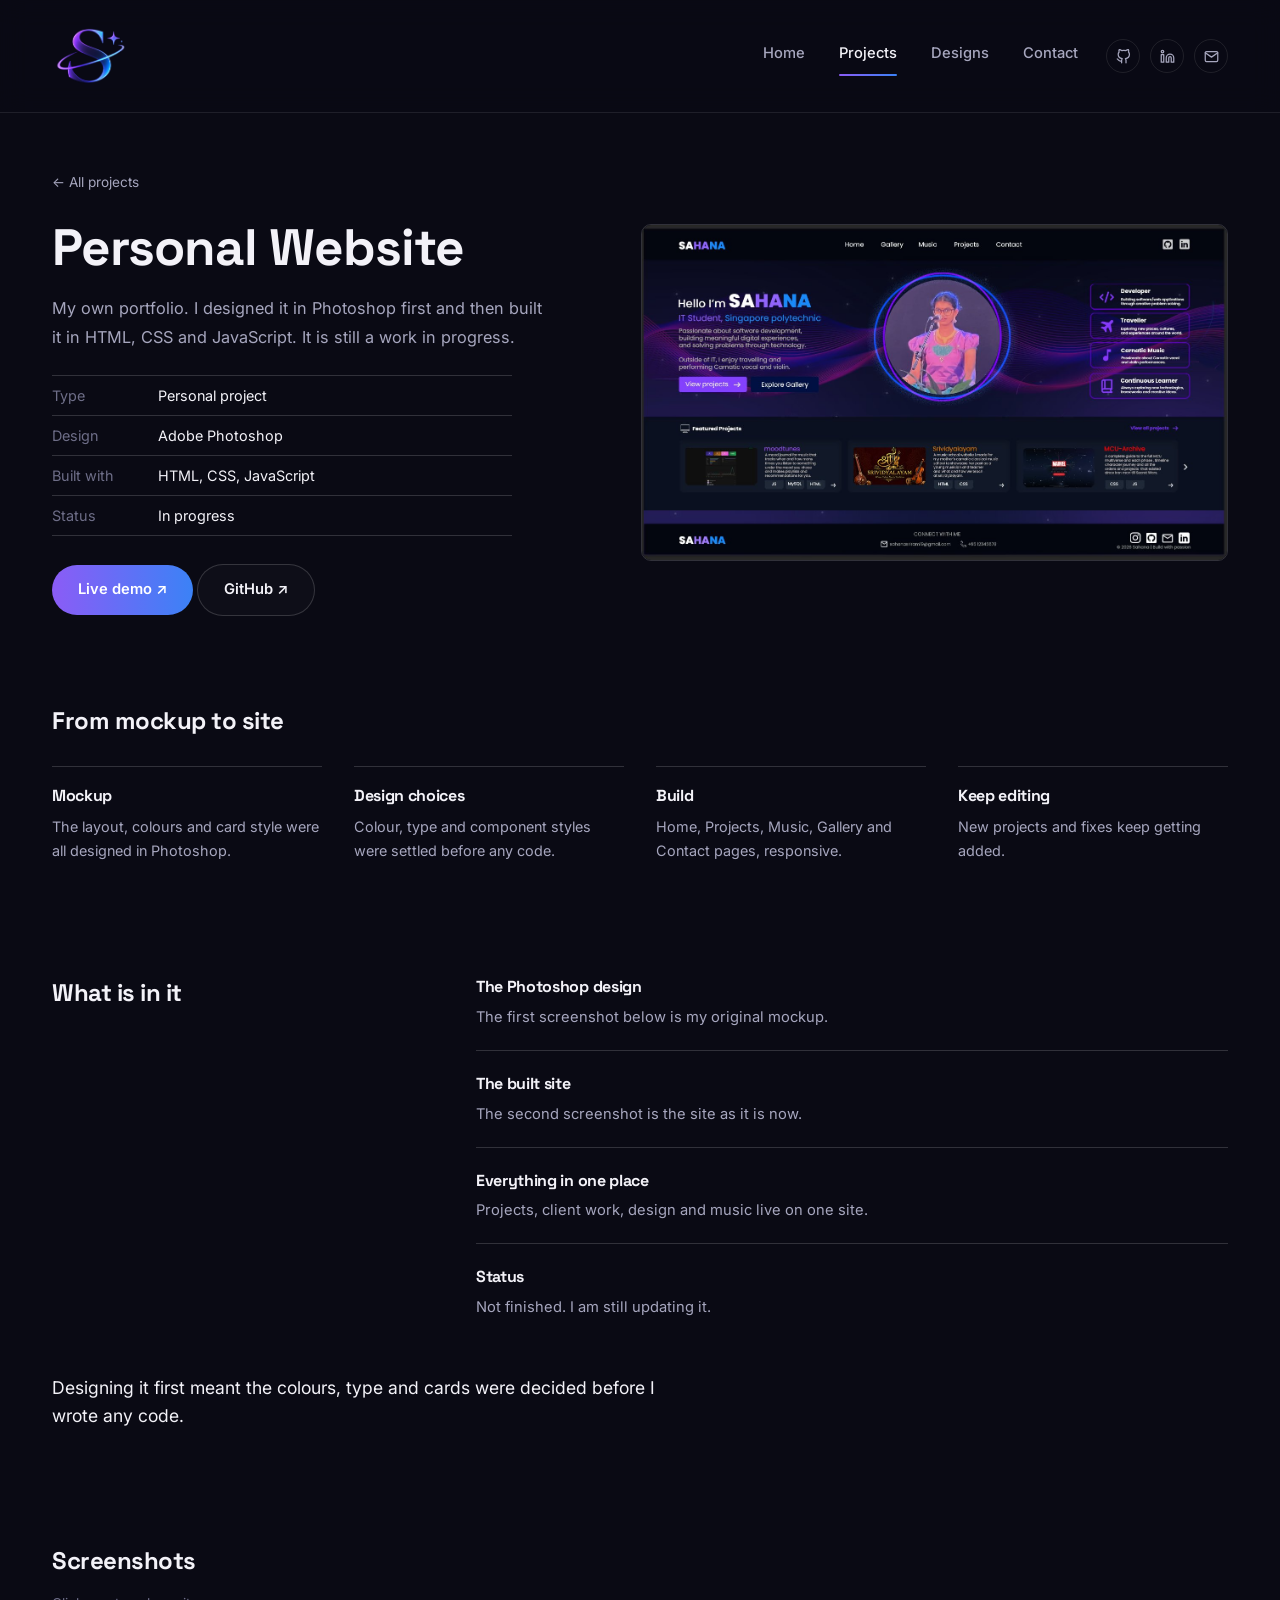
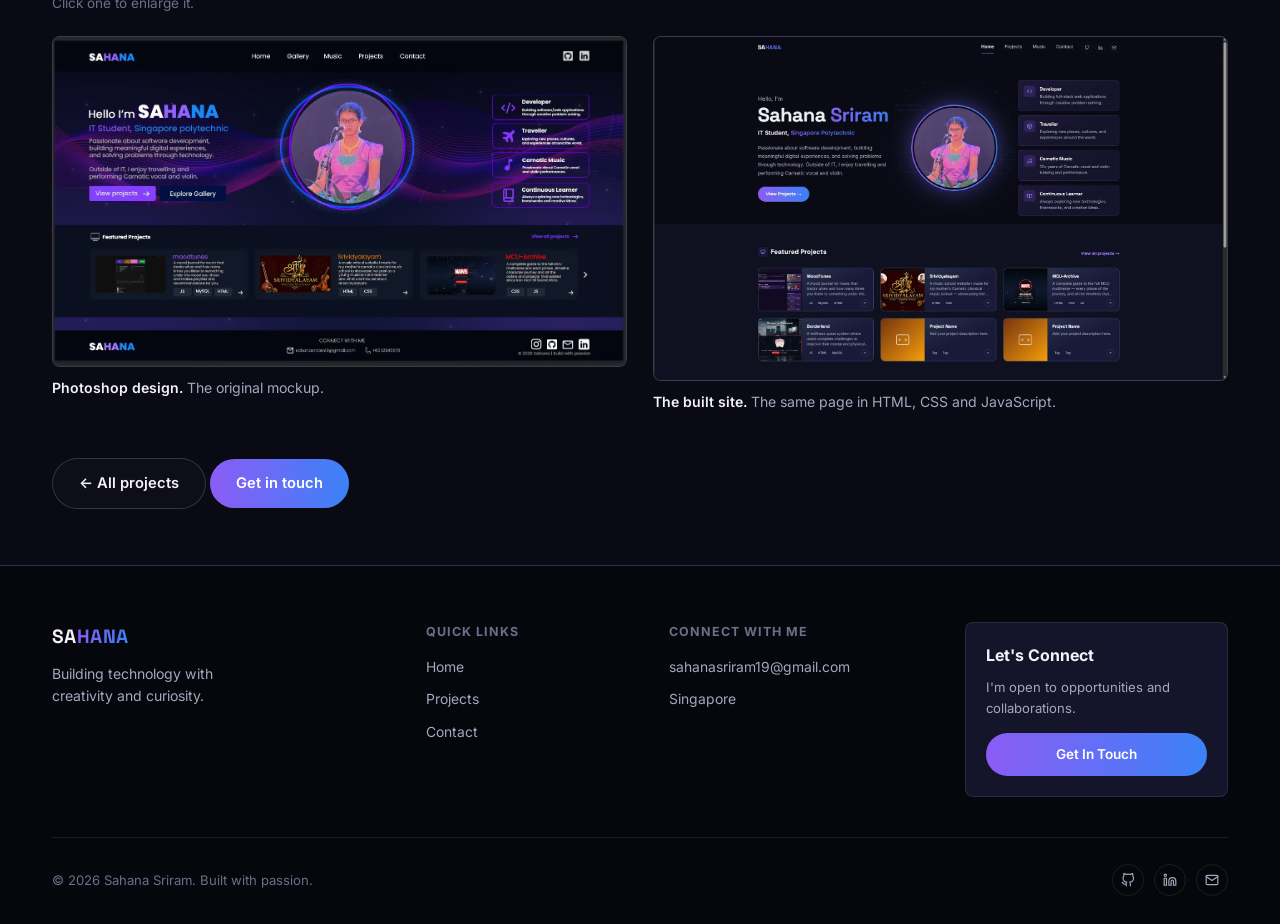
<file: personal-website.html>
<!DOCTYPE html>
<html lang="en">
<head>
<meta charset="UTF-8">
<meta name="viewport" content="width=device-width, initial-scale=1.0">
<title>Personal Website — Case Study</title>
<link rel="icon" type="image/png" href="images/favicon.png">
<link rel="manifest" href="/manifest.json">
<meta name="description" content="Personal Website: a portfolio designed in Photoshop and built in HTML, CSS and JavaScript.">
<link rel="preconnect" href="https://fonts.googleapis.com">
<link href="https://fonts.googleapis.com/css2?family=Space+Grotesk:wght@500;600;700&family=Inter:wght@400;500;600;700&display=swap" rel="stylesheet">
<link rel="stylesheet" href="css/style.css">
</head>
<body data-parent="work.html">

<div id="navbar-placeholder"></div>

<header class="cs-hero">
  <div class="wrap cs-hero-grid">
    <div>
      <a href="work.html" class="cs-back">&larr; All projects</a>
      <h1>Personal Website</h1>
      <p class="cs-lede">My own portfolio. I designed it in Photoshop first and then built it in HTML, CSS and JavaScript. It is still a work in progress.</p>
      <ul class="cs-facts"><li><span>Type</span>Personal project</li><li><span>Design</span>Adobe Photoshop</li><li><span>Built with</span>HTML, CSS, JavaScript</li><li><span>Status</span>In progress</li></ul>
      <div class="btn-row">
        <a href="https://sahanasriram.vercel.app" target="_blank" rel="noopener" class="btn btn-primary">Live demo &#8599;</a>
        <a href="https://github.com/sahanasriram19/portfolio" target="_blank" rel="noopener" class="btn btn-ghost">GitHub &#8599;</a>
      </div>
    </div>
    <div class="cs-hero-visual">
      <img src="images/personal-1.jpg" width="1377" height="789" alt="Photoshop mockup of the home page">
    </div>
  </div>
</header>

<section class="cs-section reveal">
  <div class="wrap">
    <h2>From mockup to site</h2>
    <div class="cs-steps"><div><h3>Mockup</h3><p>The layout, colours and card style were all designed in Photoshop.</p></div><div><h3>Design choices</h3><p>Colour, type and component styles were settled before any code.</p></div><div><h3>Build</h3><p>Home, Projects, Music, Gallery and Contact pages, responsive.</p></div><div><h3>Keep editing</h3><p>New projects and fixes keep getting added.</p></div></div>
  </div>
</section>

<section class="cs-section reveal">
  <div class="wrap cs-split">
    <h2>What is in it</h2>
    <div class="cs-list"><div class="cs-item"><h3>The Photoshop design</h3><p>The first screenshot below is my original mockup.</p></div><div class="cs-item"><h3>The built site</h3><p>The second screenshot is the site as it is now.</p></div><div class="cs-item"><h3>Everything in one place</h3><p>Projects, client work, design and music live on one site.</p></div><div class="cs-item"><h3>Status</h3><p>Not finished. I am still updating it.</p></div></div>
  </div>
  <div class="wrap">
    <p class="cs-closing">Designing it first meant the colours, type and cards were decided before I wrote any code.</p>
  </div>
</section>

<section class="cs-section reveal" id="screens">
  <div class="wrap">
    <h2>Screenshots</h2>
    <p class="cs-hint">Click one to enlarge it.</p>
    <div class="cs-boards">
      <figure class="cs-board">
        <button type="button" class="cs-board-btn" data-lightbox="images/personal-1.jpg" data-caption="Photoshop design" aria-label="Open screenshot: Photoshop design">
          <img src="images/personal-1.jpg" width="1377" height="789" loading="lazy" alt="Photoshop mockup of the home page">
        </button>
        <figcaption><strong>Photoshop design.</strong> The original mockup.</figcaption>
      </figure>

      <figure class="cs-board">
        <button type="button" class="cs-board-btn" data-lightbox="images/personal-2.jpg" data-caption="The built site" aria-label="Open screenshot: The built site">
          <img src="images/personal-2.jpg" width="1600" height="957" loading="lazy" alt="The built home page">
        </button>
        <figcaption><strong>The built site.</strong> The same page in HTML, CSS and JavaScript.</figcaption>
      </figure>
    </div>
    <div class="btn-row cs-end">
      <a href="work.html" class="btn btn-ghost">&larr; All projects</a>
      <a href="mailto:sahanasriram19@gmail.com" class="btn btn-primary">Get in touch</a>
    </div>
  </div>
</section>

<div class="lightbox" id="lightbox" role="dialog" aria-modal="true" aria-label="Screenshot preview" hidden>
  <button type="button" class="lightbox-close" aria-label="Close preview">&times;</button>
  <div class="lightbox-stage"><img id="lightboxImg" alt=""></div>
  <p class="lightbox-caption" id="lightboxCap"></p>
</div>

<footer>
  <div class="wrap">
    <div class="footer-grid">
      <div class="footer-brand">
        <a class="logo" href="index.html"><span class="a">SA</span><span class="b">HANA</span></a>
        <p>Building technology with creativity and curiosity.</p>
      </div>
      <div class="footer-col">
        <h4>Quick Links</h4>
        <a href="index.html">Home</a>
        <a href="work.html">Projects</a>
        <a href="index.html#contact">Contact</a>
      </div>
      <div class="footer-col">
        <h4>Connect With Me</h4>
        <span>sahanasriram19@gmail.com</span>
        <span>Singapore</span>
      </div>
      <div class="footer-cta">
        <h4 style="margin-bottom:8px;">Let's Connect</h4>
        <p>I'm open to opportunities and collaborations.</p>
        <a href="mailto:sahanasriram19@gmail.com" class="btn btn-primary">Get In Touch</a>
      </div>
    </div>
    <div class="footer-bottom">
      <span>© 2026 Sahana Sriram. Built with passion.</span>
      <div class="footer-social">
        <a href="https://github.com/sahanasriram19" target="_blank" rel="noopener" aria-label="GitHub"><svg viewBox="0 0 24 24" fill="none" stroke-width="2" stroke-linecap="round" stroke-linejoin="round"><path d="M9 19c-5 1.5-5-2.5-7-3m14 6v-3.87a3.37 3.37 0 0 0-.94-2.61c3.14-.35 6.44-1.54 6.44-7A5.44 5.44 0 0 0 20 4.77 5.07 5.07 0 0 0 19.91 1S18.73.65 16 2.48a13.38 13.38 0 0 0-7 0C6.27.65 5.09 1 5.09 1A5.07 5.07 0 0 0 5 4.77a5.44 5.44 0 0 0-1.5 3.78c0 5.42 3.3 6.61 6.44 7A3.37 3.37 0 0 0 9 18.13V22"/></svg></a>
        <a href="https://www.linkedin.com/in/sahanasriram19" target="_blank" rel="noopener" aria-label="LinkedIn"><svg viewBox="0 0 24 24" fill="none" stroke-width="2" stroke-linecap="round" stroke-linejoin="round"><path d="M16 8a6 6 0 0 1 6 6v7h-4v-7a2 2 0 0 0-2-2 2 2 0 0 0-2 2v7h-4v-7a6 6 0 0 1 6-6z"/><rect x="2" y="9" width="4" height="12"/><circle cx="4" cy="4" r="2"/></svg></a>
        <a href="mailto:sahanasriram19@gmail.com" aria-label="Email"><svg viewBox="0 0 24 24" fill="none" stroke-width="2" stroke-linecap="round" stroke-linejoin="round"><path d="m22 6-10 7L2 6"/><rect x="2" y="4" width="20" height="16" rx="2"/></svg></a>
      </div>
    </div>
  </div>
</footer>

<button class="to-top" aria-label="Back to top">↑</button>
<script src="js/script.js"></script>
</body>
</html>
</file>
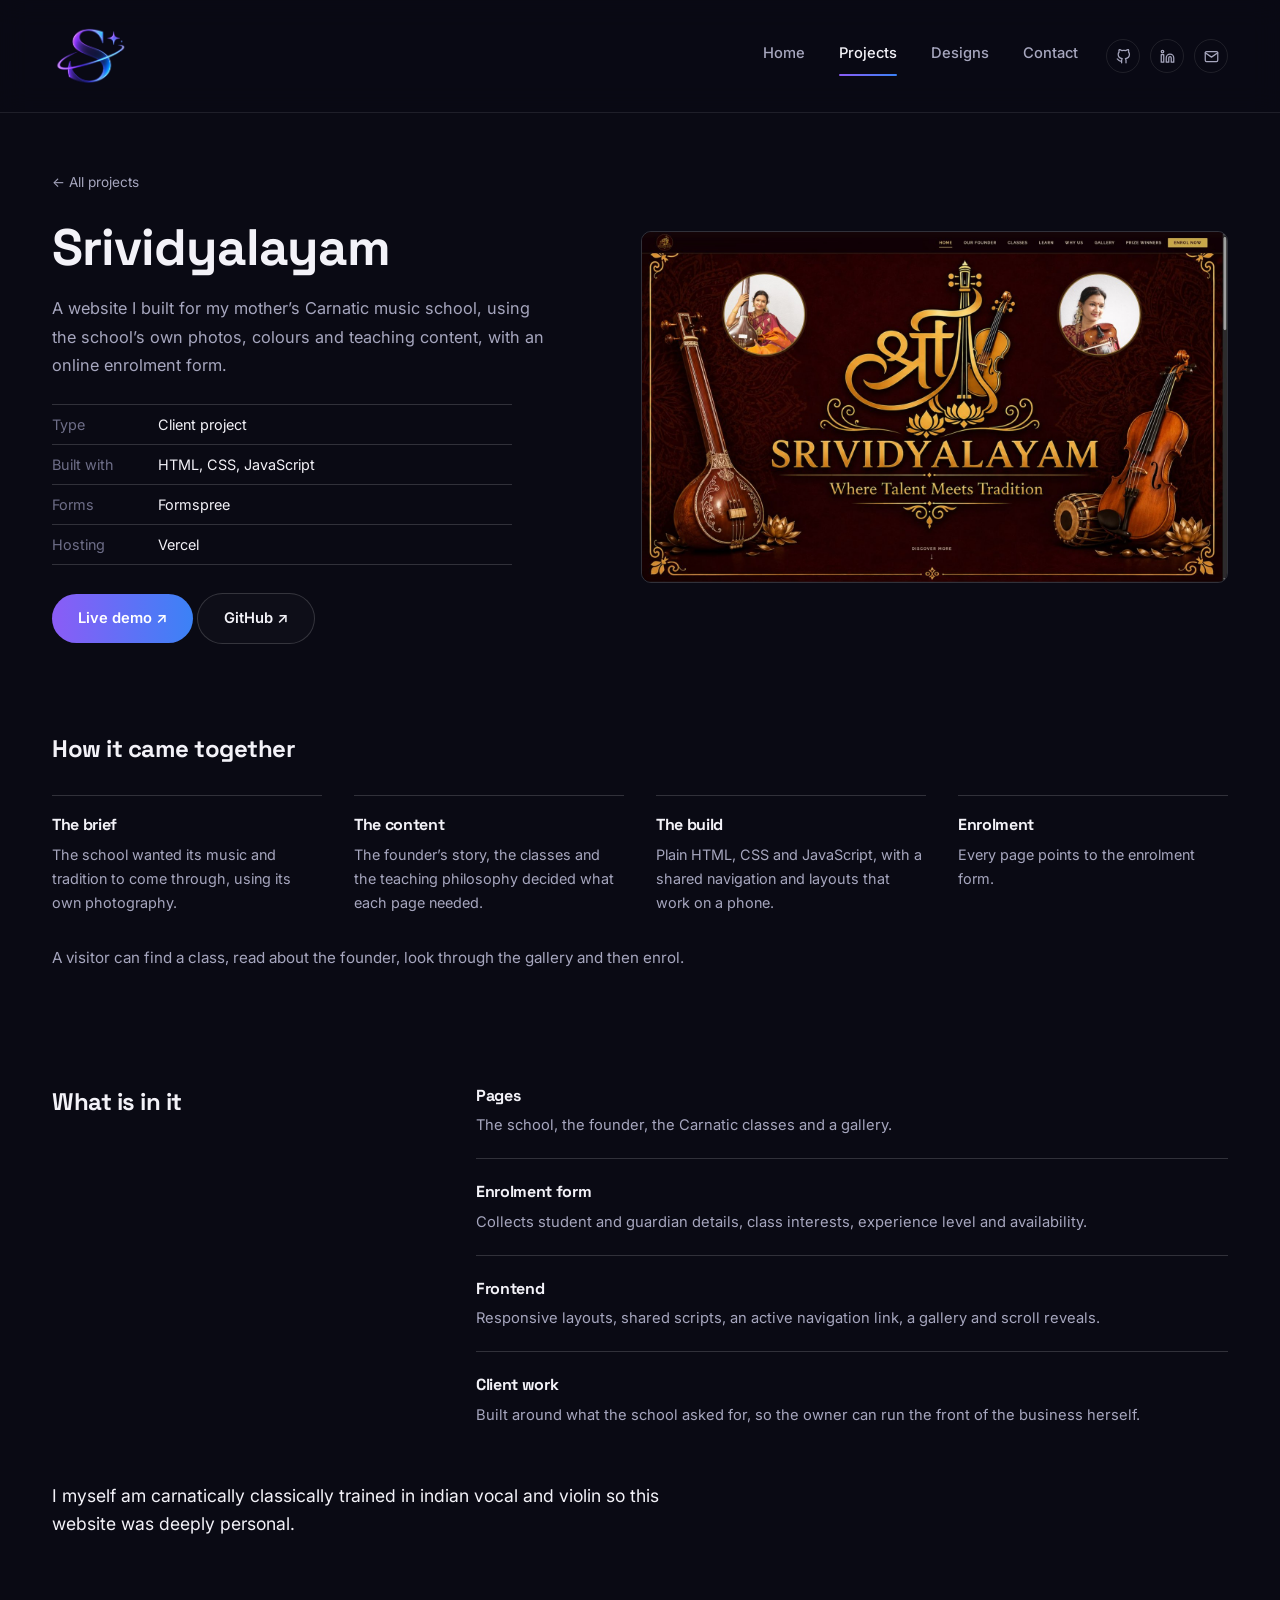
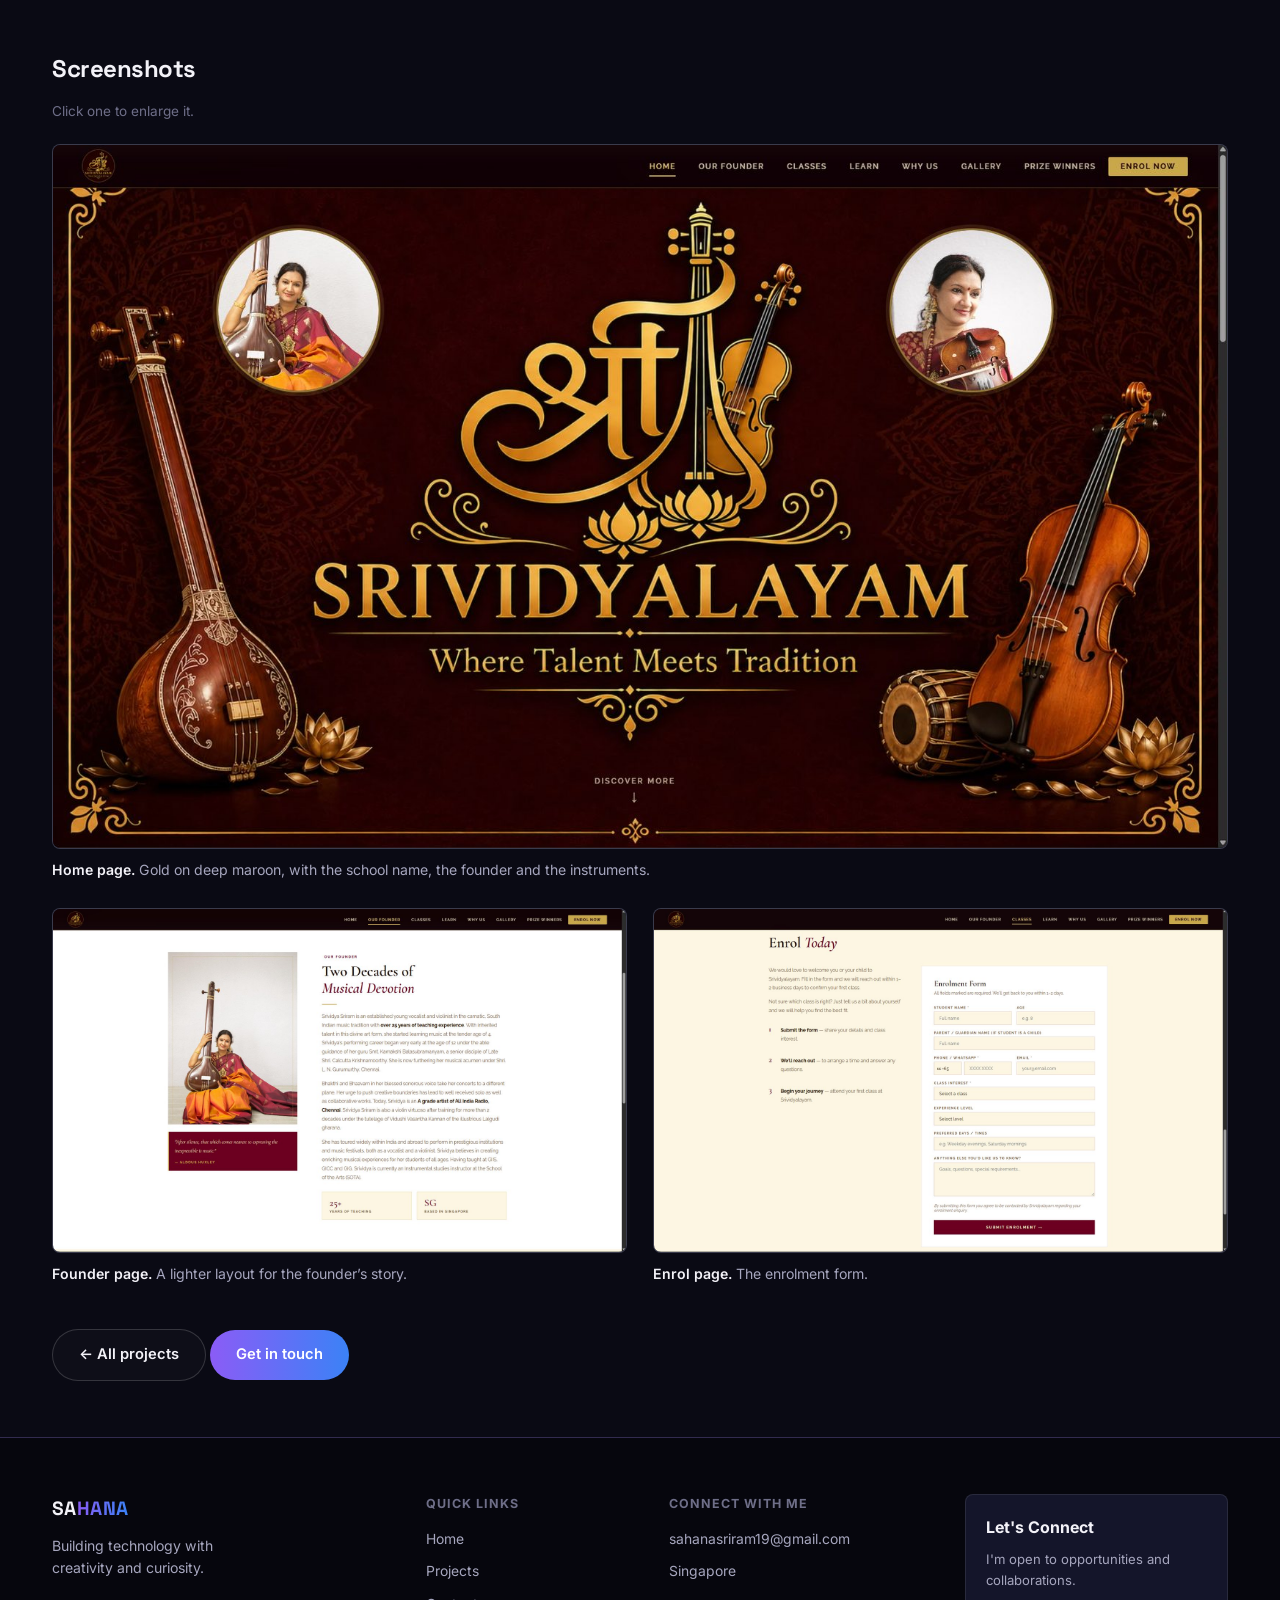
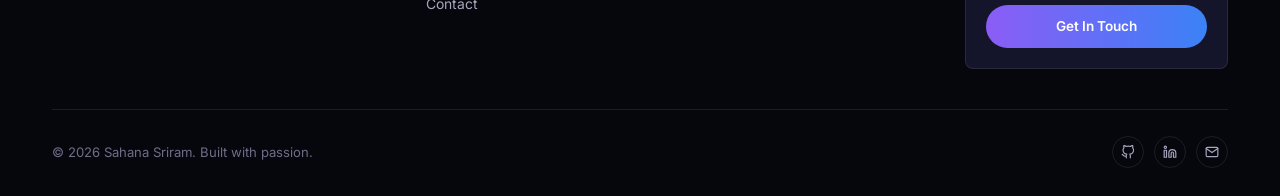
<file: srividyalayam.html>
<!DOCTYPE html>
<html lang="en">
<head>
<meta charset="UTF-8">
<meta name="viewport" content="width=device-width, initial-scale=1.0">
<title>Srividyalayam — Case Study</title>
<link rel="icon" type="image/png" href="images/favicon.png">
<link rel="manifest" href="/manifest.json">
<meta name="description" content="Srividyalayam: a website for a Carnatic music school, with an enrolment form.">
<link rel="preconnect" href="https://fonts.googleapis.com">
<link href="https://fonts.googleapis.com/css2?family=Space+Grotesk:wght@500;600;700&family=Inter:wght@400;500;600;700&display=swap" rel="stylesheet">
<link rel="stylesheet" href="css/style.css">
</head>
<body data-parent="work.html">

<div id="navbar-placeholder"></div>

<header class="cs-hero">
  <div class="wrap cs-hero-grid">
    <div>
      <a href="work.html" class="cs-back">&larr; All projects</a>
      <h1>Srividyalayam</h1>
      <p class="cs-lede">A website I built for my mother’s Carnatic music school, using the school’s own photos, colours and teaching content, with an online enrolment form.</p>
      <ul class="cs-facts"><li><span>Type</span>Client project</li><li><span>Built with</span>HTML, CSS, JavaScript</li><li><span>Forms</span>Formspree</li><li><span>Hosting</span>Vercel</li></ul>
      <div class="btn-row">
        <a href="https://srividyalayam.org" target="_blank" rel="noopener" class="btn btn-primary">Live demo &#8599;</a>
        <a href="https://github.com/sahanasriram19/srividyalayam" target="_blank" rel="noopener" class="btn btn-ghost">GitHub &#8599;</a>
      </div>
    </div>
    <div class="cs-hero-visual">
      <img src="images/srividyalayam-1.jpg" width="1600" height="958" alt="Srividyalayam home page with the school name and Carnatic instruments">
    </div>
  </div>
</header>

<section class="cs-section reveal">
  <div class="wrap">
    <h2>How it came together</h2>
    <div class="cs-steps"><div><h3>The brief</h3><p>The school wanted its music and tradition to come through, using its own photography.</p></div><div><h3>The content</h3><p>The founder’s story, the classes and the teaching philosophy decided what each page needed.</p></div><div><h3>The build</h3><p>Plain HTML, CSS and JavaScript, with a shared navigation and layouts that work on a phone.</p></div><div><h3>Enrolment</h3><p>Every page points to the enrolment form.</p></div></div>
    <p class="cs-aside">A visitor can find a class, read about the founder, look through the gallery and then enrol.</p>
  </div>
</section>

<section class="cs-section reveal">
  <div class="wrap cs-split">
    <h2>What is in it</h2>
    <div class="cs-list"><div class="cs-item"><h3>Pages</h3><p>The school, the founder, the Carnatic classes and a gallery.</p></div><div class="cs-item"><h3>Enrolment form</h3><p>Collects student and guardian details, class interests, experience level and availability.</p></div><div class="cs-item"><h3>Frontend</h3><p>Responsive layouts, shared scripts, an active navigation link, a gallery and scroll reveals.</p></div><div class="cs-item"><h3>Client work</h3><p>Built around what the school asked for, so the owner can run the front of the business herself.</p></div></div>
  </div>
  <div class="wrap">
    <p class="cs-closing">I myself am carnatically classically trained in indian vocal and violin so this website was deeply personal.</p>
  </div>
</section>

<section class="cs-section reveal" id="screens">
  <div class="wrap">
    <h2>Screenshots</h2>
    <p class="cs-hint">Click one to enlarge it.</p>
    <div class="cs-boards three">
      <figure class="cs-board">
        <button type="button" class="cs-board-btn" data-lightbox="images/srividyalayam-1.jpg" data-caption="Home page" aria-label="Open screenshot: Home page">
          <img src="images/srividyalayam-1.jpg" width="1600" height="958" loading="lazy" alt="Srividyalayam home page with the school name and Carnatic instruments">
        </button>
        <figcaption><strong>Home page.</strong> Gold on deep maroon, with the school name, the founder and the instruments.</figcaption>
      </figure>

      <figure class="cs-board">
        <button type="button" class="cs-board-btn" data-lightbox="images/srividyalayam-2.jpg" data-caption="Founder page" aria-label="Open screenshot: Founder page">
          <img src="images/srividyalayam-2.jpg" width="1600" height="958" loading="lazy" alt="Srividyalayam founder page with a portrait and biography">
        </button>
        <figcaption><strong>Founder page.</strong> A lighter layout for the founder’s story.</figcaption>
      </figure>

      <figure class="cs-board">
        <button type="button" class="cs-board-btn" data-lightbox="images/srividyalayam-3.jpg" data-caption="Enrol page" aria-label="Open screenshot: Enrol page">
          <img src="images/srividyalayam-3.jpg" width="1600" height="958" loading="lazy" alt="Srividyalayam enrolment form page">
        </button>
        <figcaption><strong>Enrol page.</strong> The enrolment form.</figcaption>
      </figure>
    </div>
    <div class="btn-row cs-end">
      <a href="work.html" class="btn btn-ghost">&larr; All projects</a>
      <a href="mailto:sahanasriram19@gmail.com" class="btn btn-primary">Get in touch</a>
    </div>
  </div>
</section>

<div class="lightbox" id="lightbox" role="dialog" aria-modal="true" aria-label="Screenshot preview" hidden>
  <button type="button" class="lightbox-close" aria-label="Close preview">&times;</button>
  <div class="lightbox-stage"><img id="lightboxImg" alt=""></div>
  <p class="lightbox-caption" id="lightboxCap"></p>
</div>

<footer>
  <div class="wrap">
    <div class="footer-grid">
      <div class="footer-brand">
        <a class="logo" href="index.html"><span class="a">SA</span><span class="b">HANA</span></a>
        <p>Building technology with creativity and curiosity.</p>
      </div>
      <div class="footer-col">
        <h4>Quick Links</h4>
        <a href="index.html">Home</a>
        <a href="work.html">Projects</a>
        <a href="index.html#contact">Contact</a>
      </div>
      <div class="footer-col">
        <h4>Connect With Me</h4>
        <span>sahanasriram19@gmail.com</span>
        <span>Singapore</span>
      </div>
      <div class="footer-cta">
        <h4 style="margin-bottom:8px;">Let's Connect</h4>
        <p>I'm open to opportunities and collaborations.</p>
        <a href="mailto:sahanasriram19@gmail.com" class="btn btn-primary">Get In Touch</a>
      </div>
    </div>
    <div class="footer-bottom">
      <span>© 2026 Sahana Sriram. Built with passion.</span>
      <div class="footer-social">
        <a href="https://github.com/sahanasriram19" target="_blank" rel="noopener" aria-label="GitHub"><svg viewBox="0 0 24 24" fill="none" stroke-width="2" stroke-linecap="round" stroke-linejoin="round"><path d="M9 19c-5 1.5-5-2.5-7-3m14 6v-3.87a3.37 3.37 0 0 0-.94-2.61c3.14-.35 6.44-1.54 6.44-7A5.44 5.44 0 0 0 20 4.77 5.07 5.07 0 0 0 19.91 1S18.73.65 16 2.48a13.38 13.38 0 0 0-7 0C6.27.65 5.09 1 5.09 1A5.07 5.07 0 0 0 5 4.77a5.44 5.44 0 0 0-1.5 3.78c0 5.42 3.3 6.61 6.44 7A3.37 3.37 0 0 0 9 18.13V22"/></svg></a>
        <a href="https://www.linkedin.com/in/sahanasriram19" target="_blank" rel="noopener" aria-label="LinkedIn"><svg viewBox="0 0 24 24" fill="none" stroke-width="2" stroke-linecap="round" stroke-linejoin="round"><path d="M16 8a6 6 0 0 1 6 6v7h-4v-7a2 2 0 0 0-2-2 2 2 0 0 0-2 2v7h-4v-7a6 6 0 0 1 6-6z"/><rect x="2" y="9" width="4" height="12"/><circle cx="4" cy="4" r="2"/></svg></a>
        <a href="mailto:sahanasriram19@gmail.com" aria-label="Email"><svg viewBox="0 0 24 24" fill="none" stroke-width="2" stroke-linecap="round" stroke-linejoin="round"><path d="m22 6-10 7L2 6"/><rect x="2" y="4" width="20" height="16" rx="2"/></svg></a>
      </div>
    </div>
  </div>
</footer>

<button class="to-top" aria-label="Back to top">↑</button>
<script src="js/script.js"></script>
</body>
</html>
</file>
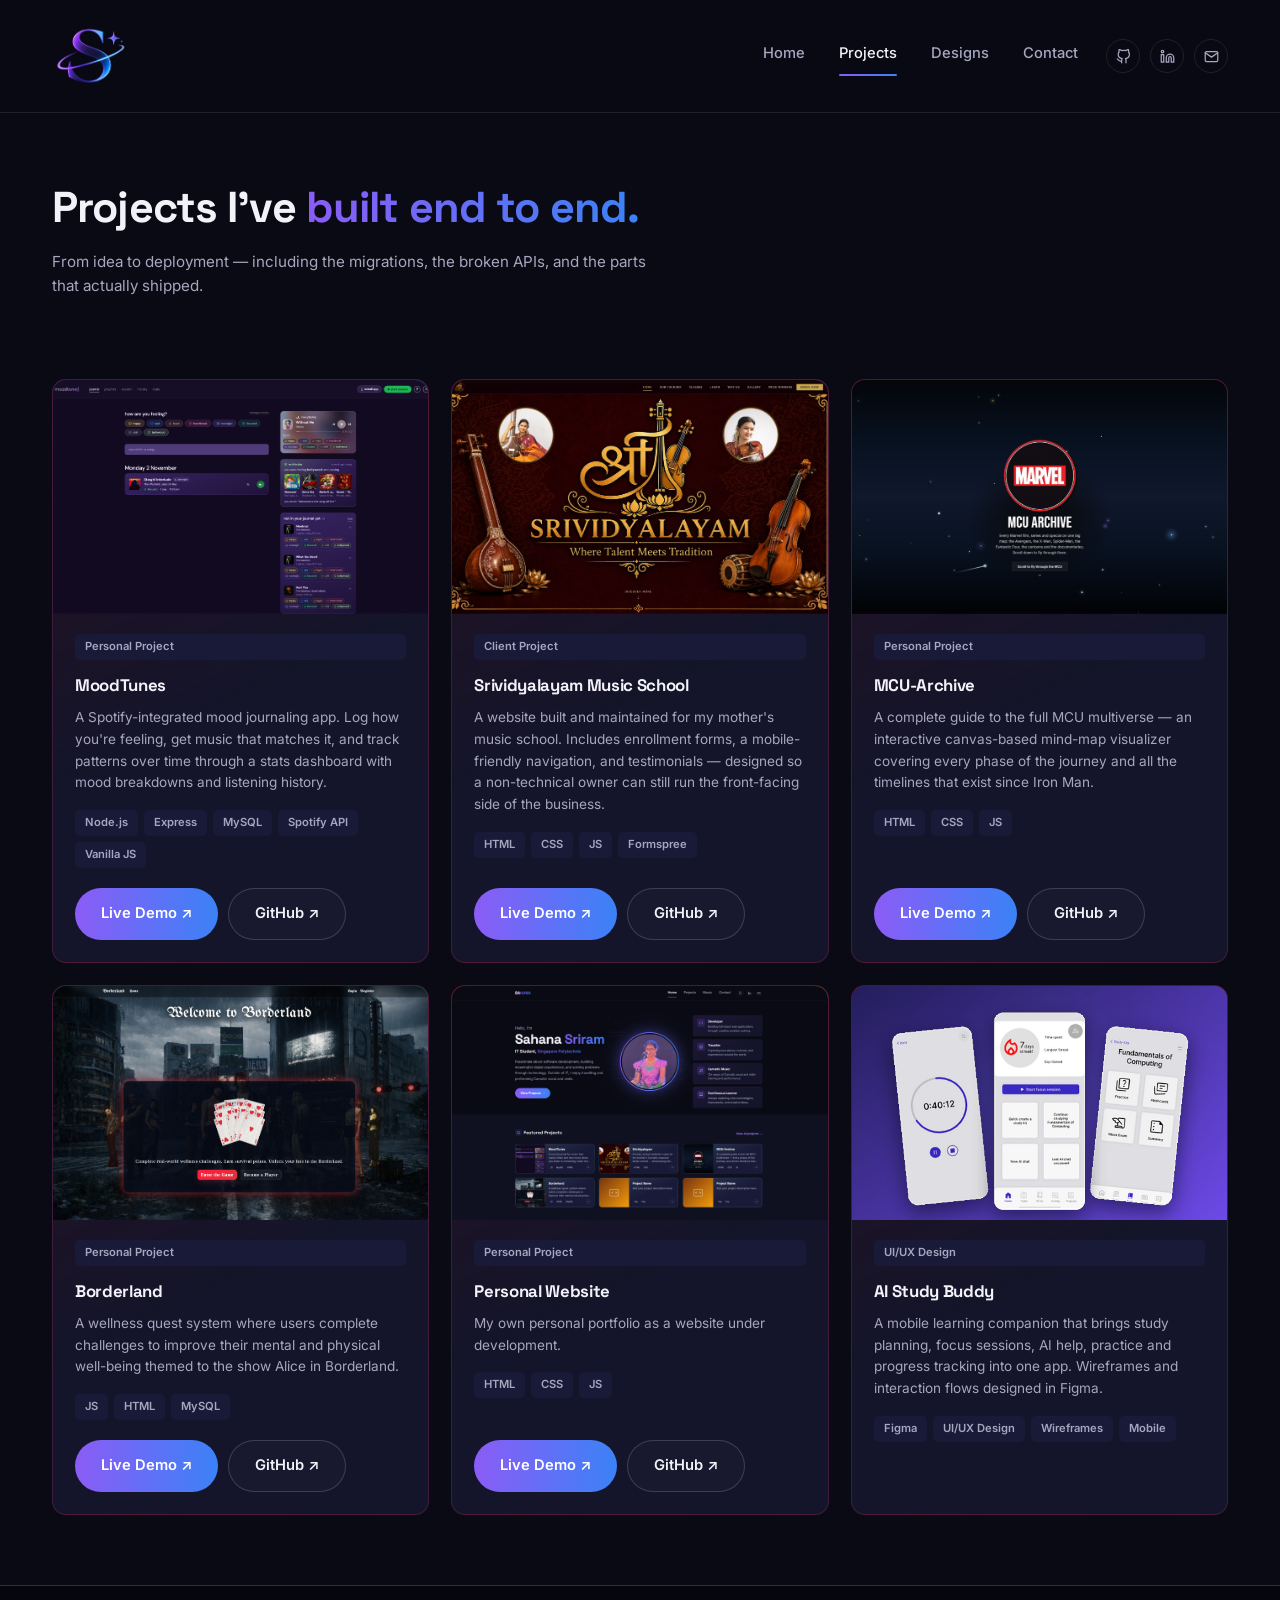
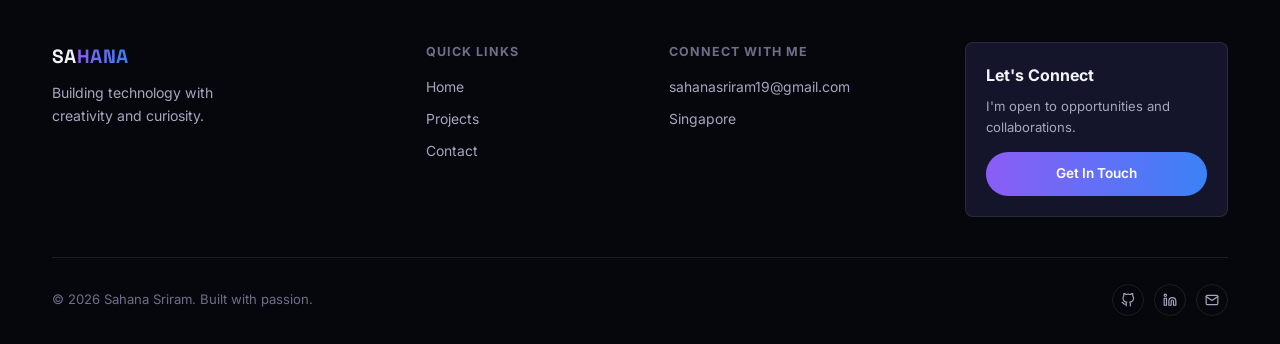
<file: work.html>
<!DOCTYPE html>
<html lang="en">
<head>
<meta charset="UTF-8">
<meta name="viewport" content="width=device-width, initial-scale=1.0">
<title>Projects</title>
<link rel="icon" type="image/png" href="images/favicon.png">
<link rel="manifest" href="/manifest.json">
<meta name="description" content="Selected projects by Sahana Sriram, including MoodTunes and Srividyalayam Music School.">
<link rel="preconnect" href="https://fonts.googleapis.com">
<link href="https://fonts.googleapis.com/css2?family=Space+Grotesk:wght@500;600;700&family=Inter:wght@400;500;600;700&display=swap" rel="stylesheet">
<link rel="stylesheet" href="css/style.css">
</head>
<body>

<div id="navbar-placeholder"></div>

<section class="page-head reveal">
  <div class="wrap">
    <h1>Projects I've <span class="grad-text">built end to end.</span></h1>
    <p class="section-sub" style="max-width:600px;">From idea to deployment — including the migrations, the broken APIs, and the parts that actually shipped.</p>
  </div>
</section>

<section class="section reveal">
  <div class="wrap">
    <div class="project-grid">
      <div class="project-card mt">
        <div class="project-thumb mt">
          <img class="thumb-photo" src="images/moodtunes.png" alt="MoodTunes screenshot" onerror="this.style.display='none'">
          <svg viewBox="0 0 100 100" fill="none" xmlns="http://www.w3.org/2000/svg">
            <circle cx="50" cy="50" r="34" stroke="white" stroke-width="2" opacity="0.5"/>
            <path d="M30 60 L30 40 L42 44 L42 64" stroke="white" stroke-width="2.5" stroke-linecap="round" stroke-linejoin="round"/>
            <circle cx="27" cy="63" r="5" stroke="white" stroke-width="2.5"/>
            <circle cx="39" cy="67" r="5" stroke="white" stroke-width="2.5"/>
            <path d="M58 35 L64 38 L64 62" stroke="white" stroke-width="2.5" stroke-linecap="round"/>
            <circle cx="64" cy="65" r="5" stroke="white" stroke-width="2.5"/>
          </svg>
        </div>
        <div class="body">
          <span class="tag-chip" style="margin-bottom:12px;display:inline-block;">Personal Project</span>
          <h3><a class="cs-title-link" href="moodtunes.html">MoodTunes</a></h3>
          <p>A Spotify-integrated mood journaling app. Log how you're feeling, get music that matches it, and track patterns over time through a stats dashboard with mood breakdowns and listening history.</p>
          <div class="tag-chips" style="margin-bottom:4px;">
            <span class="tag-chip">Node.js</span>
            <span class="tag-chip">Express</span>
            <span class="tag-chip">MySQL</span>
            <span class="tag-chip">Spotify API</span>
            <span class="tag-chip">Vanilla JS</span>
          </div>
          <div class="project-links">
            <a href="https://moodtunes-main.vercel.app" target="_blank" rel="noopener" class="btn btn-primary btn-sm">Live Demo ↗</a>
            <a href="https://github.com/sahanasriram19/moodtunes" target="_blank" rel="noopener" class="btn btn-ghost btn-sm">GitHub ↗</a>
          </div>
        </div>
      </div>

      <div class="project-card sv">
        <div class="project-thumb sv">
          <img class="thumb-photo" src="images/srividyalayam.jpg" alt="Srividyalayam screenshot" onerror="this.style.display='none'">
          <svg viewBox="0 0 100 100" fill="none" xmlns="http://www.w3.org/2000/svg">
            <path d="M30 70 V30 L70 22 V62" stroke="white" stroke-width="2.5" stroke-linecap="round" stroke-linejoin="round"/>
            <circle cx="27" cy="73" r="6" stroke="white" stroke-width="2.5"/>
            <circle cx="67" cy="65" r="6" stroke="white" stroke-width="2.5"/>
          </svg>
        </div>
        <div class="body">
          <span class="tag-chip" style="margin-bottom:12px;display:inline-block;">Client Project</span>
          <h3><a class="cs-title-link" href="srividyalayam.html">Srividyalayam Music School</a></h3>
          <p>A website built and maintained for my mother's music school. Includes enrollment forms, a mobile-friendly navigation, and testimonials — designed so a non-technical owner can still run the front-facing side of the business.</p>
          <div class="tag-chips" style="margin-bottom:4px;">
            <span class="tag-chip">HTML</span>
            <span class="tag-chip">CSS</span>
            <span class="tag-chip">JS</span>
            <span class="tag-chip">Formspree</span>
          </div>
          <div class="project-links">
            <a href="https://srividyalayam.org" target="_blank" rel="noopener" class="btn btn-primary btn-sm">Live Demo ↗</a>
            <a href="https://github.com/sahanasriram19/srividyalayam" target="_blank" rel="noopener" class="btn btn-ghost btn-sm">GitHub ↗</a>
          </div>
        </div>
      </div>

      <div class="project-card mc">
        <div class="project-thumb mc">
          <img class="thumb-photo" src="images/mcu-archive.png" alt="MCU-Archive screenshot" onerror="this.style.display='none'">
          <svg viewBox="0 0 100 100" fill="none" xmlns="http://www.w3.org/2000/svg">
            <circle cx="50" cy="35" r="14" stroke="white" stroke-width="2.5"/>
            <path d="M50 49 L50 78" stroke="white" stroke-width="2.5" stroke-linecap="round"/>
            <circle cx="30" cy="78" r="4" fill="white"/>
            <circle cx="50" cy="78" r="4" fill="white"/>
            <circle cx="70" cy="78" r="4" fill="white"/>
            <path d="M30 78 L50 78 L70 78" stroke="white" stroke-width="2" stroke-linecap="round"/>
          </svg>
        </div>
        <div class="body">
          <span class="tag-chip" style="margin-bottom:12px;display:inline-block;">Personal Project</span>
          <h3><a class="cs-title-link" href="mcu-archive.html">MCU-Archive</a></h3>
          <p>A complete guide to the full MCU multiverse — an interactive canvas-based mind-map visualizer covering every phase of the journey and all the timelines that exist since Iron Man.</p>
          <div class="tag-chips" style="margin-bottom:4px;">
            <span class="tag-chip">HTML</span>
            <span class="tag-chip">CSS</span>
            <span class="tag-chip">JS</span>
          </div>
          <div class="project-links">
            <a href="https://mcu-archive.vercel.app/" target="_blank" rel="noopener" class="btn btn-primary btn-sm">Live Demo ↗</a>
            <a href="https://github.com/sahanasriram19/mcu-archive" target="_blank" rel="noopener" class="btn btn-ghost btn-sm">GitHub ↗</a>
          </div>
        </div>
      </div>

      <div class="project-card n4">
        <div class="project-thumb n4">
          <img class="thumb-photo" src="images/borderland.png" alt="Project 4 screenshot" onerror="this.style.display='none'">
          <svg viewBox="0 0 100 100" fill="none" xmlns="http://www.w3.org/2000/svg">
            <rect x="22" y="28" width="56" height="44" rx="6" stroke="white" stroke-width="2.5"/>
            <path d="M40 46 L32 50 L40 54 M60 46 L68 50 L60 54" stroke="white" stroke-width="2.5" stroke-linecap="round" stroke-linejoin="round"/>
          </svg>
        </div>
        <div class="body">
          <span class="tag-chip" style="margin-bottom:12px;display:inline-block;">Personal Project</span>
          <h3><a class="cs-title-link" href="borderland.html">Borderland</a></h3>
          <p>A wellness quest system where users complete challenges to improve their mental and physical well-being themed to the show Alice in Borderland.</p>
          <div class="tag-chips" style="margin-bottom:4px;">
            <span class="tag-chip">JS</span>
            <span class="tag-chip">HTML</span>
            <span class="tag-chip">MySQL</span>
          </div>
          <div class="project-links">
            <a href="https://alice-in-borderland-bed.vercel.app/" target="_blank" rel="noopener" class="btn btn-primary btn-sm">Live Demo ↗</a>
            <a href="https://github.com/sahanasriram19/alice-in-borderland" target="_blank" rel="noopener" class="btn btn-ghost btn-sm">GitHub ↗</a>
          </div>
        </div>
      </div>

      <div class="project-card n5">
        <div class="project-thumb n5">
          <img class="thumb-photo" src="images/portfolio.png" alt="Project 5 screenshot" onerror="this.style.display='none'">
          <svg viewBox="0 0 100 100" fill="none" xmlns="http://www.w3.org/2000/svg">
            <rect x="22" y="28" width="56" height="44" rx="6" stroke="white" stroke-width="2.5"/>
            <path d="M40 46 L32 50 L40 54 M60 46 L68 50 L60 54" stroke="white" stroke-width="2.5" stroke-linecap="round" stroke-linejoin="round"/>
          </svg>
        </div>
        <div class="body">
          <span class="tag-chip" style="margin-bottom:12px;display:inline-block;">Personal Project</span>
          <h3><a class="cs-title-link" href="personal-website.html">Personal Website</a></h3>
          <p>My own personal portfolio as a website under development.</p>
          <div class="tag-chips" style="margin-bottom:4px;">
            <span class="tag-chip">HTML</span>
            <span class="tag-chip">CSS</span>
            <span class="tag-chip">JS</span>
          </div>
          <div class="project-links">
            <a href="https://sahanasriram.vercel.app" target="_blank" rel="noopener" class="btn btn-primary btn-sm">Live Demo ↗</a>
            <a href="https://github.com/sahanasriram19/portfolio" target="_blank" rel="noopener" class="btn btn-ghost btn-sm">GitHub ↗</a>
          </div>
        </div>
      </div>

      <div class="project-card n6">
        <div class="project-thumb n6">
          <img class="thumb-photo" src="images/ai-study-buddy.png" alt="AI Study Buddy app screens" onerror="this.style.display='none'">
          <svg viewBox="0 0 100 100" fill="none" xmlns="http://www.w3.org/2000/svg">
            <rect x="33" y="20" width="34" height="60" rx="7" stroke="white" stroke-width="2.5"/>
            <line x1="44" y1="71" x2="56" y2="71" stroke="white" stroke-width="2.5" stroke-linecap="round"/>
          </svg>
        </div>
        <div class="body">
          <span class="tag-chip" style="margin-bottom:12px;display:inline-block;">UI/UX Design</span>
          <h3><a class="cs-title-link" href="ai-study-buddy.html">AI Study Buddy</a></h3>
          <p>A mobile learning companion that brings study planning, focus sessions, AI help, practice and progress tracking into one app. Wireframes and interaction flows designed in Figma.</p>
          <div class="tag-chips" style="margin-bottom:4px;">
            <span class="tag-chip">Figma</span>
            <span class="tag-chip">UI/UX Design</span>
            <span class="tag-chip">Wireframes</span>
            <span class="tag-chip">Mobile</span>
          </div>
        </div>
      </div>
    </div>
  </div>
</section>

<footer>
  <div class="wrap">
    <div class="footer-grid">
      <div class="footer-brand">
        <a class="logo" href="index.html"><span class="a">SA</span><span class="b">HANA</span></a>
        <p>Building technology with creativity and curiosity.</p>
      </div>
      <div class="footer-col">
        <h4>Quick Links</h4>
        <a href="index.html">Home</a>
        <a href="work.html">Projects</a>
        <a href="index.html#contact">Contact</a>
      </div>
      <div class="footer-col">
        <h4>Connect With Me</h4>
        <span>sahanasriram19@gmail.com</span>
        <span>Singapore</span>
      </div>
      <div class="footer-cta">
        <h4 style="margin-bottom:8px;">Let's Connect</h4>
        <p>I'm open to opportunities and collaborations.</p>
        <a href="mailto:sahanasriram19@gmail.com" class="btn btn-primary">Get In Touch</a>
      </div>
    </div>
    <div class="footer-bottom">
      <span>© 2026 Sahana Sriram. Built with passion.</span>
      <div class="footer-social">
        <a href="https://github.com/sahanasriram19" target="_blank" rel="noopener" aria-label="GitHub"><svg viewBox="0 0 24 24" fill="none" stroke-width="2" stroke-linecap="round" stroke-linejoin="round"><path d="M9 19c-5 1.5-5-2.5-7-3m14 6v-3.87a3.37 3.37 0 0 0-.94-2.61c3.14-.35 6.44-1.54 6.44-7A5.44 5.44 0 0 0 20 4.77 5.07 5.07 0 0 0 19.91 1S18.73.65 16 2.48a13.38 13.38 0 0 0-7 0C6.27.65 5.09 1 5.09 1A5.07 5.07 0 0 0 5 4.77a5.44 5.44 0 0 0-1.5 3.78c0 5.42 3.3 6.61 6.44 7A3.37 3.37 0 0 0 9 18.13V22"/></svg></a>
        <a href="https://www.linkedin.com/in/sahanasriram19" target="_blank" rel="noopener" aria-label="LinkedIn"><svg viewBox="0 0 24 24" fill="none" stroke-width="2" stroke-linecap="round" stroke-linejoin="round"><path d="M16 8a6 6 0 0 1 6 6v7h-4v-7a2 2 0 0 0-2-2 2 2 0 0 0-2 2v7h-4v-7a6 6 0 0 1 6-6z"/><rect x="2" y="9" width="4" height="12"/><circle cx="4" cy="4" r="2"/></svg></a>
        <a href="mailto:sahanasriram19@gmail.com" aria-label="Email"><svg viewBox="0 0 24 24" fill="none" stroke-width="2" stroke-linecap="round" stroke-linejoin="round"><path d="m22 6-10 7L2 6"/><rect x="2" y="4" width="20" height="16" rx="2"/></svg></a>
      </div>
    </div>
  </div>
</footer>

<button class="to-top" aria-label="Back to top">↑</button>
<script src="js/script.js"></script>
</body>
</html>
</file>
<file: css/style.css>
/* ============================================
   Sahana Sriram — Portfolio (dark theme)
   ============================================ */

:root{
  --bg:#0A0A14;
  --bg-soft:#0F1020;
  --surface:#14152A;
  --surface-2:#191A38;
  --border:rgba(255,255,255,0.09);
  --border-strong:rgba(255,255,255,0.16);
  --text:#F3F2F8;
  --text-soft:#A6A6BE;
  --text-mute:#6E6E88;
  --purple:#8B5CF6;
  --purple-soft:#A78BFA;
  --blue:#3B82F6;
  --rose:#F43F87;
  --rose-soft:#FB7BA8;
  --grad:linear-gradient(90deg,#8B5CF6 0%,#3B82F6 100%);
  --radius:14px;
  --radius-sm:8px;
}

*{margin:0;padding:0;box-sizing:border-box;}
html{scroll-behavior:smooth;}
body{
  background:var(--bg);
  color:var(--text);
  font-family:'Inter',sans-serif;
  line-height:1.6;
  overflow-x:hidden;
}
h1,h2,h3,.display{
  font-family:'Space Grotesk',sans-serif;
  letter-spacing:-0.02em;
}
a{color:inherit;text-decoration:none;}
img{max-width:100%;display:block;}
.wrap{max-width:1240px;margin:0 auto;padding:0 32px;}
.grad-text{background:var(--grad);-webkit-background-clip:text;background-clip:text;color:transparent;}

/* ---------- About/Music: duality cards, stats, facts ---------- */
.duality-grid{display:grid;grid-template-columns:1fr 1fr;gap:22px;margin-bottom:22px;}
.duality-card{background:var(--surface);border:1px solid var(--border);border-radius:var(--radius);padding:32px;}
.duality-label{font-size:0.78rem;font-weight:700;text-transform:uppercase;letter-spacing:0.08em;margin-bottom:14px;color:var(--purple-soft);}
.duality-card.music .duality-label{color:#60A5FA;}
.duality-card h3{font-size:1.25rem;font-weight:700;margin-bottom:12px;}
.duality-card p{color:var(--text-soft);font-size:0.95rem;margin-bottom:20px;line-height:1.6;}
.stat-row{display:flex;gap:28px;flex-wrap:wrap;}
.stat{display:flex;flex-direction:column;}
.stat .num{font-family:'Space Grotesk',sans-serif;font-weight:700;font-size:1.7rem;background:var(--grad);-webkit-background-clip:text;background-clip:text;color:transparent;line-height:1;}
.stat .label{font-size:0.7rem;color:var(--text-mute);text-transform:uppercase;letter-spacing:0.05em;margin-top:8px;}
.fact-strip{display:flex;flex-wrap:wrap;border:1px solid var(--border);border-radius:var(--radius);overflow:hidden;background:var(--surface);}
.fact-item{flex:1 1 200px;padding:20px 24px;border-right:1px solid var(--border);border-bottom:1px solid var(--border);}
.fact-item:last-child{border-right:none;}
.fact-item .k{font-size:0.7rem;text-transform:uppercase;letter-spacing:0.06em;color:var(--text-mute);margin-bottom:6px;}
.fact-item .v{font-weight:600;font-size:0.92rem;}
.tag{padding:7px 14px;border:1px solid var(--border-strong);border-radius:999px;font-size:0.8rem;font-weight:500;color:var(--text-soft);}
.stack-tags{display:flex;flex-wrap:wrap;gap:10px;margin-top:4px;}
.btn-sm{padding:9px 18px;font-size:0.78rem;}
.project-card .body .project-links{display:flex;gap:10px;margin-top:auto;padding-top:16px;flex-wrap:wrap;}

@media (max-width:760px){
  .duality-grid{grid-template-columns:1fr;}
  .fact-item{flex:1 1 50%;}
}

/* ---------- Nav ---------- */
nav{
  position:sticky;top:0;z-index:50;
  background:rgba(10,10,20,0.75);
  backdrop-filter:blur(14px);
  border-bottom:1px solid var(--border);
}
nav .wrap{
  display:flex;align-items:center;justify-content:space-between;
  padding:18px 32px;
}
.logo{font-family:'Space Grotesk',sans-serif;font-weight:700;font-size:1.2rem;letter-spacing:0.02em;}
.logo .a{color:var(--text);}
.logo .b{background:var(--grad);-webkit-background-clip:text;background-clip:text;color:transparent;}
.navlinks{display:flex;gap:34px;font-size:0.92rem;font-weight:500;align-items:center;}
.navlinks a{color:var(--text-soft);transition:color 0.2s;position:relative;padding-bottom:4px;}
.navlinks a:hover{
  background:var(--grad);
  -webkit-background-clip:text;
  background-clip:text;
  color:transparent;
}
.navlinks a.active{color:var(--text);}
.navlinks a.active:hover{
  background:var(--grad);
  -webkit-background-clip:text;
  background-clip:text;
  color:transparent;
}
.navlinks a.active::after{
  content:"";position:absolute;left:0;right:0;bottom:-6px;height:2px;
  background:var(--grad);border-radius:2px;
}
.nav-social{display:flex;gap:10px;align-items:center;}
.nav-social a{
  width:34px;height:34px;border-radius:50%;
  border:1px solid var(--border);
  display:flex;align-items:center;justify-content:center;
  transition:border-color 0.2s, background 0.2s;
}
.nav-social a:hover{border-color:var(--purple-soft);background:rgba(139,92,246,0.1);}
.nav-social svg{width:15px;height:15px;stroke:var(--text-soft);}
.nav-social a:hover svg{stroke:var(--text);}
.nav-right{display:flex;align-items:center;gap:28px;}

.nav-toggle{
  display:none;
  width:38px;height:38px;
  border:1px solid var(--border);
  border-radius:8px;
  background:transparent;
  align-items:center;justify-content:center;
  cursor:pointer;
}
.nav-toggle span, .nav-toggle span::before, .nav-toggle span::after{
  content:"";display:block;width:16px;height:1.5px;background:var(--text);
  position:relative;transition:transform 0.2s ease, opacity 0.2s ease;
}
.nav-toggle span::before{position:absolute;top:-5px;}
.nav-toggle span::after{position:absolute;top:5px;}
.nav-toggle.open span{background:transparent;}
.nav-toggle.open span::before{transform:translateY(5px) rotate(45deg);}
.nav-toggle.open span::after{transform:translateY(-5px) rotate(-45deg);}

.logo {
  display: flex;
  align-items: center;
  flex-shrink: 0;
}

.logo-icon {
  width: 76px;
  height: 76px;
  object-fit: contain;
  display: block;
  background: transparent;
}

@media (max-width: 768px) {
  .logo-icon {
    width: 52px;
    height: 52px;
  }
}

/* ---------- Buttons ---------- */
.btn{
  display:inline-flex;align-items:center;gap:8px;
  padding:13px 26px;
  border-radius:999px;
  font-weight:600;font-size:0.92rem;
  transition:transform 0.2s ease, box-shadow 0.2s ease, background 0.2s ease;
  cursor:pointer;
}
.btn-primary{background:var(--grad);color:#fff;border:none;}
.btn-primary:hover{transform:translateY(-2px);box-shadow:0 10px 26px rgba(139,92,246,0.35);}
.btn-ghost{border:1.5px solid var(--border-strong);background:rgba(255,255,255,0.02);color:var(--text);}
.btn-ghost:hover{border-color:var(--purple-soft);background:rgba(139,92,246,0.08);transform:translateY(-2px);}

/* ---------- Hero ---------- */
.hero{position:relative;padding:70px 0 30px;overflow:hidden;
  background:radial-gradient(ellipse 60% 70% at 12% 0%, rgba(139,92,246,0.20), transparent 70%),radial-gradient(ellipse 50% 60% at 95% 40%, rgba(59,130,246,0.10), transparent 70%),var(--bg);}
.hero-grid{display:grid;grid-template-columns:1.05fr 0.85fr 0.8fr;gap:32px;align-items:center;position:relative;z-index:2;}
.hero-eyebrow{font-size:1.15rem;color:var(--text-soft);margin-bottom:6px;}
.hero h1{font-size:clamp(2.6rem,5.2vw,4rem);font-weight:700;line-height:1.02;margin-bottom:10px;}
.hero-role{font-size:1.2rem;font-weight:600;margin-bottom:20px;}
.hero-role .a{color:var(--text);}
.hero-role .b{background:var(--grad);-webkit-background-clip:text;background-clip:text;color:transparent;}
.hero p.desc{color:var(--text-soft);font-size:1rem;max-width:520px;margin-bottom:30px;line-height:1.7;}
.hero .btn-row{display:flex;gap:14px;flex-wrap:wrap;}

.hero-photo-wrap{position:relative;display:flex;align-items:center;justify-content:center;min-height:340px;}
.hero-bg-deco{position:absolute;inset:-20% -10%;z-index:0;pointer-events:none;opacity:0.55;}
.hero-photo-ring{
  position:relative;z-index:2;
  width:280px;height:280px;border-radius:50%;
  background:var(--grad);
  padding:4px;
  box-shadow:0 0 60px rgba(139,92,246,0.35), 0 0 100px rgba(59,130,246,0.2);
}
.hero-photo-ring .ring-inner{
  width:100%;height:100%;border-radius:50%;
  background:var(--bg);padding:5px;
}
.hero-photo-ring img{width:100%;height:100%;border-radius:50%;object-fit:cover;}

/* ---------- Info cards ---------- */
.info-cards{display:flex;flex-direction:column;gap:14px;position:relative;z-index:2;}
.info-card{
  display:flex;align-items:flex-start;gap:14px;
  padding:16px 18px;
  background:linear-gradient(155deg, rgba(139,92,246,0.16), var(--surface) 60%);
  border:1px solid rgba(139,92,246,0.22);
  border-radius:var(--radius-sm);
  transition:border-color 0.2s, transform 0.2s;
}
.info-card:hover{border-color:var(--purple-soft);transform:translateY(-2px);}
.info-icon{
  flex-shrink:0;width:38px;height:38px;border-radius:9px;
  background:rgba(139,92,246,0.18);
  display:flex;align-items:center;justify-content:center;
}
.info-icon svg{width:18px;height:18px;stroke:var(--purple-soft);}
.info-card h3{font-size:0.95rem;font-weight:600;margin-bottom:3px;}
.info-card p{font-size:0.8rem;color:var(--text-soft);line-height:1.5;}

/* ---------- Section headers ---------- */
.section{padding:70px 0;}
.section.alt-bg{padding:90px 0;border:0;background:radial-gradient(ellipse 80% 70% at 50% 50%, rgba(139,92,246,0.22), transparent 75%),linear-gradient(180deg,#0A0A14 0%,#1B1245 22%,#2A1B6B 50%,#1B1245 78%,#06060D 100%);}
.section-head{
  display:flex;justify-content:space-between;align-items:flex-end;
  margin-bottom:36px;flex-wrap:wrap;gap:16px;
}
.section-head-left{display:flex;align-items:center;gap:10px;}
.section-head-left .sec-icon{
  width:32px;height:32px;border-radius:8px;background:var(--surface-2);
  display:flex;align-items:center;justify-content:center;
}
.section-head-left .sec-icon svg{width:16px;height:16px;stroke:var(--purple-soft);}
.section-head h2{font-size:1.3rem;font-weight:700;letter-spacing:0.01em;}
.section-head .view-all{font-size:0.85rem;font-weight:600;color:var(--purple-soft);display:flex;align-items:center;gap:6px;}
.section-head .view-all:hover{color:var(--text);}
.section-sub{color:var(--text-soft);font-size:0.95rem;margin-top:4px;}
.page-head{padding:60px 0 10px;}
.page-head h1{font-size:clamp(2rem,4vw,2.7rem);font-weight:700;margin-bottom:8px;}

/* ---------- Project cards ---------- */
.project-grid{display:grid;grid-template-columns:repeat(3,1fr);gap:22px;}
.project-grid.two-col{grid-template-columns:repeat(2,1fr);}
.project-card{
  background:linear-gradient(155deg, rgba(244,63,135,0.13), var(--surface) 55%);
  border:1px solid rgba(244,63,135,0.20);
  border-radius:var(--radius);
  overflow:hidden;
  transition:transform 0.25s ease, border-color 0.25s ease;
  display:flex;
  flex-direction:column;
  height:100%;
}
.project-card:hover{transform:translateY(-4px);border-color:var(--rose);}
.project-thumb{
  aspect-ratio:16/10;
  position:relative;overflow:hidden;
  display:flex;align-items:center;justify-content:center;
}
.project-thumb.mt{background:linear-gradient(135deg,#312E81 0%,#3B82F6 100%);}
.project-thumb.sv{background:linear-gradient(135deg,#312E52 0%,#8B5CF6 100%);}
.project-thumb.mc{background:linear-gradient(135deg,#3F1220 0%,#B91C3C 100%);}
.thumb-sm.mt{background:linear-gradient(135deg,#312E81 0%,#3B82F6 100%);}
.thumb-sm.sv{background:linear-gradient(135deg,#312E52 0%,#8B5CF6 100%);}
.thumb-sm.mc{background:linear-gradient(135deg,#3F1220 0%,#B91C3C 100%);}
.project-thumb.n4,.thumb-sm.n4{background:linear-gradient(135deg,#134E4A 0%,#14B8A6 100%);}
.project-thumb.n5,.thumb-sm.n5{background:linear-gradient(135deg,#78350F 0%,#F59E0B 100%);}
.project-thumb svg{width:44%;height:44%;opacity:0.85;}
.project-card .body{padding:20px 22px 22px;display:flex;flex-direction:column;flex:1;}
.project-card h3{font-size:1.05rem;font-weight:700;margin-bottom:8px;}
.project-card p{font-size:0.85rem;color:var(--text-soft);line-height:1.6;margin-bottom:16px;}
.tag-row{display:flex;flex-wrap:wrap;gap:8px;align-items:center;justify-content:space-between;}
.tag-chips{display:flex;flex-wrap:wrap;gap:6px;}
.tag-chip{
  font-size:0.7rem;font-weight:600;padding:4px 10px;border-radius:5px;
  background:var(--surface-2);color:var(--text-soft);
}
.project-arrow{
  width:30px;height:30px;border-radius:50%;border:1px solid var(--border-strong);
  display:flex;align-items:center;justify-content:center;flex-shrink:0;
  transition:background 0.2s, border-color 0.2s;
}
.project-card:hover .project-arrow{background:var(--grad);border-color:transparent;}
.project-arrow svg{width:13px;height:13px;stroke:var(--text-soft);}
.project-card:hover .project-arrow svg{stroke:#fff;}

.project-thumb .thumb-photo, .thumb-sm .thumb-photo{
  position:absolute;inset:0;width:100%;height:100%;object-fit:cover;z-index:1;
}

/* ---------- Compact project cards (Home / Gallery) ---------- */
.project-grid.compact{grid-template-columns:repeat(3,1fr);}
.project-card-sm{
  display:flex;
  background:linear-gradient(155deg, rgba(147,197,253,0.24), var(--surface-2) 60%);
  border:1px solid rgba(147,197,253,0.35);
  border-radius:var(--radius);
  overflow:hidden;
  transition:transform 0.25s ease, border-color 0.25s ease;
}
.project-card-sm:hover{transform:translateY(-3px);border-color:var(--blue);}
.thumb-sm{
  flex:0 0 38%;position:relative;overflow:hidden;
  display:flex;align-items:center;justify-content:center;
}
.thumb-sm svg{width:52%;height:52%;opacity:0.85;position:relative;z-index:0;}
.body-sm{flex:1;padding:14px 16px;display:flex;flex-direction:column;justify-content:space-between;min-width:0;}
.body-sm h3{font-size:0.9rem;font-weight:700;margin-bottom:4px;}
.body-sm p{
  font-size:0.74rem;color:var(--text-soft);line-height:1.45;margin-bottom:8px;
  display:-webkit-box;-webkit-line-clamp:3;-webkit-box-orient:vertical;overflow:hidden;line-clamp:3;
}
.tag-row-sm{display:flex;justify-content:space-between;align-items:center;gap:6px;}
.tag-chips-sm{display:flex;gap:4px;flex-wrap:wrap;}
.tag-chip-sm{font-size:0.6rem;font-weight:600;padding:2px 7px;border-radius:4px;background:var(--surface-2);color:var(--text-soft);}
.arrow-sm{
  width:24px;height:24px;border-radius:50%;border:1px solid var(--border-strong);
  display:flex;align-items:center;justify-content:center;flex-shrink:0;
  transition:background 0.2s, border-color 0.2s;
}
.arrow-sm svg{width:11px;height:11px;stroke:var(--text-soft);}
.project-card-sm:hover .arrow-sm{background:var(--grad);border-color:transparent;}
.project-card-sm:hover .arrow-sm svg{stroke:#fff;}

@media (max-width:900px){
  .project-grid.compact{grid-template-columns:1fr 1fr;}
}
@media (max-width:760px){
  .project-grid.compact{grid-template-columns:1fr;}
  .project-card-sm{flex-direction:column;}
  .thumb-sm{flex:0 0 140px;}
}
.filter-row{display:flex;gap:10px;flex-wrap:wrap;margin-bottom:36px;}
.filter-pill{
  padding:9px 20px;border-radius:999px;font-size:0.82rem;font-weight:600;
  border:1px solid var(--border-strong);color:var(--text-soft);
  cursor:pointer;transition:all 0.2s ease;background:transparent;
}
.filter-pill:hover{border-color:var(--purple-soft);color:var(--text);}
.filter-pill.active{background:var(--grad);border-color:transparent;color:#fff;}

.gallery-grid{
  display:grid;grid-template-columns:repeat(3,1fr);gap:18px;margin-bottom:80px;
}
.gallery-item{
  position:relative;border-radius:var(--radius);overflow:hidden;
  aspect-ratio:4/3;
  border:1px solid var(--border);
  transition:transform 0.3s ease;
}
.gallery-item:hover{transform:translateY(-3px);}
.gallery-item img{width:100%;height:100%;object-fit:cover;transition:transform 0.4s ease;}
.gallery-item:hover img{transform:scale(1.05);}
.gallery-caption{
  position:absolute;left:0;right:0;bottom:0;
  padding:16px 18px;
  background:linear-gradient(0deg, rgba(0,0,0,0.75) 0%, transparent 100%);
}
.gallery-caption .loc{font-weight:700;font-size:0.9rem;}
.gallery-caption .yr{font-size:0.75rem;color:var(--text-soft);}
.gallery-item.hide{display:none;}

/* ---------- Clubs & co-curriculars (plain big text) ---------- */
.club-list{display:flex;flex-wrap:wrap;gap:10px 56px;align-items:baseline;justify-content:center;}
.club-list span{
  font-family:'Space Grotesk',sans-serif;font-weight:700;
  font-size:clamp(2.4rem,7vw,5rem);line-height:1.1;letter-spacing:-0.02em;
  color:var(--text);transition:color 0.25s ease;
  padding-left:6px;
}
.club-list span:hover{
  background:var(--grad);-webkit-background-clip:text;background-clip:text;color:transparent;
}

/* ---------- Contact / footer CTA ---------- */
.contact{
  text-align:center;padding:90px 0 100px;
}
.contact h2{font-size:clamp(1.9rem,4.4vw,2.6rem);margin-bottom:16px;}
.contact p{color:var(--text-soft);font-size:1.05rem;margin-bottom:32px;}
.contact .btn-row{justify-content:center;}

footer{
  border-top:1px solid rgba(167,139,250,0.28);
  padding:56px 0 28px;
  background:#06060D;
}
.footer-grid{
  display:grid;grid-template-columns:1.3fr 0.8fr 1fr 1fr;gap:32px;
  margin-bottom:40px;
}
.footer-brand p{color:var(--text-soft);font-size:0.88rem;margin-top:10px;max-width:220px;}
.footer-col h4{font-size:0.78rem;text-transform:uppercase;letter-spacing:0.08em;color:var(--text-mute);margin-bottom:14px;}
.footer-col a, .footer-col span{display:block;font-size:0.87rem;color:var(--text-soft);margin-bottom:10px;}
.footer-col a:hover{color:var(--text);}
.footer-cta{
  background:var(--surface);border:1px solid var(--border);border-radius:var(--radius-sm);
  padding:20px;
}
.footer-cta p{font-size:0.82rem;color:var(--text-soft);margin-bottom:14px;}
.footer-cta .btn{width:100%;justify-content:center;padding:11px;font-size:0.85rem;}
.footer-bottom{
  display:flex;justify-content:space-between;align-items:center;flex-wrap:wrap;gap:14px;
  padding-top:26px;border-top:1px solid var(--border);
  font-size:0.82rem;color:var(--text-mute);
}
.footer-social{display:flex;gap:10px;}
.footer-social a{
  width:32px;height:32px;border-radius:50%;border:1px solid var(--border);
  display:flex;align-items:center;justify-content:center;
}
.footer-social svg{width:14px;height:14px;stroke:var(--text-soft);}

/* ---------- Scroll reveal ---------- */
.reveal{opacity:0;transform:translateY(16px);transition:opacity 0.6s ease, transform 0.6s ease;}
.reveal.in{opacity:1;transform:translateY(0);}

/* ---------- Back to top ---------- */
.to-top{
  position:fixed;right:24px;bottom:24px;width:44px;height:44px;border-radius:50%;
  background:var(--grad);color:#fff;display:flex;align-items:center;justify-content:center;
  opacity:0;pointer-events:none;transform:translateY(10px);
  transition:opacity 0.25s ease, transform 0.25s ease;z-index:40;cursor:pointer;box-shadow:0 8px 20px rgba(139,92,246,0.3);
}
.to-top.show{opacity:1;pointer-events:auto;transform:translateY(0);}

@media (max-width:1100px){
  .hero-grid{grid-template-columns:1fr 1fr;}
  .info-cards{grid-column:1/-1;flex-direction:row;flex-wrap:wrap;}
  .info-card{flex:1 1 220px;}
}
@media (max-width:900px){
  .hero-grid{grid-template-columns:1fr;}
  .hero-photo-wrap{order:-1;min-height:260px;}
  .footer-grid{grid-template-columns:1fr 1fr;}
  .project-grid{grid-template-columns:1fr 1fr;}
  .gallery-grid{grid-template-columns:1fr 1fr;}
}
@media (max-width:760px){
  nav .wrap{padding:14px 20px;}
  .nav-toggle{display:flex;}
  .nav-right{
    position:absolute;top:100%;left:0;right:0;
    flex-direction:column;align-items:flex-start;gap:18px;
    background:var(--bg-soft);
    border-bottom:1px solid var(--border);
    max-height:0;overflow:hidden;padding:0 20px;
    transition:max-height 0.25s ease, padding 0.25s ease;
  }
  .nav-right.open{max-height:280px;padding:20px;}
  .navlinks{flex-direction:column;gap:14px;align-items:flex-start;width:100%;}
  .project-grid{grid-template-columns:1fr;}
  .gallery-grid{grid-template-columns:1fr;}
  .footer-grid{grid-template-columns:1fr;gap:26px;}
}

@media (prefers-reduced-motion: reduce){
  *{animation:none !important;transition:none !important;scroll-behavior:auto !important;}
  .reveal{opacity:1;transform:none;}
}

a:focus-visible, button:focus-visible{
  outline:2px solid var(--purple-soft);outline-offset:3px;
}
/* ============================================
   Case study pages
   ============================================ */
.project-thumb.n6,.thumb-sm.n6{background:linear-gradient(135deg,#4C1D95 0%,#8B5CF6 100%);}

.cs-hero{padding:56px 0 30px;}
.cs-hero-grid{display:grid;grid-template-columns:1fr 1.1fr;gap:56px;align-items:center;}
.cs-back{display:inline-block;font-size:0.85rem;color:var(--text-soft);margin-bottom:26px;}
.cs-back:hover{color:var(--text);}
.cs-hero h1{font-size:clamp(2.2rem,4.6vw,3.2rem);line-height:1.1;margin-bottom:18px;}
.cs-lede{color:var(--text-soft);font-size:1.02rem;line-height:1.75;max-width:500px;margin-bottom:24px;}
.cs-facts{list-style:none;margin:0 0 28px;padding:0;max-width:460px;font-size:0.9rem;}
.cs-facts li{display:flex;gap:14px;padding:8px 0;border-bottom:1px solid var(--border-strong);}
.cs-facts li:first-child{border-top:1px solid var(--border-strong);}
.cs-facts span{flex:0 0 92px;color:var(--text-mute);}
.cs-hero-visual img{width:100%;height:auto;border-radius:10px;border:1px solid var(--border-strong);}

.cs-section{padding:56px 0;}
.cs-section h2{font-size:1.5rem;font-weight:700;margin-bottom:26px;}
.cs-steps{display:grid;grid-template-columns:repeat(4,1fr);gap:0 32px;}
.cs-steps.five{grid-template-columns:repeat(5,1fr);gap:0 24px;}
.cs-steps > div{border-top:1px solid var(--border-strong);padding-top:16px;}
.cs-steps h3{font-size:1rem;margin-bottom:6px;}
.cs-steps p{font-size:0.9rem;color:var(--text-soft);line-height:1.65;}
.cs-aside{margin-top:30px;max-width:640px;color:var(--text-soft);font-size:0.95rem;line-height:1.7;}

.cs-split{display:grid;grid-template-columns:1fr 2fr;gap:48px;align-items:start;}
.cs-split h2{margin-bottom:0;}
.cs-item{padding:0 0 20px;margin-bottom:20px;border-bottom:1px solid var(--border-strong);}
.cs-item:last-child{border-bottom:0;margin-bottom:0;}
.cs-item h3{font-size:1rem;margin-bottom:5px;}
.cs-item p{font-size:0.92rem;color:var(--text-soft);line-height:1.7;}
.cs-closing{margin-top:34px;max-width:620px;font-size:1.1rem;line-height:1.6;color:var(--text);}

.cs-hint{margin:-14px 0 22px;font-size:0.85rem;color:var(--text-mute);}
.cs-boards{display:grid;grid-template-columns:repeat(2,1fr);gap:26px;}
.cs-boards.three .cs-board:first-child{grid-column:1/-1;}
.cs-board{margin:0;}
.cs-board-btn{display:block;width:100%;padding:0;border:1px solid var(--border-strong);border-radius:8px;background:var(--surface);overflow:hidden;cursor:zoom-in;transition:border-color .2s;}
.cs-board-btn:hover{border-color:var(--purple-soft);}
.cs-board-btn img{width:100%;height:auto;display:block;}
.cs-board figcaption{padding-top:10px;font-size:0.88rem;color:var(--text-soft);line-height:1.6;}
.cs-board figcaption strong{color:var(--text);font-weight:600;}
.cs-end{margin-top:44px;}
.cs-title-link{color:inherit;}
.cs-title-link:hover{color:var(--purple-soft);}

/* lightbox */
.lightbox{position:fixed;inset:0;z-index:200;background:rgba(6,6,14,0.94);display:flex;flex-direction:column;align-items:center;padding:56px 16px 16px;}
.lightbox[hidden]{display:none;}
.lightbox-close{position:absolute;top:12px;right:16px;width:42px;height:42px;border-radius:50%;border:1px solid var(--border-strong);background:var(--surface);color:var(--text);font-size:1.5rem;line-height:1;cursor:pointer;}
.lightbox-close:hover{border-color:var(--purple);}
.lightbox-stage{flex:1;width:100%;min-height:0;overflow:auto;display:flex;align-items:flex-start;justify-content:center;}
.lightbox-stage img{max-width:100%;max-height:100%;width:auto;height:auto;object-fit:contain;cursor:zoom-in;border-radius:8px;}
.lightbox.zoomed .lightbox-stage img{max-width:none;max-height:none;cursor:zoom-out;}
.lightbox-caption{margin-top:12px;font-size:0.85rem;color:var(--text-soft);text-align:center;}

@media (max-width:900px){
  .cs-hero-grid,.cs-split{grid-template-columns:1fr;gap:30px;}
  .cs-steps,.cs-steps.five{grid-template-columns:repeat(2,1fr);gap:22px 24px;}
  .cs-boards{grid-template-columns:1fr;}
}
@media (max-width:480px){
  .cs-steps,.cs-steps.five{grid-template-columns:1fr;}
}

/* whole-card links */
.project-card,.project-card-sm{position:relative;cursor:pointer;}
.cs-title-link::after,.project-card-sm .arrow-sm::after{content:"";position:absolute;inset:0;z-index:1;border-radius:inherit;}
.project-card .project-links{position:relative;z-index:2;}
.cs-title-link:focus-visible::after,.project-card-sm .arrow-sm:focus-visible::after{outline:2px solid var(--purple-soft);outline-offset:-2px;border-radius:var(--radius);}
.project-card-sm .arrow-sm{position:static;}

/* contact page */
.contact-grid{display:grid;grid-template-columns:1fr 1fr;gap:56px;align-items:start;}
.contact-grid h2{font-size:1.3rem;margin-bottom:20px;}
.contact-list{margin:0 0 26px;}
.contact-list > div{display:flex;gap:18px;padding:12px 0;border-bottom:1px solid var(--border-strong);font-size:0.95rem;}
.contact-list > div:first-child{border-top:1px solid var(--border-strong);}
.contact-list dt{flex:0 0 120px;color:var(--text-mute);}
.contact-list dd{margin:0;}
.contact-list a{color:var(--purple-soft);}
.contact-list a:hover{color:var(--text);}
.contact-links{display:flex;gap:12px;flex-wrap:wrap;}
.contact-form label{display:block;font-size:0.82rem;color:var(--text-soft);margin:16px 0 6px;}
.contact-form h2 + label{margin-top:0;}
.contact-form input,.contact-form textarea{width:100%;padding:12px 14px;background:var(--surface);border:1px solid var(--border-strong);border-radius:8px;color:var(--text);font:inherit;font-size:0.95rem;}
.contact-form textarea{resize:vertical;min-height:140px;}
.contact-form input:focus,.contact-form textarea:focus{outline:none;border-color:var(--purple-soft);}
.contact-form input.invalid,.contact-form textarea.invalid{border-color:var(--rose);}
.contact-form .btn{margin-top:22px;}
.form-note{margin-top:12px;font-size:0.82rem;color:var(--text-mute);}
@media (max-width:860px){.contact-grid{grid-template-columns:1fr;gap:40px;}.contact-list dt{flex-basis:96px;}}

/* home page project carousel */
.carousel{overflow:hidden;padding:10px 0;margin:-10px 0;
  -webkit-mask-image:linear-gradient(90deg,transparent,#000 5%,#000 95%,transparent);
  mask-image:linear-gradient(90deg,transparent,#000 5%,#000 95%,transparent);}
.carousel .project-grid.compact{display:flex;gap:0;width:max-content;animation:carousel-scroll 55s linear infinite;}
.carousel .project-card-sm{flex:0 0 380px;margin-right:22px;}
.carousel:hover .project-grid.compact,
.carousel:focus-within .project-grid.compact{animation-play-state:paused;}
@keyframes carousel-scroll{from{transform:translateX(0);}to{transform:translateX(-50%);}}
@media (max-width:600px){.carousel .project-card-sm{flex-basis:300px;}}
@media (prefers-reduced-motion: reduce){
  .carousel{overflow-x:auto;-webkit-mask-image:none;mask-image:none;}
  .carousel .project-grid.compact{animation:none;}
  .carousel [data-clone]{display:none;}
}

.section.alt-bg .view-all{color:#fff;}
.section.alt-bg .view-all:hover{color:#E9E1FF;}

/* Photoshop designs wall */
.design-wall{column-count:4;column-gap:16px;}
.design-wall.large{column-count:3;column-gap:20px;}
.design-item{margin:0 0 16px;break-inside:avoid;}
.design-wall.large .design-item{margin-bottom:20px;}
.design-btn{position:relative;display:block;width:100%;padding:0;border:1px solid var(--border-strong);border-radius:10px;background:var(--surface);overflow:hidden;cursor:zoom-in;transition:border-color .2s,transform .25s;}
.design-btn img{width:100%;height:auto;display:block;transition:transform .5s ease;}
.design-btn:hover,.design-btn:focus-visible{border-color:var(--purple-soft);}
.design-btn:hover img{transform:scale(1.03);}
.design-cap{position:absolute;left:0;right:0;bottom:0;display:flex;flex-direction:column;gap:2px;padding:34px 14px 12px;text-align:left;
  background:linear-gradient(0deg,rgba(6,6,13,0.88),transparent);opacity:0;transform:translateY(6px);transition:opacity .25s,transform .25s;}
.design-cap b{font-family:'Space Grotesk',sans-serif;font-size:0.95rem;font-weight:600;color:#fff;}
.design-cap i{font-style:normal;font-size:0.75rem;color:var(--purple-soft);}
.design-btn:hover .design-cap,.design-btn:focus-visible .design-cap{opacity:1;transform:none;}
@media (hover:none){.design-cap{opacity:1;transform:none;}}

.filter-row{display:flex;flex-wrap:wrap;gap:10px;margin-top:26px;}
.filter-chip{padding:8px 16px;border-radius:999px;border:1px solid var(--border-strong);background:transparent;color:var(--text-soft);font:inherit;font-size:0.85rem;font-weight:500;cursor:pointer;transition:all .2s;}
.filter-chip:hover{color:var(--text);border-color:var(--purple-soft);}
.filter-chip.active{background:var(--grad);border-color:transparent;color:#fff;}
.design-item[hidden]{display:none;}

.lightbox-nav{position:absolute;top:50%;transform:translateY(-50%);z-index:2;width:46px;height:46px;border-radius:50%;border:1px solid var(--border-strong);background:var(--surface);color:var(--text);font-size:1.8rem;line-height:1;cursor:pointer;display:flex;align-items:center;justify-content:center;padding-bottom:4px;}
.lightbox-nav:hover{border-color:var(--purple-soft);}
.lightbox-nav.prev{left:16px;}
.lightbox-nav.next{right:16px;}
.lightbox-nav[hidden]{display:none;}

@media (max-width:1000px){.design-wall{column-count:3;}.design-wall.large{column-count:2;}}
@media (max-width:640px){.design-wall,.design-wall.large{column-count:2;column-gap:10px;}.design-item{margin-bottom:10px;}.lightbox-nav{width:38px;height:38px;}.lightbox-nav.prev{left:8px;}.lightbox-nav.next{right:8px;}}

/* Live design wall (home): columns drifting up and down */
.live-wall{display:grid;grid-template-columns:repeat(4,1fr);gap:16px;height:600px;overflow:hidden;
  -webkit-mask-image:linear-gradient(180deg,transparent,#000 10%,#000 90%,transparent);mask-image:linear-gradient(180deg,transparent,#000 10%,#000 90%,transparent);}
.live-col{overflow:hidden;min-width:0;}
.live-track{display:flex;flex-direction:column;animation:live-up 60s linear infinite;}
.live-col.c2 .live-track{animation-name:live-down;animation-duration:72s;}
.live-col.c3 .live-track{animation-duration:52s;}
.live-col.c4 .live-track{animation-name:live-down;animation-duration:66s;}
.live-col:hover .live-track,.live-col:focus-within .live-track{animation-play-state:paused;}
.live-item{margin:0 0 16px;flex:none;}
@keyframes live-up{from{transform:translateY(0)}to{transform:translateY(-50%)}}
@keyframes live-down{from{transform:translateY(-50%)}to{transform:translateY(0)}}
@media (max-width:900px){.live-wall{grid-template-columns:repeat(3,1fr);}.live-col.c4{display:none;}}
@media (max-width:640px){.live-wall{grid-template-columns:repeat(2,1fr);gap:10px;height:480px;}.live-col.c3{display:none;}.live-item{margin-bottom:10px;}}
@media (prefers-reduced-motion:reduce){.live-wall{height:auto;overflow:visible;-webkit-mask-image:none;mask-image:none;}.live-col{overflow:visible;}.live-track{animation:none;}.live-item[aria-hidden]{display:none;}}

/* Mosaic (designs page): rows of equal height, widths follow each design's proportions */
.design-wall.mosaic-on{column-count:auto;display:flex;flex-wrap:wrap;gap:12px;}
.design-wall.mosaic-on .design-item{margin:0;flex:none;}
.design-wall.mosaic-on .design-btn{height:100%;}
.design-wall.mosaic-on .design-btn img{width:100%;height:100%;object-fit:cover;}
</file>
